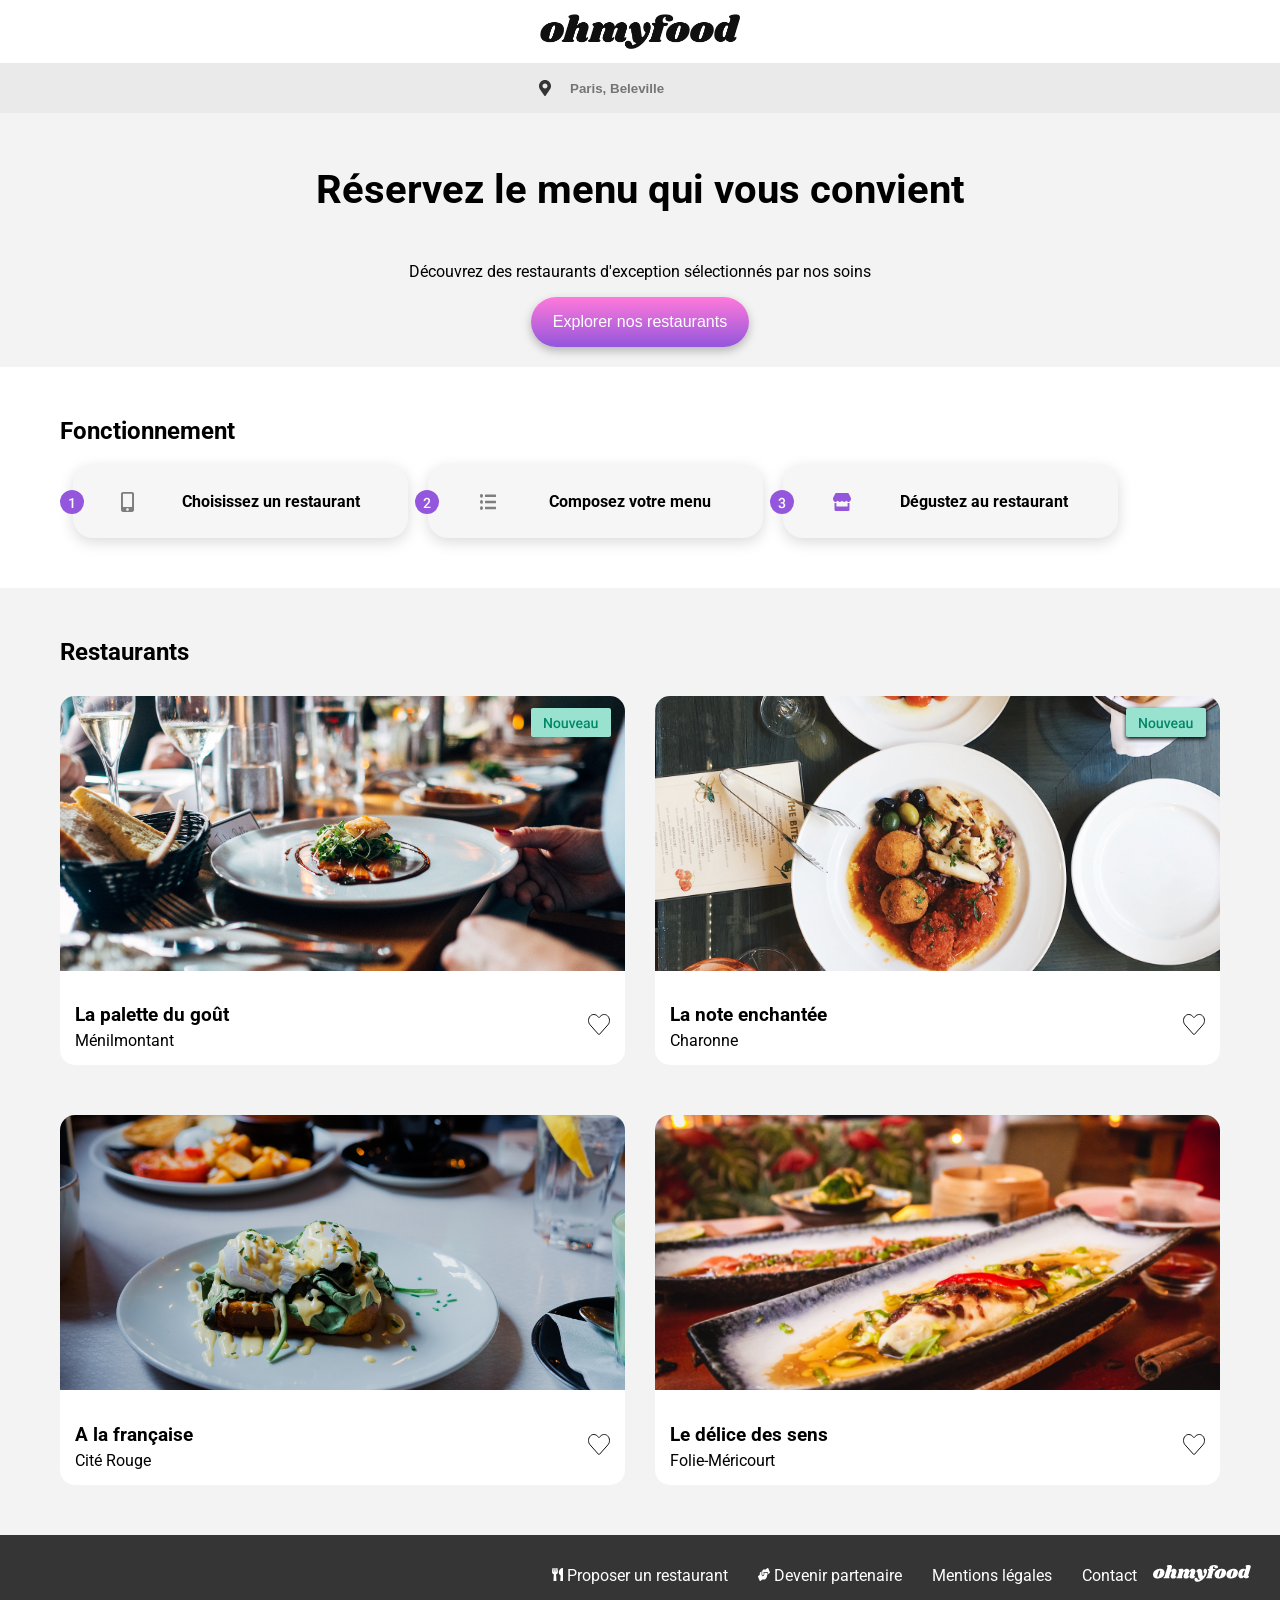
<file: index.html>
<!doctype html>
<html lang="fr">

<head>
  <meta charset="UTF-8">
  <meta name="viewport" content="width=device-width, initial-scale=1.0">

  <link rel="stylesheet" href="SASS/main.css">
  <link rel="preconnect" href="https://fonts.googleapis.com">
  <link rel="preconnect" href="https://fonts.gstatic.com" crossorigin>
  <link href="https://fonts.googleapis.com/css2?family=Roboto:wght@700&display=swap" rel="stylesheet">
  <title>Document</title>
</head>

<body>
  <div class="loader">
    <div class="spinner1"></div>
    <div class="spinner2"></div>
    <div class="spinner3"></div>
  </div>

  <header>
    <img src="assets/logo/ohmyfood.png" alt="ohmyfood">
  </header>
  <main>
    <section class="num-1">
      <form>
        <svg xmlns="http://www.w3.org/2000/svg" width="12" height="16" viewBox="0 0 12 16" fill="none"
          aria-hidden="true">
          <path
            d="M5.38337 15.6772C0.842812 9.09472 0 8.41915 0 6C0 2.68628 2.68628 0 6 0C9.31372 0 12 2.68628 12 6C12 8.41915 11.1572 9.09472 6.61662 15.6772C6.31865 16.1076 5.68131 16.1076 5.38337 15.6772ZM6 8.5C7.38072 8.5 8.5 7.38072 8.5 6C8.5 4.61928 7.38072 3.5 6 3.5C4.61928 3.5 3.5 4.61928 3.5 6C3.5 7.38072 4.61928 8.5 6 8.5Z"
            fill="#353535" />
        </svg>

        <input type="text" placeholder="Paris, Beleville" aria-label="Ville">
      </form>

      <div class="section1">
        <h1 class="titre-accueil">Réservez le menu qui vous convient</h1>
        <p>
          Découvrez des restaurants d'exception sélectionnés par nos soins
        </p>
        <button>Explorer nos restaurants</button>
      </div>
    </section>

    <section class="num-2">
      <div class="fonctionnement">
        <h2>Fonctionnement</h2>

        <div class="options">
          <div class="option">
            <svg class="notif" xmlns="http://www.w3.org/2000/svg" width="24" height="24" viewBox="0 0 24 24" fill="none"
              aria-hidden="true">
              <circle cx="12" cy="12" r="12" fill="#9356DC" />
              <path d="M13.3113 18.0908H11.6355V9.99583L9.16335 10.8406V9.42108L13.0966 7.97381H13.3113V18.0908Z"
                fill="white" />
            </svg>

            <svg class="icone" xmlns="http://www.w3.org/2000/svg" width="14" height="20" viewBox="0 0 14 20" fill="none"
              aria-hidden="true">
              <path
                d="M11.0659 0H1.95281C0.874696 0 0 0.835761 0 1.86589V18.0369C0 19.067 0.874696 19.9028 1.95281 19.9028H11.0659C12.144 19.9028 13.0187 19.067 13.0187 18.0369V1.86589C13.0187 0.835761 12.144 0 11.0659 0ZM6.50937 18.6589C5.78927 18.6589 5.2075 18.103 5.2075 17.4149C5.2075 16.7269 5.78927 16.171 6.50937 16.171C7.22947 16.171 7.81124 16.7269 7.81124 17.4149C7.81124 18.103 7.22947 18.6589 6.50937 18.6589ZM11.0659 14.4606C11.0659 14.7172 10.8462 14.9271 10.5777 14.9271H2.44101C2.1725 14.9271 1.95281 14.7172 1.95281 14.4606V2.33236C1.95281 2.0758 2.1725 1.86589 2.44101 1.86589H10.5777C10.8462 1.86589 11.0659 2.0758 11.0659 2.33236V14.4606Z"
                fill="#7E7E7E" />
            </svg>
            <p><strong>Choisissez un restaurant</strong></p>
          </div>

          <div class="option">
            <svg class="notif" xmlns="http://www.w3.org/2000/svg" width="24" height="24" viewBox="0 0 24 24" fill="none"
              aria-hidden="true">
              <circle cx="12" cy="12" r="12" fill="#9356DC" />
              <path
                d="M15.5341 18.0908H8.75479V16.9344L12.1133 13.2712C12.598 12.7311 12.9419 12.281 13.1451 11.9209C13.3528 11.5562 13.4567 11.1915 13.4567 10.8268C13.4567 10.3467 13.3205 9.9589 13.0481 9.66344C12.7804 9.36799 12.418 9.22026 11.9609 9.22026C11.4162 9.22026 10.9938 9.38645 10.6937 9.71884C10.3936 10.0512 10.2436 10.5059 10.2436 11.083H8.5609C8.5609 10.469 8.6994 9.91735 8.97638 9.428C9.25799 8.93404 9.65732 8.55087 10.1744 8.2785C10.696 8.00613 11.2962 7.86994 11.9748 7.86994C12.9535 7.86994 13.7244 8.11692 14.2876 8.61088C14.8555 9.10023 15.1394 9.77885 15.1394 10.6468C15.1394 11.1499 14.9963 11.6785 14.7101 12.2325C14.4284 12.7819 13.9645 13.4074 13.3182 14.1091L10.853 16.7474H15.5341V18.0908Z"
                fill="#F7F7F7" />
            </svg>

            <svg class="icone" xmlns="http://www.w3.org/2000/svg" width="16" height="16" viewBox="0 0 16 16" fill="none"
              aria-hidden="true">
              <path
                d="M1.5 0C1.20333 0 0.913319 0.107749 0.666645 0.309621C0.419972 0.511493 0.227713 0.798421 0.114181 1.13412C0.000649929 1.46982 -0.0290551 1.83922 0.0288228 2.1956C0.0867006 2.55197 0.229562 2.87933 0.439341 3.13626C0.649119 3.3932 0.916394 3.56817 1.20737 3.63906C1.49834 3.70995 1.79994 3.67356 2.07403 3.53451C2.34811 3.39546 2.58238 3.15999 2.74721 2.85786C2.91203 2.55574 3 2.20054 3 1.83718C3 1.34993 2.84197 0.882636 2.56066 0.538098C2.27936 0.19356 1.89783 0 1.5 0ZM1.5 6.12393C1.20333 6.12393 0.913319 6.23168 0.666645 6.43355C0.419972 6.63543 0.227713 6.92235 0.114181 7.25805C0.000649929 7.59376 -0.0290551 7.96315 0.0288228 8.31953C0.0867006 8.67591 0.229562 9.00326 0.439341 9.2602C0.649119 9.51713 0.916394 9.6921 1.20737 9.76299C1.49834 9.83388 1.79994 9.7975 2.07403 9.65845C2.34811 9.51939 2.58238 9.28392 2.74721 8.9818C2.91203 8.67967 3 8.32447 3 7.96111C3 7.47386 2.84197 7.00657 2.56066 6.66203C2.27936 6.31749 1.89783 6.12393 1.5 6.12393ZM1.5 12.2479C1.20333 12.2479 0.913319 12.3556 0.666645 12.5575C0.419972 12.7594 0.227713 13.0463 0.114181 13.382C0.000649929 13.7177 -0.0290551 14.0871 0.0288228 14.4435C0.0867006 14.7998 0.229562 15.1272 0.439341 15.3841C0.649119 15.6411 0.916394 15.816 1.20737 15.8869C1.49834 15.9578 1.79994 15.9214 2.07403 15.7824C2.34811 15.6433 2.58238 15.4079 2.74721 15.1057C2.91203 14.8036 3 14.4484 3 14.085C3 13.5978 2.84197 13.1305 2.56066 12.786C2.27936 12.4414 1.89783 12.2479 1.5 12.2479ZM15.5 12.8603H5.5C5.36739 12.8603 5.24022 12.9248 5.14645 13.0396C5.05268 13.1545 5 13.3102 5 13.4727V14.6974C5 14.8599 5.05268 15.0156 5.14645 15.1305C5.24022 15.2453 5.36739 15.3098 5.5 15.3098H15.5C15.6326 15.3098 15.7598 15.2453 15.8536 15.1305C15.9473 15.0156 16 14.8599 16 14.6974V13.4727C16 13.3102 15.9473 13.1545 15.8536 13.0396C15.7598 12.9248 15.6326 12.8603 15.5 12.8603ZM15.5 0.612393H5.5C5.36739 0.612393 5.24022 0.676913 5.14645 0.791759C5.05268 0.906605 5 1.06237 5 1.22479V2.44957C5 2.61199 5.05268 2.76775 5.14645 2.8826C5.24022 2.99745 5.36739 3.06197 5.5 3.06197H15.5C15.6326 3.06197 15.7598 2.99745 15.8536 2.8826C15.9473 2.76775 16 2.61199 16 2.44957V1.22479C16 1.06237 15.9473 0.906605 15.8536 0.791759C15.7598 0.676913 15.6326 0.612393 15.5 0.612393ZM15.5 6.73633H5.5C5.36739 6.73633 5.24022 6.80085 5.14645 6.91569C5.05268 7.03054 5 7.1863 5 7.34872V8.57351C5 8.73592 5.05268 8.89169 5.14645 9.00653C5.24022 9.12138 5.36739 9.1859 5.5 9.1859H15.5C15.6326 9.1859 15.7598 9.12138 15.8536 9.00653C15.9473 8.89169 16 8.73592 16 8.57351V7.34872C16 7.1863 15.9473 7.03054 15.8536 6.91569C15.7598 6.80085 15.6326 6.73633 15.5 6.73633Z"
                fill="#7E7E7E" />
            </svg>
            <p><strong>Composez votre menu</strong></p>
          </div>

          <div class="option">
            <svg class="notif" xmlns="http://www.w3.org/2000/svg" width="24" height="24" viewBox="0 0 24 24" fill="none"
              aria-hidden="true">
              <circle cx="12" cy="12" r="12" fill="#9356DC" />
              <path
                d="M10.7006 12.2812H11.7255C12.2425 12.2766 12.6511 12.1427 12.9512 11.8796C13.2559 11.6165 13.4082 11.2356 13.4082 10.737C13.4082 10.2569 13.2813 9.88528 13.0273 9.62214C12.7781 9.35438 12.3949 9.2205 11.8778 9.2205C11.4254 9.2205 11.0538 9.35207 10.763 9.61521C10.4721 9.87373 10.3267 10.213 10.3267 10.6331H8.644C8.644 10.1161 8.78018 9.64522 9.05256 9.2205C9.32955 8.79579 9.71271 8.46571 10.2021 8.23027C10.696 7.99021 11.2477 7.87018 11.8571 7.87018C12.8635 7.87018 13.6529 8.12409 14.2253 8.6319C14.8024 9.1351 15.0909 9.8368 15.0909 10.737C15.0909 11.1894 14.9455 11.6165 14.6547 12.0181C14.3684 12.4151 13.9968 12.7152 13.5398 12.9183C14.0938 13.1076 14.5138 13.4053 14.8001 13.8116C15.0909 14.2178 15.2363 14.7026 15.2363 15.2658C15.2363 16.1706 14.9247 16.8908 14.3015 17.4263C13.6829 17.9618 12.8681 18.2296 11.8571 18.2296C10.8876 18.2296 10.0936 17.971 9.47496 17.454C8.85636 16.9369 8.54705 16.2491 8.54705 15.3904H10.2298C10.2298 15.8336 10.3775 16.1937 10.6729 16.4707C10.973 16.7477 11.3746 16.8862 11.8778 16.8862C12.3995 16.8862 12.8104 16.7477 13.1104 16.4707C13.4105 16.1937 13.5605 15.7921 13.5605 15.2658C13.5605 14.7349 13.4036 14.3263 13.0897 14.0401C12.7757 13.7539 12.3095 13.6108 11.6909 13.6108H10.7006V12.2812Z"
                fill="white" />
            </svg>

            <svg class="icone" xmlns="http://www.w3.org/2000/svg" width="18" height="18" viewBox="0 0 18 18" fill="none"
              aria-hidden="true">
              <path
                d="M17.5914 4.14926L15.6947 0.52478C15.5252 0.199417 15.2242 0 14.9027 0H3.09613C2.77466 0 2.47365 0.199417 2.30415 0.52478L0.407495 4.14926C-0.571518 6.02098 0.296443 8.62389 2.12588 8.92127C2.25739 8.94226 2.39182 8.95275 2.52625 8.95275C3.39129 8.95275 4.15697 8.49794 4.683 7.79474C5.20904 8.49794 5.97764 8.95275 6.83976 8.95275C7.70479 8.95275 8.47047 8.49794 8.99651 7.79474C9.52254 8.49794 10.2911 8.95275 11.1533 8.95275C12.0183 8.95275 12.784 8.49794 13.31 7.79474C13.839 8.49794 14.6046 8.95275 15.4668 8.95275C15.6041 8.95275 15.7356 8.94226 15.8671 8.92127C17.7024 8.62739 18.5733 6.02448 17.5914 4.14926ZM15.4726 10.0758C15.1804 10.0758 14.891 10.0233 14.6105 9.94284V13.4344H3.38837V9.94284C3.10782 10.0198 2.8185 10.0758 2.52625 10.0758C2.35091 10.0758 2.17264 10.0618 2.00022 10.0338C1.83656 10.0058 1.67583 9.96033 1.52094 9.90786V16.793C1.52094 17.4122 1.93885 17.9125 2.45612 17.9125H15.5486C16.0659 17.9125 16.4838 17.4122 16.4838 16.793V9.90786C16.326 9.96383 16.1681 10.0093 16.0045 10.0338C15.8262 10.0618 15.6509 10.0758 15.4726 10.0758Z"
                fill="#9356DC" />
            </svg>
            <p><strong>Dégustez au restaurant</strong></p>
          </div>
        </div>
      </div>
    </section>

    <section class="num-3">
      <h2>Restaurants</h2>

      <div class="carte-restaurants">

        <div class="carte">

          <a href="menu-la-palette-du-goût.html" class="carte-lien">
            <div class="image-container">
              <img src="restaurants/menilmontant.jpg" alt="">
              <span class="sr-only">Nouveau restaurant</span>
              <svg class="nouveau" xmlns="http://www.w3.org/2000/svg" width="88" height="37" viewBox="0 0 88 37"
                fill="none" aria-hidden="true">
                <g filter="url(#filter0_d_335233_92)">
                  <rect x="4" y="2" width="80" height="29" rx="2" fill="#99E2D0" />
                </g>
                <path
                  d="M24.9067 12.0469V22H23.1909L18.727 14.8701V22H17.0112V12.0469H18.727L23.2045 19.1904V12.0469H24.9067ZM26.4721 18.3838V18.2266C26.4721 17.6934 26.5496 17.1989 26.7045 16.7432C26.8595 16.2829 27.0828 15.8841 27.3744 15.5469C27.6707 15.2051 28.0307 14.9408 28.4545 14.7539C28.8829 14.5625 29.366 14.4668 29.9037 14.4668C30.4461 14.4668 30.9291 14.5625 31.353 14.7539C31.7813 14.9408 32.1437 15.2051 32.4399 15.5469C32.7361 15.8841 32.9617 16.2829 33.1166 16.7432C33.2716 17.1989 33.3491 17.6934 33.3491 18.2266V18.3838C33.3491 18.917 33.2716 19.4115 33.1166 19.8672C32.9617 20.3229 32.7361 20.7217 32.4399 21.0635C32.1437 21.4007 31.7836 21.665 31.3598 21.8564C30.936 22.0433 30.4552 22.1367 29.9174 22.1367C29.3751 22.1367 28.8897 22.0433 28.4614 21.8564C28.0375 21.665 27.6775 21.4007 27.3813 21.0635C27.0851 20.7217 26.8595 20.3229 26.7045 19.8672C26.5496 19.4115 26.4721 18.917 26.4721 18.3838ZM28.1196 18.2266V18.3838C28.1196 18.7165 28.1537 19.0309 28.2221 19.3271C28.2905 19.6234 28.3976 19.8831 28.5434 20.1064C28.6892 20.3298 28.8761 20.5052 29.1039 20.6328C29.3318 20.7604 29.603 20.8242 29.9174 20.8242C30.2228 20.8242 30.4871 20.7604 30.7104 20.6328C30.9383 20.5052 31.1251 20.3298 31.2709 20.1064C31.4168 19.8831 31.5239 19.6234 31.5922 19.3271C31.6651 19.0309 31.7016 18.7165 31.7016 18.3838V18.2266C31.7016 17.8984 31.6651 17.5885 31.5922 17.2969C31.5239 17.0007 31.4145 16.7386 31.2641 16.5107C31.1183 16.2829 30.9314 16.1051 30.7036 15.9775C30.4802 15.8454 30.2136 15.7793 29.9037 15.7793C29.5938 15.7793 29.325 15.8454 29.0971 15.9775C28.8738 16.1051 28.6892 16.2829 28.5434 16.5107C28.3976 16.7386 28.2905 17.0007 28.2221 17.2969C28.1537 17.5885 28.1196 17.8984 28.1196 18.2266ZM39.1801 20.2568V14.6035H40.8344V22H39.2758L39.1801 20.2568ZM39.4125 18.7188L39.9662 18.7051C39.9662 19.2018 39.9116 19.6598 39.8022 20.0791C39.6928 20.4938 39.5242 20.8561 39.2963 21.166C39.0685 21.4714 38.7768 21.7106 38.4213 21.8838C38.0659 22.0524 37.6397 22.1367 37.143 22.1367C36.783 22.1367 36.4526 22.0843 36.1518 21.9795C35.851 21.8747 35.5912 21.7129 35.3725 21.4941C35.1583 21.2754 34.992 20.9906 34.8735 20.6396C34.755 20.2887 34.6957 19.8695 34.6957 19.3818V14.6035H36.3432V19.3955C36.3432 19.6644 36.3751 19.89 36.4389 20.0723C36.5027 20.25 36.5893 20.3936 36.6987 20.5029C36.808 20.6123 36.9356 20.6898 37.0815 20.7354C37.2273 20.7809 37.3823 20.8037 37.5463 20.8037C38.0157 20.8037 38.3849 20.7126 38.6537 20.5303C38.9272 20.3434 39.1209 20.0928 39.2348 19.7783C39.3533 19.4639 39.4125 19.1107 39.4125 18.7188ZM44.9291 20.6943L46.7407 14.6035H48.4496L45.8793 22H44.8129L44.9291 20.6943ZM43.5414 14.6035L45.3871 20.7217L45.476 22H44.4096L41.8256 14.6035H43.5414ZM52.6332 22.1367C52.0864 22.1367 51.5919 22.0479 51.1498 21.8701C50.7123 21.6878 50.3386 21.4349 50.0287 21.1113C49.7234 20.7878 49.4887 20.4072 49.3246 19.9697C49.1606 19.5322 49.0786 19.0605 49.0786 18.5547V18.2812C49.0786 17.7025 49.1629 17.1784 49.3315 16.709C49.5001 16.2396 49.7348 15.8385 50.0356 15.5059C50.3364 15.1686 50.6918 14.9111 51.102 14.7334C51.5121 14.5557 51.9565 14.4668 52.435 14.4668C52.9636 14.4668 53.4262 14.5557 53.8227 14.7334C54.2192 14.9111 54.5473 15.1618 54.8071 15.4854C55.0714 15.8044 55.2674 16.1849 55.395 16.627C55.5271 17.069 55.5932 17.5566 55.5932 18.0898V18.7939H49.8784V17.6113H53.9662V17.4814C53.9571 17.1852 53.8979 16.9072 53.7885 16.6475C53.6837 16.3877 53.5219 16.1781 53.3032 16.0186C53.0844 15.859 52.7927 15.7793 52.4282 15.7793C52.1547 15.7793 51.9109 15.8385 51.6967 15.957C51.4871 16.071 51.3116 16.2373 51.1703 16.4561C51.0291 16.6748 50.9197 16.9391 50.8422 17.249C50.7693 17.5544 50.7328 17.8984 50.7328 18.2812V18.5547C50.7328 18.8783 50.7761 19.179 50.8627 19.457C50.9539 19.7305 51.086 19.9697 51.2592 20.1748C51.4324 20.3799 51.642 20.5417 51.8881 20.6602C52.1342 20.7741 52.4145 20.8311 52.7289 20.8311C53.1254 20.8311 53.4786 20.7513 53.7885 20.5918C54.0984 20.4323 54.3673 20.2067 54.5952 19.915L55.4633 20.7559C55.3038 20.9883 55.0965 21.2116 54.8412 21.4258C54.586 21.6354 54.2739 21.8063 53.9047 21.9385C53.5401 22.0706 53.1163 22.1367 52.6332 22.1367ZM61.0483 20.5166V16.9893C61.0483 16.7249 61.0004 16.4971 60.9047 16.3057C60.809 16.1143 60.6632 15.9661 60.4672 15.8613C60.2758 15.7565 60.0343 15.7041 59.7426 15.7041C59.4737 15.7041 59.2413 15.7497 59.0453 15.8408C58.8494 15.932 58.6967 16.055 58.5873 16.21C58.478 16.3649 58.4233 16.5404 58.4233 16.7363H56.7827C56.7827 16.4447 56.8533 16.1621 56.9946 15.8887C57.1358 15.6152 57.3409 15.3714 57.6098 15.1572C57.8787 14.943 58.2 14.7744 58.5737 14.6514C58.9474 14.5283 59.3666 14.4668 59.8315 14.4668C60.3875 14.4668 60.8797 14.5602 61.308 14.7471C61.741 14.9339 62.0805 15.2165 62.3266 15.5947C62.5773 15.9684 62.7026 16.4378 62.7026 17.0029V20.291C62.7026 20.6283 62.7254 20.9313 62.7709 21.2002C62.8211 21.4645 62.8917 21.6947 62.9828 21.8906V22H61.2944C61.2169 21.8223 61.1554 21.5967 61.1098 21.3232C61.0688 21.0452 61.0483 20.7764 61.0483 20.5166ZM61.2875 17.502L61.3012 18.5205H60.1186C59.8133 18.5205 59.5444 18.5501 59.312 18.6094C59.0795 18.6641 58.8858 18.7461 58.7309 18.8555C58.5759 18.9648 58.4597 19.097 58.3823 19.252C58.3048 19.4069 58.2661 19.5824 58.2661 19.7783C58.2661 19.9743 58.3116 20.1543 58.4028 20.3184C58.4939 20.4779 58.6261 20.6032 58.7993 20.6943C58.977 20.7855 59.1912 20.8311 59.4418 20.8311C59.7791 20.8311 60.073 20.7627 60.3237 20.626C60.5789 20.4847 60.7794 20.3138 60.9252 20.1133C61.0711 19.9082 61.1485 19.7145 61.1577 19.5322L61.6909 20.2637C61.6362 20.4505 61.5427 20.651 61.4106 20.8652C61.2784 21.0794 61.1052 21.2845 60.8911 21.4805C60.6814 21.6719 60.4285 21.8291 60.1323 21.9521C59.8406 22.0752 59.5034 22.1367 59.1205 22.1367C58.6375 22.1367 58.2068 22.041 57.8286 21.8496C57.4503 21.6536 57.1541 21.3916 56.9399 21.0635C56.7257 20.7308 56.6186 20.3548 56.6186 19.9355C56.6186 19.5436 56.6915 19.1973 56.8373 18.8965C56.9877 18.5911 57.2065 18.3359 57.4936 18.1309C57.7853 17.9258 58.1407 17.7708 58.56 17.666C58.9793 17.5566 59.4578 17.502 59.9955 17.502H61.2875ZM68.8754 20.2568V14.6035H70.5297V22H68.9711L68.8754 20.2568ZM69.1078 18.7188L69.6616 18.7051C69.6616 19.2018 69.6069 19.6598 69.4975 20.0791C69.3881 20.4938 69.2195 20.8561 68.9916 21.166C68.7638 21.4714 68.4721 21.7106 68.1166 21.8838C67.7612 22.0524 67.3351 22.1367 66.8383 22.1367C66.4783 22.1367 66.1479 22.0843 65.8471 21.9795C65.5463 21.8747 65.2866 21.7129 65.0678 21.4941C64.8536 21.2754 64.6873 20.9906 64.5688 20.6396C64.4503 20.2887 64.3911 19.8695 64.3911 19.3818V14.6035H66.0385V19.3955C66.0385 19.6644 66.0704 19.89 66.1342 20.0723C66.198 20.25 66.2846 20.3936 66.394 20.5029C66.5034 20.6123 66.631 20.6898 66.7768 20.7354C66.9226 20.7809 67.0776 20.8037 67.2416 20.8037C67.711 20.8037 68.0802 20.7126 68.3491 20.5303C68.6225 20.3434 68.8162 20.0928 68.9301 19.7783C69.0486 19.4639 69.1078 19.1107 69.1078 18.7188Z"
                  fill="#008766" />
                <defs>
                  <filter id="filter0_d_335233_92" x="0" y="0" width="88" height="37" filterUnits="userSpaceOnUse"
                    color-interpolation-filters="sRGB">
                    <feFlood flood-opacity="0" result="BackgroundImageFix" />
                    <feColorMatrix in="SourceAlpha" type="matrix" values="0 0 0 0 0 0 0 0 0 0 0 0 0 0 0 0 0 0 127 0"
                      result="hardAlpha" />
                    <feOffset dy="2" />
                    <feGaussianBlur stdDeviation="2" />
                    <feColorMatrix type="matrix" values="0 0 0 0 0 0 0 0 0 0 0 0 0 0 0 0 0 0 0.15 0" />
                    <feBlend mode="normal" in2="BackgroundImageFix" result="effect1_dropShadow_335233_92" />
                    <feBlend mode="normal" in="SourceGraphic" in2="effect1_dropShadow_335233_92" result="shape" />
                  </filter>
                </defs>
              </svg>
            </div>

            <div class="carte-infos">
              <div class="carte-texte">
                <h3>La palette du goût</h3>
                <p>Ménilmontant</p>
              </div>
            </div>
          </a>

          <!-- Cœur indépendant du lien -->
          <div class="heart">
            <input type="checkbox" id="heart0">

            <label for="heart0">
              <span class="sr-only">Ajouter aux favoris</span>
              <svg class="heart-empty" xmlns="http://www.w3.org/2000/svg" width="22" height="21" viewBox="0 0 22 21"
                fill="none" aria-hidden="true">
                <path
                  d="M12.2207 2.40527C14.1599 0.222558 17.2057 -0.147219 19.3223 1.62402L19.5244 1.80176C22.0187 4.12419 22.1558 8.32368 19.9121 10.8496L11.5977 20.2148C11.2807 20.5716 10.8021 20.5941 10.4648 20.2822L10.3994 20.2148L2.08496 10.8496C-0.0847856 8.40259 -0.0235333 4.38556 2.25 2.02539L2.47656 1.80176C4.53112 -0.108075 7.5843 0.134683 9.58887 2.19922L9.78027 2.40527L10.627 3.35742L11.001 3.77734L11.374 3.35742L12.2207 2.40527Z"
                  stroke="#101010" />
              </svg>

              <svg class="heart-full" xmlns="http://www.w3.org/2000/svg" width="22" height="21" viewBox="0 0 22 21"
                fill="none" aria-hidden="true">
                <path
                  d="M19.865 1.43593C17.5103 -0.753131 14.0083 -0.359381 11.847 2.07343L11.0005 3.02499L10.154 2.07343C7.99701 -0.359381 4.49076 -0.753131 2.13607 1.43593C-0.562363 3.94843 -0.704161 8.45781 1.71068 11.1812L10.0251 20.5469C10.5622 21.1516 11.4345 21.1516 11.9716 20.5469L20.2861 11.1812C22.7052 8.45781 22.5634 3.94843 19.865 1.43593Z"
                  fill="url(#paint0_linear_335233_100)" />
                <defs>
                  <linearGradient id="paint0_linear_335233_100" x1="11.0002" y1="-5.4601" x2="3.43443" y2="27.9923"
                    gradientUnits="userSpaceOnUse">
                    <stop stop-color="#9356DC" />
                    <stop offset="1" stop-color="#FF79DA" />
                  </linearGradient>
                </defs>
              </svg>
            </label>
          </div>

        </div>


        <div class="carte">

          <a href="menu-la-note-enchantee.html" class="carte-lien">
            <div class="image-container">
              <img src="restaurants/charonne.jpg" alt="">
              <span class="sr-only">Nouveau restaurant</span>
              <svg class="nouveau" xmlns="http://www.w3.org/2000/svg" width="88" height="37" viewBox="0 0 88 37"
                fill="none" aria-hidden="true">
                <g filter="url(#filter0_d_335233_92_2)">
                  <rect x="4" y="2" width="80" height="29" rx="2" fill="#99E2D0" />
                </g>
                <path
                  d="M24.9067 12.0469V22H23.1909L18.727 14.8701V22H17.0112V12.0469H18.727L23.2045 19.1904V12.0469H24.9067ZM26.4721 18.3838V18.2266C26.4721 17.6934 26.5496 17.1989 26.7045 16.7432C26.8595 16.2829 27.0828 15.8841 27.3744 15.5469C27.6707 15.2051 28.0307 14.9408 28.4545 14.7539C28.8829 14.5625 29.366 14.4668 29.9037 14.4668C30.4461 14.4668 30.9291 14.5625 31.353 14.7539C31.7813 14.9408 32.1437 15.2051 32.4399 15.5469C32.7361 15.8841 32.9617 16.2829 33.1166 16.7432C33.2716 17.1989 33.3491 17.6934 33.3491 18.2266V18.3838C33.3491 18.917 33.2716 19.4115 33.1166 19.8672C32.9617 20.3229 32.7361 20.7217 32.4399 21.0635C32.1437 21.4007 31.7836 21.665 31.3598 21.8564C30.936 22.0433 30.4552 22.1367 29.9174 22.1367C29.3751 22.1367 28.8897 22.0433 28.4614 21.8564C28.0375 21.665 27.6775 21.4007 27.3813 21.0635C27.0851 20.7217 26.8595 20.3229 26.7045 19.8672C26.5496 19.4115 26.4721 18.917 26.4721 18.3838ZM28.1196 18.2266V18.3838C28.1196 18.7165 28.1537 19.0309 28.2221 19.3271C28.2905 19.6234 28.3976 19.8831 28.5434 20.1064C28.6892 20.3298 28.8761 20.5052 29.1039 20.6328C29.3318 20.7604 29.603 20.8242 29.9174 20.8242C30.2228 20.8242 30.4871 20.7604 30.7104 20.6328C30.9383 20.5052 31.1251 20.3298 31.2709 20.1064C31.4168 19.8831 31.5239 19.6234 31.5922 19.3271C31.6651 19.0309 31.7016 18.7165 31.7016 18.3838V18.2266C31.7016 17.8984 31.6651 17.5885 31.5922 17.2969C31.5239 17.0007 31.4145 16.7386 31.2641 16.5107C31.1183 16.2829 30.9314 16.1051 30.7036 15.9775C30.4802 15.8454 30.2136 15.7793 29.9037 15.7793C29.5938 15.7793 29.325 15.8385 29.0971 15.9775C28.8738 16.1051 28.6892 16.2373 28.5434 16.5107C28.3976 16.7386 28.2905 17.0007 28.2221 17.2969C28.1537 17.5544 28.1196 17.8984 28.1196 18.2266ZM39.1801 20.2568V14.6035H40.8344V22H39.2758L39.1801 20.2568ZM39.4125 18.7188L39.9662 18.7051C39.9662 19.2018 39.9116 19.6598 39.8022 20.0791C39.6928 20.4938 39.5242 20.8561 39.2963 21.166C39.0685 21.4714 38.7768 21.7106 38.4213 21.8838C38.0659 22.0524 37.6397 22.1367 37.143 22.1367C36.783 22.1367 36.4526 22.0843 36.1518 21.9795C35.851 21.8747 35.5912 21.7129 35.3725 21.4941C35.1583 21.2754 34.992 20.9906 34.8735 20.6396C34.755 20.2887 34.6957 19.8695 34.6957 19.3818V14.6035H36.3432V19.3955C36.3432 19.6644 36.3751 19.89 36.4389 20.0723C36.5027 20.25 36.5893 20.3936 36.6987 20.5029C36.808 20.6123 36.9356 20.6898 37.0815 20.7354C37.2273 20.7809 37.3823 20.8037 37.5463 20.8037C38.0157 20.8037 38.3849 20.7126 38.6537 20.5303C38.9272 20.3434 39.1209 20.0928 39.2348 19.7783C39.3533 19.4639 39.4125 19.1107 39.4125 18.7188ZM44.9291 20.6943L46.7407 14.6035H48.4496L45.8793 22H44.8129L44.9291 20.6943ZM43.5414 14.6035L45.3871 20.7217L45.476 22H44.4096L41.8256 14.6035H43.5414ZM52.6332 22.1367C52.0864 22.1367 51.5919 22.0479 51.1498 21.8701C50.7123 21.6878 50.3386 21.4349 50.0287 21.1113C49.7234 20.7878 49.4887 20.4072 49.3246 19.9697C49.1606 19.5322 49.0786 19.0605 49.0786 18.5547V18.2812C49.0786 17.7025 49.1629 17.1784 49.3315 16.709C49.5001 16.2396 49.7348 15.8385 50.0356 15.5059C50.3364 15.1686 50.6918 14.9111 51.102 14.7334C51.5121 14.5557 51.9565 14.4668 52.435 14.4668C52.9636 14.4668 53.4262 14.5557 53.8227 14.7334C54.2192 14.9111 54.5473 15.1618 54.8071 15.4854C55.0714 15.8044 55.2674 16.1849 55.395 16.627C55.5271 17.069 55.5932 17.5566 55.5932 18.0898V18.7939H49.8784V17.6113H53.9662V17.4814C53.9571 17.1852 53.8979 16.9072 53.7885 16.6475C53.6837 16.3877 53.5219 16.1781 53.3032 16.0186C53.0844 15.859 52.7927 15.7793 52.4282 15.7793C52.1547 15.7793 51.9109 15.8385 51.6967 15.957C51.4871 16.071 51.3116 16.2373 51.1703 16.4561C51.0291 16.6748 50.9197 16.9391 50.8422 17.249C50.7693 17.5544 50.7328 17.8984 50.7328 18.2812V18.5547C50.7328 18.8783 50.7761 19.179 50.8627 19.457C50.9539 19.7305 51.086 19.9697 51.2592 20.1748C51.4324 20.3799 51.642 20.5417 51.8881 20.6602C52.1342 20.7741 52.4145 20.8311 52.7289 20.8311C53.1254 20.8311 53.4786 20.7513 53.7885 20.5918C54.0984 20.4323 54.3673 20.2067 54.5952 19.915L55.4633 20.7559C55.3038 20.9883 55.0965 21.2116 54.8412 21.4258C54.586 21.6354 54.2739 21.8063 53.9047 21.9385C53.5401 22.0706 53.1163 22.1367 52.6332 22.1367ZM61.0483 20.5166V16.9893C61.0483 16.7249 61.0004 16.4971 60.9047 16.3057C60.809 16.1143 60.6632 15.9661 60.4672 15.8613C60.2758 15.7565 60.0343 15.7041 59.7426 15.7041C59.4737 15.7041 59.2413 15.7497 59.0453 15.8408C58.8494 15.932 58.6967 16.055 58.5873 16.21C58.478 16.3649 58.4233 16.5404 58.4233 16.7363H56.7827C56.7827 16.4447 56.8533 16.1621 56.9946 15.8887C57.1358 15.6152 57.3409 15.3714 57.6098 15.1572C57.8787 14.943 58.2 14.7744 58.5737 14.6514C58.9474 14.5283 59.3666 14.4668 59.8315 14.4668C60.3875 14.4668 60.8797 14.5602 61.308 14.7471C61.741 14.9339 62.0805 15.2165 62.3266 15.5947C62.5773 15.9684 62.7026 16.4378 62.7026 17.0029V20.291C62.7026 20.6283 62.7254 20.9313 62.7709 21.2002C62.8211 21.4645 62.8917 21.6947 62.9828 21.8906V22H61.2944C61.2169 21.8223 61.1554 21.5967 61.1098 21.3232C61.0688 21.0452 61.0483 20.7764 61.0483 20.5166ZM61.2875 17.502L61.3012 18.5205H60.1186C59.8133 18.5205 59.5444 18.5501 59.312 18.6094C59.0795 18.6641 58.8858 18.7461 58.7309 18.8555C58.5759 18.9648 58.4597 19.097 58.3823 19.252C58.3048 19.4069 58.2661 19.5824 58.2661 19.7783C58.2661 19.9743 58.3116 20.1543 58.4028 20.3184C58.4939 20.4779 58.6261 20.6032 58.7993 20.6943C58.977 20.7855 59.1912 20.8311 59.4418 20.8311C59.7791 20.8311 60.073 20.7627 60.3237 20.626C60.5789 20.4847 60.7794 20.3138 60.9252 20.1133C61.0711 19.9082 61.1485 19.7145 61.1577 19.5322L61.6909 20.2637C61.6362 20.4505 61.5427 20.651 61.4106 20.8652C61.2784 21.0794 61.1052 21.2845 60.8911 21.4805C60.6814 21.6719 60.4285 21.8291 60.1323 21.9521C59.8406 22.0752 59.5034 22.1367 59.1205 22.1367C58.6375 22.1367 58.2068 22.041 57.8286 21.8496C57.4503 21.6536 57.1541 21.3916 56.9399 21.0635C56.7257 20.7308 56.6186 20.3548 56.6186 19.9355C56.6186 19.5436 56.6915 19.1973 56.8373 18.8965C56.9877 18.5911 57.2065 18.3359 57.4936 18.1309C57.7853 17.9258 58.1407 17.7708 58.56 17.666C58.9793 17.5566 59.4578 17.502 59.9955 17.502H61.2875ZM68.8754 20.2568V14.6035H70.5297V22H68.9711L68.8754 20.2568ZM69.1078 18.7188L69.6616 18.7051C69.6616 19.2018 69.6069 19.6598 69.4975 20.0791C69.3881 20.4938 69.2195 20.8561 68.9916 21.166C68.7638 21.4714 68.4721 21.7106 68.1166 21.8838C67.7612 22.0524 67.3351 22.1367 66.8383 22.1367C66.4783 22.1367 66.1479 22.0843 65.8471 21.9795C65.5463 21.8747 65.2866 21.7129 65.0678 21.4941C64.8536 21.2754 64.6873 20.9906 64.5688 20.6396C64.4503 20.2887 64.3911 19.8695 64.3911 19.3818V14.6035H66.0385V19.3955C66.0385 19.6644 66.0704 19.89 66.1342 20.0723C66.198 20.25 66.2846 20.3936 66.394 20.5029C66.5034 20.6123 66.631 20.6898 66.7768 20.7354C66.9226 20.7809 67.0776 20.8037 67.2416 20.8037C67.711 20.8037 68.0802 20.7126 68.3491 20.5303C68.6225 20.3434 68.8162 20.0928 68.9301 19.7783C69.0486 19.4639 69.1078 19.1107 69.1078 18.7188Z"
                  fill="#008766" />
                <defs>
                  <filter id="filter0_d_335233_92_2" x="0" y="0" width="88" height="37" filterUnits="userSpaceOnUse"
                    color-interpolation-filters="sRGB">
                    <feFlood flood-opacity="0" result="BackgroundImageFix" />
                    <feColorMatrix in="SourceAlpha" type="matrix" values="0 0 0 0 0 0 0 0 0 0 0 0 0 0 0 0 0 0 127 0"
                      result="hardAlpha" />
                    <feOffset dy="2" />
                    <feGaussianBlur stdDeviation="2" />
                    <feColorMatrix type="matrix" values="0 0 0 0 0 0 0 0 0 0 0 0 0 0 0 0 0 0.15 0" />
                    <feBlend mode="normal" in2="BackgroundImageFix" result="effect1_dropShadow_335233_92" />
                    <feBlend mode="normal" in="SourceGraphic" in2="effect1_dropShadow_335233_92" result="shape" />
                  </filter>
                </defs>
              </svg>
            </div>

            <div class="carte-infos">
              <div class="carte-texte">
                <h3>La note enchantée</h3>
                <p>Charonne</p>
              </div>
            </div>
          </a>

          <!-- Cœur indépendant du lien -->
          <div class="heart">
            <input type="checkbox" id="heart1">

            <label for="heart1">
              <span class="sr-only">Ajouter aux favoris</span>
              <svg class="heart-empty" xmlns="http://www.w3.org/2000/svg" width="22" height="21" viewBox="0 0 22 21"
                fill="none" aria-hidden="true">
                <path
                  d="M12.2207 2.40527C14.1599 0.222558 17.2057 -0.147219 19.3223 1.62402L19.5244 1.80176C22.0187 4.12419 22.1558 8.32368 19.9121 10.8496L11.5977 20.2148C11.2807 20.5716 10.8021 20.5941 10.4648 20.2822L10.3994 20.2148L2.08496 10.8496C-0.0847856 8.40259 -0.0235333 4.38556 2.25 2.02539L2.47656 1.80176C4.53112 -0.108075 7.5843 0.134683 9.58887 2.19922L9.78027 2.40527L10.627 3.35742L11.001 3.77734L11.374 3.35742L12.2207 2.40527Z"
                  stroke="#101010" />
              </svg>

              <svg class="heart-full" xmlns="http://www.w3.org/2000/svg" width="22" height="21" viewBox="0 0 22 21"
                fill="none" aria-hidden="true">
                <path
                  d="M19.865 1.43593C17.5103 -0.753131 14.0083 -0.359381 11.847 2.07343L11.0005 3.02499L10.154 2.07343C7.99701 -0.359381 4.49076 -0.753131 2.13607 1.43593C-0.562363 3.94843 -0.704161 8.45781 1.71068 11.1812L10.0251 20.5469C10.5622 21.1516 11.4345 21.1516 11.9716 20.5469L20.2861 11.1812C22.7052 8.45781 22.5634 3.94843 19.865 1.43593Z"
                  fill="url(#paint0_linear_335233_100_2)" />
                <defs>
                  <linearGradient id="paint0_linear_335233_100_2" x1="11.0002" y1="-5.4601" x2="3.43443" y2="27.9923"
                    gradientUnits="userSpaceOnUse">
                    <stop stop-color="#9356DC" />
                    <stop offset="1" stop-color="#FF79DA" />
                  </linearGradient>
                </defs>
              </svg>
            </label>
          </div>

        </div>

        <div class="carte">

          <a href="menu-a-la-francaise.html" class="carte-lien">
            <div class="image-container">
              <img src="restaurants/cite_rouge.jpg" alt="">
            </div>

            <div class="carte-infos">
              <div class="carte-texte">
                <h3>A la française</h3>
                <p>Cité Rouge</p>
              </div>
            </div>
          </a>

          <!-- Cœur indépendant du lien -->
          <div class="heart">
            <input type="checkbox" id="heart2">

            <label for="heart2">
              <span class="sr-only">Ajouter aux favoris</span>
              <svg class="heart-empty" xmlns="http://www.w3.org/2000/svg" width="22" height="21" viewBox="0 0 22 21"
                fill="none" aria-hidden="true">
                <path
                  d="M12.2207 2.40527C14.1599 0.222558 17.2057 -0.147219 19.3223 1.62402L19.5244 1.80176C22.0187 4.12419 22.1558 8.32368 19.9121 10.8496L11.5977 20.2148C11.2807 20.5716 10.8021 20.5941 10.4648 20.2822L10.3994 20.2148L2.08496 10.8496C-0.0847856 8.40259 -0.0235333 4.38556 2.25 2.02539L2.47656 1.80176C4.53112 -0.108075 7.5843 0.134683 9.58887 2.19922L9.78027 2.40527L10.627 3.35742L11.001 3.77734L11.374 3.35742L12.2207 2.40527Z"
                  stroke="#101010" />
              </svg>

              <svg class="heart-full" xmlns="http://www.w3.org/2000/svg" width="22" height="21" viewBox="0 0 22 21"
                fill="none" aria-hidden="true">
                <path
                  d="M19.865 1.43593C17.5103 -0.753131 14.0083 -0.359381 11.847 2.07343L11.0005 3.02499L10.154 2.07343C7.99701 -0.359381 4.49076 -0.753131 2.13607 1.43593C-0.562363 3.94843 -0.704161 8.45781 1.71068 11.1812L10.0251 20.5469C10.5622 21.1516 11.4345 21.1516 11.9716 20.5469L20.2861 11.1812C22.7052 8.45781 22.5634 3.94843 19.865 1.43593Z"
                  fill="url(#paint0_linear_335233_100)" />
                <defs>
                  <linearGradient id="paint0_linear_335233_100_3" x1="11.0002" y1="-5.4601" x2="3.43443" y2="27.9923"
                    gradientUnits="userSpaceOnUse">
                    <stop stop-color="#9356DC" />
                    <stop offset="1" stop-color="#FF79DA" />
                  </linearGradient>
                </defs>
              </svg>
            </label>
          </div>

        </div>

        <div class="carte">

          <a href="menu-le-delice-des-sens.html" class="carte-lien">
            <div class="image-container">
              <img src="restaurants/folie_mericourt.jpg" alt="">
            </div>

            <div class="carte-infos">
              <div class="carte-texte">
                <h3>Le délice des sens</h3>
                <p>Folie-Méricourt</p>
              </div>
            </div>
          </a>

          <!-- Cœur indépendant du lien -->
          <div class="heart">
            <input type="checkbox" id="heart3">

            <label for="heart3">
              <span class="sr-only">Ajouter aux favoris</span>
              <svg class="heart-empty" xmlns="http://www.w3.org/2000/svg" width="22" height="21" viewBox="0 0 22 21"
                fill="none" aria-hidden="true">
                <path
                  d="M12.2207 2.40527C14.1599 0.222558 17.2057 -0.147219 19.3223 1.62402L19.5244 1.80176C22.0187 4.12419 22.1558 8.32368 19.9121 10.8496L11.5977 20.2148C11.2807 20.5716 10.8021 20.5941 10.4648 20.2822L10.3994 20.2148L2.08496 10.8496C-0.0847856 8.40259 -0.0235333 4.38556 2.25 2.02539L2.47656 1.80176C4.53112 -0.108075 7.5843 0.134683 9.58887 2.19922L9.78027 2.40527L10.627 3.35742L11.001 3.77734L11.374 3.35742L12.2207 2.40527Z"
                  stroke="#101010" />
              </svg>

              <svg class="heart-full" xmlns="http://www.w3.org/2000/svg" width="22" height="21" viewBox="0 0 22 21"
                fill="none" aria-hidden="true">
                <path
                  d="M19.865 1.43593C17.5103 -0.753131 14.0083 -0.359381 11.847 2.07343L11.0005 3.02499L10.154 2.07343C7.99701 -0.359381 4.49076 -0.753131 2.13607 1.43593C-0.562363 3.94843 -0.704161 8.45781 1.71068 11.1812L10.0251 20.5469C10.5622 21.1516 11.4345 21.1516 11.9716 20.5469L20.2861 11.1812C22.7052 8.45781 22.5634 3.94843 19.865 1.43593Z"
                  fill="url(#paint0_linear_335233_100)" />
                <defs>
                  <linearGradient id="paint0_linear_335233_100_4" x1="11.0002" y1="-5.4601" x2="3.43443" y2="27.9923"
                    gradientUnits="userSpaceOnUse">
                    <stop stop-color="#9356DC" />
                    <stop offset="1" stop-color="#FF79DA" />
                  </linearGradient>
                </defs>
              </svg>
            </label>
          </div>

        </div>
      </div>
    </section>
  </main>
  <footer>
    <div class="footer-container">
      <div>
        <svg xmlns="http://www.w3.org/2000/svg" width="98" height="17" viewBox="0 0 98 17" fill="none" role="img"
          aria-label="Ohmyfood">
          <path
            d="M6.78595 3.78C8.41795 3.78 9.61795 4.11 10.3859 4.77C11.1659 5.43 11.5559 6.294 11.5559 7.362C11.5559 7.722 11.5079 8.124 11.4119 8.568C11.1839 9.552 10.7579 10.416 10.1339 11.16C9.50995 11.892 8.74195 12.462 7.82995 12.87C6.92995 13.266 5.95195 13.464 4.89595 13.464C3.22795 13.464 1.99195 13.134 1.18795 12.474C0.395946 11.802 -5.36982e-05 10.914 -5.36982e-05 9.81C-5.36982e-05 9.438 0.0479463 9.024 0.143946 8.568C0.371946 7.632 0.803946 6.804 1.43995 6.084C2.08795 5.352 2.87395 4.788 3.79795 4.392C4.73395 3.984 5.72995 3.78 6.78595 3.78ZM6.73195 5.382C6.47995 5.382 6.20995 5.61 5.92195 6.066C5.64595 6.51 5.31595 7.356 4.93195 8.604C4.54795 9.852 4.35595 10.728 4.35595 11.232C4.35595 11.496 4.39795 11.676 4.48195 11.772C4.56595 11.856 4.67995 11.898 4.82395 11.898C5.07595 11.922 5.33395 11.706 5.59795 11.25C5.87395 10.794 6.21595 9.906 6.62395 8.586C6.99595 7.422 7.18195 6.576 7.18195 6.048C7.18195 5.796 7.13995 5.622 7.05595 5.526C6.98395 5.43 6.87595 5.382 6.73195 5.382ZM22.3149 10.818C22.2909 10.866 22.2789 10.938 22.2789 11.034C22.2789 11.118 22.2969 11.184 22.3329 11.232C22.3809 11.28 22.4409 11.304 22.5129 11.304C22.6569 11.304 22.7769 11.244 22.8729 11.124C22.9809 10.992 23.0529 10.926 23.0889 10.926C23.1489 10.926 23.1969 10.968 23.2329 11.052C23.2689 11.124 23.2869 11.214 23.2869 11.322C23.2989 11.67 23.1849 12.012 22.9449 12.348C22.7049 12.672 22.3509 12.942 21.8829 13.158C21.4269 13.362 20.8749 13.464 20.2269 13.464C19.4349 13.464 18.8049 13.284 18.3369 12.924C17.8689 12.552 17.6289 12.06 17.6169 11.448C17.6169 11.004 17.7249 10.506 17.9409 9.954L18.9309 7.362C18.9909 7.206 19.0209 7.08 19.0209 6.984C19.0209 6.828 18.9669 6.708 18.8589 6.624C18.7629 6.528 18.6429 6.48 18.4989 6.48C18.2709 6.48 18.0369 6.588 17.7969 6.804C17.5689 7.008 17.3829 7.344 17.2389 7.812V7.776L16.1049 11.43C16.0689 11.574 16.0509 11.7 16.0509 11.808C16.0509 11.964 16.0809 12.09 16.1409 12.186C16.2009 12.27 16.2849 12.354 16.3929 12.438C16.4769 12.522 16.5369 12.594 16.5729 12.654C16.6089 12.702 16.6149 12.768 16.5909 12.852C16.5309 13.008 16.4109 13.122 16.2309 13.194C16.0509 13.266 15.7749 13.302 15.4029 13.302H11.2989C10.9869 13.302 10.7589 13.254 10.6149 13.158C10.4709 13.05 10.4229 12.912 10.4709 12.744C10.5189 12.6 10.6449 12.474 10.8489 12.366C11.0289 12.27 11.1789 12.156 11.2989 12.024C11.4189 11.892 11.5209 11.682 11.6049 11.394L14.3409 2.412C14.3769 2.304 14.3949 2.214 14.3949 2.142C14.3949 2.01 14.3589 1.902 14.2869 1.818C14.2269 1.734 14.1429 1.65 14.0349 1.566C13.9149 1.47 13.8249 1.386 13.7649 1.314C13.7169 1.242 13.7109 1.146 13.7469 1.026C13.8189 0.750001 14.1969 0.510001 14.8809 0.306001C15.5649 0.102001 16.2789 1.54972e-06 17.0229 1.54972e-06C17.7189 1.54972e-06 18.2289 0.132002 18.5529 0.396002C18.8889 0.660001 19.0569 1.02 19.0569 1.476C19.0569 1.74 19.0149 1.998 18.9309 2.25L17.9589 5.418C18.4269 4.806 18.9189 4.38 19.4349 4.14C19.9629 3.9 20.5329 3.78 21.1449 3.78C21.8769 3.78 22.4649 4.002 22.9089 4.446C23.3649 4.89 23.5929 5.466 23.5929 6.174C23.5929 6.546 23.5329 6.912 23.4129 7.272L22.3149 10.818ZM41.1782 10.818C41.1542 10.866 41.1422 10.938 41.1422 11.034C41.1422 11.118 41.1602 11.184 41.1962 11.232C41.2442 11.28 41.3042 11.304 41.3762 11.304C41.5202 11.304 41.6402 11.244 41.7362 11.124C41.8442 10.992 41.9162 10.926 41.9522 10.926C42.0122 10.926 42.0602 10.968 42.0962 11.052C42.1322 11.124 42.1502 11.214 42.1502 11.322C42.1622 11.67 42.0482 12.012 41.8082 12.348C41.5682 12.672 41.2142 12.942 40.7462 13.158C40.2902 13.362 39.7382 13.464 39.0902 13.464C38.2982 13.464 37.6682 13.284 37.2002 12.924C36.7322 12.552 36.4922 12.06 36.4802 11.448C36.4802 11.004 36.5882 10.506 36.8042 9.954L37.7942 7.362C37.8542 7.206 37.8842 7.08 37.8842 6.984C37.8842 6.828 37.8302 6.708 37.7222 6.624C37.6262 6.528 37.5062 6.48 37.3622 6.48C37.1582 6.48 36.9482 6.57 36.7322 6.75C36.5162 6.93 36.3242 7.212 36.1562 7.596L35.1662 10.818C35.1422 10.866 35.1302 10.938 35.1302 11.034C35.1302 11.118 35.1482 11.184 35.1842 11.232C35.2322 11.28 35.2922 11.304 35.3642 11.304C35.5082 11.304 35.6282 11.244 35.7242 11.124C35.8322 10.992 35.9042 10.926 35.9402 10.926C36.0002 10.926 36.0482 10.968 36.0842 11.052C36.1202 11.124 36.1382 11.214 36.1382 11.322C36.1502 11.67 36.0362 12.012 35.7962 12.348C35.5562 12.672 35.2022 12.942 34.7342 13.158C34.2782 13.362 33.7262 13.464 33.0782 13.464C32.2862 13.464 31.6562 13.284 31.1882 12.924C30.7202 12.552 30.4802 12.06 30.4682 11.448C30.4682 11.004 30.5762 10.506 30.7922 9.954L31.7822 7.362C31.8422 7.206 31.8722 7.08 31.8722 6.984C31.8722 6.828 31.8182 6.708 31.7102 6.624C31.6142 6.528 31.4942 6.48 31.3502 6.48C31.1462 6.48 30.9362 6.57 30.7202 6.75C30.5042 6.918 30.3242 7.194 30.1802 7.578L28.9922 11.43C28.9442 11.562 28.9202 11.688 28.9202 11.808C28.9202 11.952 28.9502 12.072 29.0102 12.168C29.0702 12.252 29.1542 12.342 29.2622 12.438C29.3462 12.51 29.4062 12.576 29.4422 12.636C29.4782 12.696 29.4842 12.768 29.4602 12.852C29.4122 13.008 29.2982 13.122 29.1182 13.194C28.9382 13.266 28.6562 13.302 28.2722 13.302H24.1682C23.8562 13.302 23.6342 13.254 23.5022 13.158C23.3582 13.05 23.3042 12.912 23.3402 12.744C23.3882 12.6 23.5142 12.474 23.7182 12.366C23.8982 12.27 24.0482 12.156 24.1682 12.024C24.2882 11.892 24.3902 11.682 24.4742 11.394L26.0762 6.192C26.1002 6.132 26.1122 6.048 26.1122 5.94C26.1122 5.808 26.0822 5.706 26.0222 5.634C25.9742 5.562 25.8902 5.472 25.7702 5.364C25.6502 5.268 25.5662 5.184 25.5182 5.112C25.4702 5.04 25.4642 4.944 25.5002 4.824C25.5722 4.548 25.9502 4.308 26.6342 4.104C27.3182 3.888 28.0322 3.78 28.7762 3.78C29.3642 3.78 29.8262 3.942 30.1622 4.266C30.5102 4.59 30.6782 5.034 30.6662 5.598C31.1582 4.914 31.6742 4.44 32.2142 4.176C32.7662 3.912 33.3602 3.78 33.9962 3.78C34.6922 3.78 35.2562 3.984 35.6882 4.392C36.1322 4.788 36.3782 5.31 36.4262 5.958C36.9422 5.142 37.4942 4.578 38.0822 4.266C38.6702 3.942 39.3122 3.78 40.0082 3.78C40.7402 3.78 41.3282 4.002 41.7722 4.446C42.2282 4.89 42.4562 5.466 42.4562 6.174C42.4562 6.546 42.3962 6.912 42.2762 7.272L41.1782 10.818ZM52.2857 3.78C52.8137 3.78 53.2337 3.996 53.5457 4.428C53.8697 4.848 54.0317 5.424 54.0317 6.156C54.0317 6.792 53.9177 7.476 53.6897 8.208C53.2457 9.684 52.5317 11.076 51.5477 12.384C50.5757 13.692 49.4537 14.742 48.1817 15.534C46.9217 16.326 45.6617 16.722 44.4017 16.722C43.7777 16.722 43.2377 16.614 42.7817 16.398C42.3377 16.182 42.0017 15.894 41.7737 15.534C41.5337 15.174 41.4137 14.79 41.4137 14.382C41.4137 14.202 41.4437 14.004 41.5037 13.788C41.6117 13.452 41.7917 13.194 42.0437 13.014C42.2957 12.834 42.5957 12.744 42.9437 12.744C43.4957 12.744 43.9457 12.93 44.2937 13.302C44.6537 13.686 44.8817 14.208 44.9777 14.868C45.7457 14.832 46.4537 14.502 47.1017 13.878C46.4897 13.77 46.0337 13.566 45.7337 13.266C45.4457 12.954 45.2477 12.474 45.1397 11.826L44.4197 7.416C44.3837 7.188 44.3297 7.032 44.2577 6.948C44.1977 6.852 44.1137 6.804 44.0057 6.804C43.9217 6.804 43.8197 6.846 43.6997 6.93C43.5917 7.014 43.5137 7.056 43.4657 7.056C43.3697 7.056 43.3217 6.954 43.3217 6.75C43.3217 6.582 43.3517 6.402 43.4117 6.21C43.6277 5.526 44.0297 4.95 44.6177 4.482C45.2057 4.002 45.8897 3.762 46.6697 3.762C47.4377 3.762 48.0017 3.99 48.3617 4.446C48.7337 4.902 48.9737 5.604 49.0817 6.552L49.6217 10.512C49.6577 10.812 49.7657 10.962 49.9457 10.962C50.1617 10.962 50.4137 10.77 50.7017 10.386C50.9897 9.99 51.2717 9.432 51.5477 8.712C51.1877 8.388 50.9117 8.016 50.7197 7.596C50.5277 7.176 50.4317 6.726 50.4317 6.246C50.4317 5.874 50.4797 5.538 50.5757 5.238C50.7197 4.758 50.9417 4.398 51.2417 4.158C51.5537 3.906 51.9017 3.78 52.2857 3.78ZM61.2518 1.54972e-06C62.5358 1.54972e-06 63.4958 0.198002 64.1318 0.594001C64.7798 0.978001 65.1038 1.452 65.1038 2.016C65.1038 2.472 64.9118 2.826 64.5278 3.078C64.1558 3.318 63.6638 3.438 63.0518 3.438C62.4878 3.438 62.0498 3.3 61.7378 3.024C61.4258 2.748 61.2698 2.406 61.2698 1.998C61.2698 1.746 61.3478 1.482 61.5038 1.206C61.1438 1.206 60.8438 1.296 60.6038 1.476C60.3638 1.644 60.1778 1.938 60.0458 2.358C59.9738 2.622 59.9378 2.868 59.9378 3.096C59.9378 3.384 59.9858 3.612 60.0818 3.78C60.1898 3.936 60.3398 4.014 60.5318 4.014H61.5938C62.2178 4.014 62.5298 4.206 62.5298 4.59C62.5298 4.638 62.5178 4.71 62.4938 4.806C62.4218 5.07 62.2718 5.268 62.0438 5.4C61.8278 5.532 61.4978 5.598 61.0538 5.598H60.5138L58.7318 11.43C58.6958 11.574 58.6778 11.7 58.6778 11.808C58.6778 11.964 58.7078 12.09 58.7678 12.186C58.8278 12.27 58.9118 12.354 59.0198 12.438C59.1038 12.522 59.1638 12.594 59.1998 12.654C59.2358 12.702 59.2418 12.768 59.2178 12.852C59.1578 13.008 59.0378 13.122 58.8578 13.194C58.6778 13.266 58.4018 13.302 58.0298 13.302H53.9258C53.6138 13.302 53.3858 13.254 53.2418 13.158C53.0978 13.05 53.0498 12.912 53.0978 12.744C53.1458 12.6 53.2718 12.474 53.4758 12.366C53.6558 12.27 53.8058 12.156 53.9258 12.024C54.0458 11.892 54.1478 11.682 54.2318 11.394L55.6358 6.786C55.6958 6.606 55.7258 6.42 55.7258 6.228C55.7258 5.988 55.6718 5.802 55.5638 5.67C55.4678 5.526 55.3178 5.37 55.1138 5.202C54.9818 5.094 54.8798 5.004 54.8078 4.932C54.7478 4.848 54.7178 4.752 54.7178 4.644C54.7058 4.416 54.7838 4.254 54.9518 4.158C55.1318 4.062 55.4678 4.014 55.9598 4.014H56.4098C56.3258 3.714 56.2838 3.414 56.2838 3.114C56.2838 2.814 56.3378 2.502 56.4458 2.178C56.6738 1.566 57.1598 1.05 57.9038 0.630001C58.6598 0.210001 59.7758 1.54972e-06 61.2518 1.54972e-06ZM68.3621 3.78C69.9941 3.78 71.1941 4.11 71.9621 4.77C72.7421 5.43 73.1321 6.294 73.1321 7.362C73.1321 7.722 73.0841 8.124 72.9881 8.568C72.7601 9.552 72.3341 10.416 71.7101 11.16C71.0861 11.892 70.3181 12.462 69.4061 12.87C68.5061 13.266 67.5281 13.464 66.4721 13.464C64.8041 13.464 63.5681 13.134 62.7641 12.474C61.9721 11.802 61.5761 10.914 61.5761 9.81C61.5761 9.438 61.6241 9.024 61.7201 8.568C61.9481 7.632 62.3801 6.804 63.0161 6.084C63.6641 5.352 64.4501 4.788 65.3741 4.392C66.3101 3.984 67.3061 3.78 68.3621 3.78ZM68.3081 5.382C68.0561 5.382 67.7861 5.61 67.4981 6.066C67.2221 6.51 66.8921 7.356 66.5081 8.604C66.1241 9.852 65.9321 10.728 65.9321 11.232C65.9321 11.496 65.9741 11.676 66.0581 11.772C66.1421 11.856 66.2561 11.898 66.4001 11.898C66.6521 11.922 66.9101 11.706 67.1741 11.25C67.4501 10.794 67.7921 9.906 68.2001 8.586C68.5721 7.422 68.7581 6.576 68.7581 6.048C68.7581 5.796 68.7161 5.622 68.6321 5.526C68.5601 5.43 68.4521 5.382 68.3081 5.382ZM80.1746 3.78C81.8066 3.78 83.0066 4.11 83.7746 4.77C84.5546 5.43 84.9446 6.294 84.9446 7.362C84.9446 7.722 84.8966 8.124 84.8006 8.568C84.5726 9.552 84.1466 10.416 83.5226 11.16C82.8986 11.892 82.1306 12.462 81.2186 12.87C80.3186 13.266 79.3406 13.464 78.2846 13.464C76.6166 13.464 75.3806 13.134 74.5766 12.474C73.7846 11.802 73.3886 10.914 73.3886 9.81C73.3886 9.438 73.4366 9.024 73.5326 8.568C73.7606 7.632 74.1926 6.804 74.8286 6.084C75.4766 5.352 76.2626 4.788 77.1866 4.392C78.1226 3.984 79.1186 3.78 80.1746 3.78ZM80.1206 5.382C79.8686 5.382 79.5986 5.61 79.3106 6.066C79.0346 6.51 78.7046 7.356 78.3206 8.604C77.9366 9.852 77.7446 10.728 77.7446 11.232C77.7446 11.496 77.7866 11.676 77.8706 11.772C77.9546 11.856 78.0686 11.898 78.2126 11.898C78.4646 11.922 78.7226 11.706 78.9866 11.25C79.2626 10.794 79.6046 9.906 80.0126 8.586C80.3846 7.422 80.5706 6.576 80.5706 6.048C80.5706 5.796 80.5286 5.622 80.4446 5.526C80.3726 5.43 80.2646 5.382 80.1206 5.382ZM95.0831 10.71C95.0591 10.806 95.0471 10.872 95.0471 10.908C95.0471 10.992 95.0711 11.058 95.1191 11.106C95.1671 11.154 95.2271 11.178 95.2991 11.178C95.4431 11.178 95.5631 11.118 95.6591 10.998C95.7671 10.866 95.8391 10.8 95.8751 10.8C95.9351 10.8 95.9831 10.842 96.0191 10.926C96.0551 11.01 96.0731 11.106 96.0731 11.214C96.0851 11.538 95.9591 11.868 95.6951 12.204C95.4431 12.54 95.1011 12.816 94.6691 13.032C94.2371 13.248 93.7691 13.356 93.2651 13.356C92.6651 13.356 92.1431 13.242 91.6991 13.014C91.2551 12.786 90.9491 12.486 90.7811 12.114C90.4571 12.534 90.0851 12.846 89.6651 13.05C89.2451 13.254 88.8011 13.356 88.3331 13.356C87.7811 13.356 87.2651 13.218 86.7851 12.942C86.3171 12.666 85.9391 12.276 85.6511 11.772C85.3751 11.256 85.2371 10.674 85.2371 10.026C85.2371 8.934 85.4411 7.908 85.8491 6.948C86.2691 5.976 86.8511 5.196 87.5951 4.608C88.3391 4.008 89.1851 3.708 90.1331 3.708C90.6491 3.708 91.0871 3.768 91.4471 3.888C91.8191 4.008 92.1551 4.188 92.4551 4.428L93.0671 2.412C93.1031 2.304 93.1211 2.214 93.1211 2.142C93.1211 2.01 93.0851 1.902 93.0131 1.818C92.9531 1.734 92.8691 1.65 92.7611 1.566C92.6411 1.47 92.5511 1.386 92.4911 1.314C92.4431 1.242 92.4371 1.146 92.4731 1.026C92.5451 0.750001 92.9231 0.510001 93.6071 0.306001C94.2911 0.102001 95.0051 1.54972e-06 95.7491 1.54972e-06C96.4451 1.54972e-06 96.9551 0.132002 97.2791 0.396002C97.6151 0.660001 97.7831 1.02 97.7831 1.476C97.7831 1.74 97.7411 1.998 97.6571 2.25L95.0831 10.71ZM92.0771 5.652C91.8851 5.484 91.6751 5.4 91.4471 5.4C91.0991 5.4 90.7571 5.658 90.4211 6.174C90.0851 6.69 89.8151 7.314 89.6111 8.046C89.4071 8.778 89.3111 9.438 89.3231 10.026C89.3231 10.686 89.5391 11.016 89.9711 11.016C90.1271 11.016 90.2591 10.956 90.3671 10.836C90.4751 10.704 90.5771 10.494 90.6731 10.206L92.0771 5.652Z"
            fill="white" />
        </svg>
      </div>
      <nav>
        <ul>
          <li>
            <span>
              <svg xmlns="http://www.w3.org/2000/svg" width="11" height="13" viewBox="0 0 11 13" fill="none"
                aria-hidden="true">
                <path
                  d="M5.49736 0.385973C5.51851 0.505308 5.92308 2.78538 5.92308 3.65628C5.92308 4.9842 5.18798 5.93127 4.1012 6.31213L4.44231 12.3576C4.46082 12.7055 4.1726 13 3.80769 13H2.11538C1.75313 13 1.46226 12.708 1.48077 12.3576L1.82188 6.31213C0.732452 5.93127 0 4.98166 0 3.65628C0 2.78284 0.404567 0.505308 0.425721 0.385973C0.510337 -0.129456 1.62356 -0.137073 1.69231 0.413902V3.99905C1.72668 4.08538 2.09159 4.0803 2.11538 3.99905C2.1524 3.35667 2.32428 0.464683 2.32692 0.398668C2.41418 -0.129456 3.50889 -0.129456 3.59351 0.398668C3.5988 0.467223 3.76803 3.35667 3.80505 3.99905C3.82885 4.0803 4.19639 4.08538 4.22813 3.99905V0.413902C4.29688 -0.134534 5.41274 -0.129456 5.49736 0.385973ZM8.64928 7.64005L8.25264 12.3398C8.22091 12.6953 8.51442 13 8.88462 13H10.3654C10.7171 13 11 12.7283 11 12.3906V0.60941C11 0.274254 10.7171 3.62896e-05 10.3654 3.62896e-05C8.18389 3.62896e-05 4.51106 4.53225 8.64928 7.64005Z"
                  fill="white" />
              </svg>
              <a href="#">Proposer un restaurant</a>
            </span>
          </li>

          <li>
            <span>
              <svg xmlns="http://www.w3.org/2000/svg" width="12" height="13" viewBox="0 0 12 13" fill="none"
                aria-hidden="true">
                <path
                  d="M9.08765 4.87486H6.2572V6.29686C6.2572 7.30495 5.65573 8.12514 4.91646 8.12514C4.1772 8.12514 3.57573 7.30495 3.57573 6.29686V3.2091L2.3672 4.19941C2.00781 4.49143 1.78808 5.02214 1.78808 5.59094V6.79202L0.298367 7.96516C0.0134597 8.18862 -0.0852336 8.68632 0.0804966 9.07483L1.57021 12.5943C1.73407 12.9828 2.09905 13.1148 2.38396 12.8914L4.30941 11.3754H6.85309C7.51042 11.3754 8.04485 10.6466 8.04485 9.75027H8.3428C8.67239 9.75027 8.93868 9.38716 8.93868 8.93771V7.31257H9.08765C9.33531 7.31257 9.53456 7.04087 9.53456 6.70314V5.48429C9.53456 5.14656 9.33531 4.87486 9.08765 4.87486ZM11.838 3.92517L10.3483 0.405735C10.1844 0.0172256 9.81947 -0.114817 9.53456 0.10864L7.60911 1.62459H5.70601C5.48255 1.62459 5.26468 1.71092 5.07475 1.8709L4.45093 2.40161C4.27589 2.54888 4.17161 2.81043 4.17161 3.08975V6.29686C4.17161 6.85804 4.50493 7.31257 4.91646 7.31257C5.328 7.31257 5.66132 6.85804 5.66132 6.29686V4.06229H9.08765C9.66305 4.06229 10.1304 4.69965 10.1304 5.48429V6.20798L11.6202 5.03484C11.9051 4.80884 12.0019 4.31368 11.838 3.92517Z"
                  fill="white" />
              </svg>
              <a href="#">Devenir partenaire</a>
            </span>
          </li>

          <li><a href="#">Mentions légales</a></li>
          <li><a href="mailto:exemple@email.com">Contact</a></li>
        </ul>
      </nav>
    </div>
  </footer>
</body>

</html>
</file>
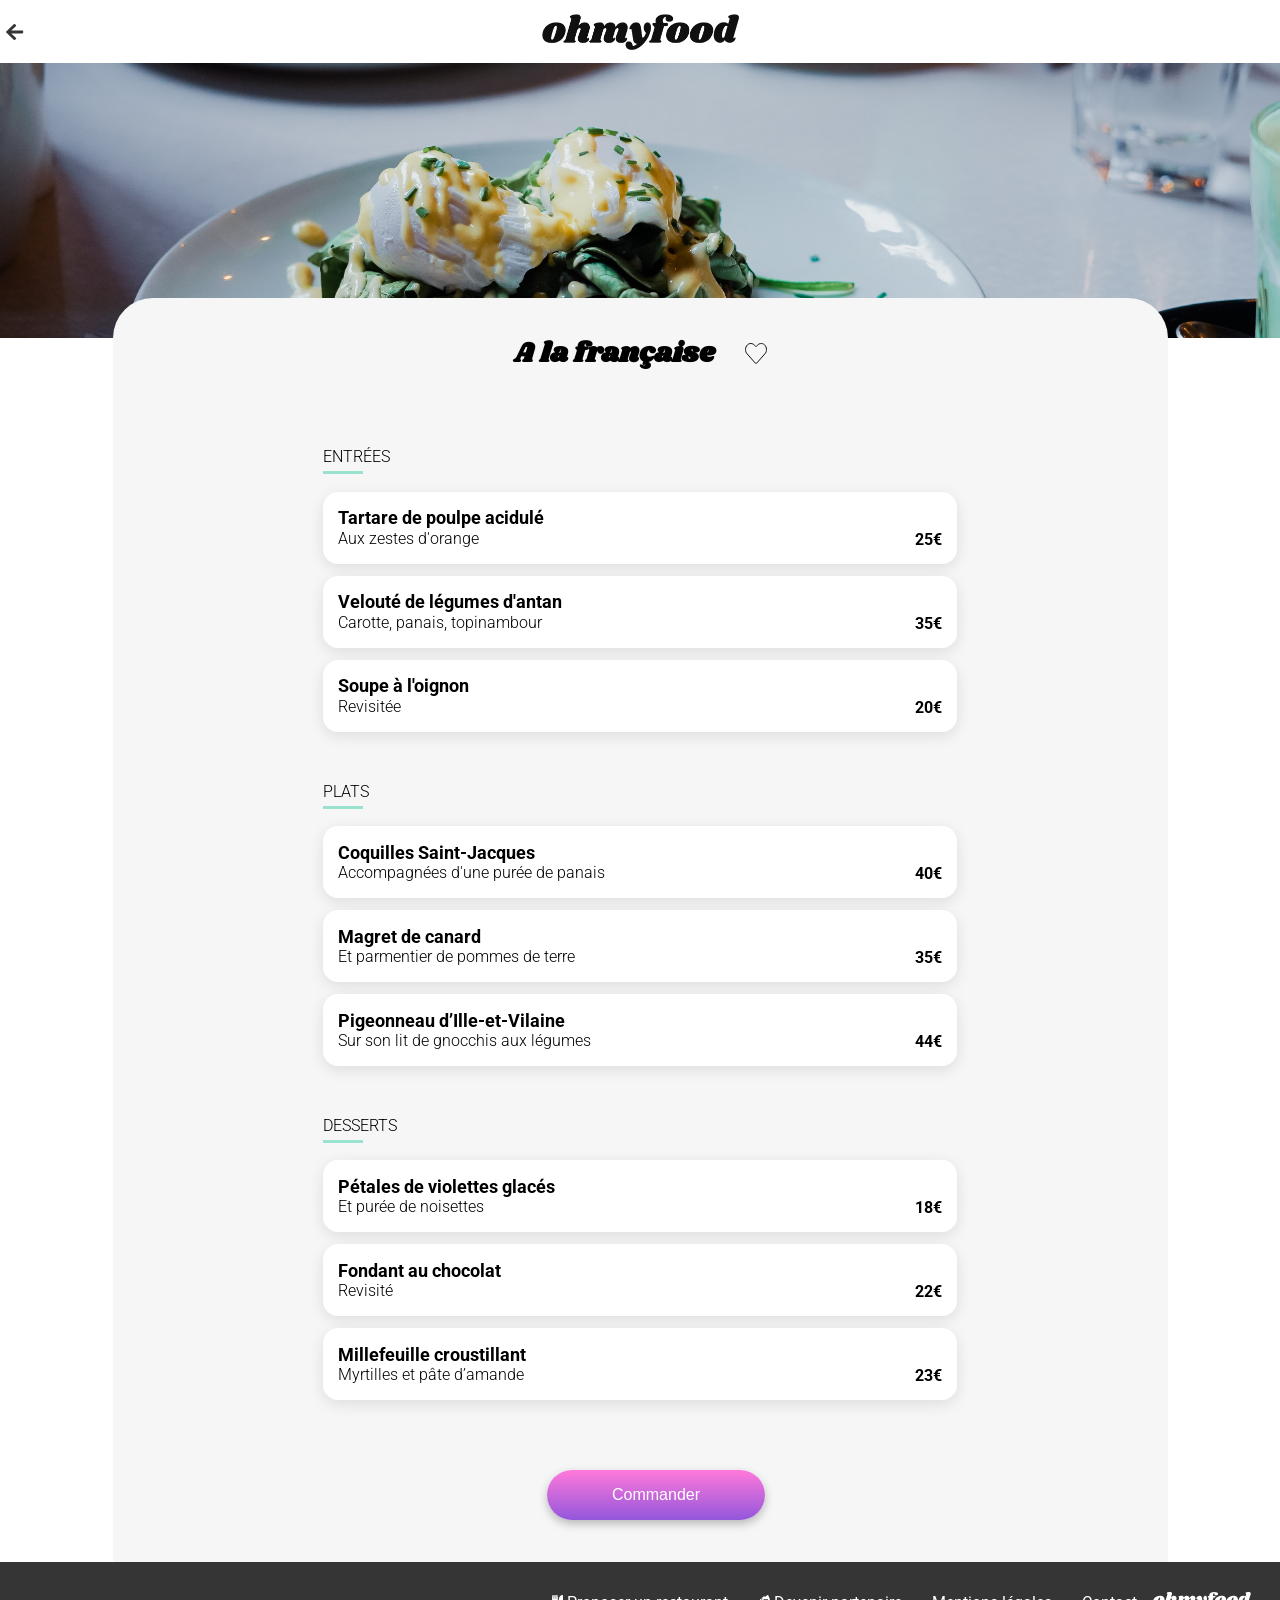
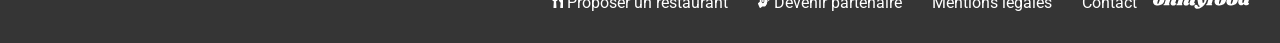
<file: menu-a-la-francaise.html>
<!doctype html>
<html lang="fr">

<head>
  <meta charset="UTF-8">
  <meta name="viewport" content="width=device-width, initial-scale=1.0">
  <title>Document</title>

  <link rel="stylesheet" href="SASS/main.css">
</head>

<body>
  <div class="loader">
    <div class="spinner1"></div>
    <div class="spinner2"></div>
    <div class="spinner3"></div>
  </div>
  <header>
    <div class="header-menu">
      <a href="index.html" aria-label="Retour à la page d’accueil">
        <svg xmlns="http://www.w3.org/2000/svg" width="30" height="30" viewBox="0 0 30 30" fill="none"
          aria-hidden="true">
          <path
            d="M15.8856 21.9283L15.0335 22.7417C14.6727 23.0861 14.0892 23.0861 13.7323 22.7417L6.2706 15.6229C5.9098 15.2785 5.9098 14.7215 6.2706 14.3808L13.7323 7.2583C14.0931 6.9139 14.6765 6.9139 15.0335 7.2583L15.8856 8.07167C16.2502 8.41974 16.2425 8.98763 15.8702 9.32837L11.2451 13.5345H22.2764C22.7869 13.5345 23.1976 13.9265 23.1976 14.4138V15.5862C23.1976 16.0735 22.7869 16.4655 22.2764 16.4655H11.2451L15.8702 20.6716C16.2464 21.0124 16.254 21.5803 15.8856 21.9283Z"
            fill="#353535" />
        </svg>
      </a>
      <img src="assets/logo/ohmyfood.png" alt="ohmyfood">
    </div>
  </header>

  <main>
    <div class="image-container">
      <img src="restaurants/cite_rouge.jpg" alt="">
    </div>

    <section class="menu">
      <div class="titre">
        <h1 class="titre-menu">A la française</h1>

        <div class="heart">
          <input type="checkbox" id="heart1">
          <label for="heart1">
            <span class="sr-only">Ajouter aux favoris</span>
            <svg class="heart-empty" xmlns="http://www.w3.org/2000/svg" width="22" height="21" viewBox="0 0 22 21"
              fill="none" aria-hidden="true">
              <path
                d="M12.2207 2.40527C14.1599 0.222558 17.2057 -0.147219 19.3223 1.62402L19.5244 1.80176C22.0187 4.12419 22.1558 8.32368 19.9121 10.8496L11.5977 20.2148C11.2807 20.5716 10.8021 20.5941 10.4648 20.2822L10.3994 20.2148L2.08496 10.8496C-0.0847856 8.40259 -0.0235333 4.38556 2.25 2.02539L2.47656 1.80176C4.53112 -0.108075 7.5843 0.134683 9.58887 2.19922L9.78027 2.40527L10.627 3.35742L11.001 3.77734L11.374 3.35742L12.2207 2.40527Z"
                stroke="#101010" />
            </svg>
            <svg class="heart-full" xmlns="http://www.w3.org/2000/svg" width="22" height="21" viewBox="0 0 22 21"
              fill="none" aria-hidden="true">
              <path
                d="M19.865 1.43593C17.5103 -0.753131 14.0083 -0.359381 11.847 2.07343L11.0005 3.02499L10.154 2.07343C7.99701 -0.359381 4.49076 -0.753131 2.13607 1.43593C-0.562363 3.94843 -0.704161 8.45781 1.71068 11.1812L10.0251 20.5469C10.5622 21.1516 11.4345 21.1516 11.9716 20.5469L20.2861 11.1812C22.7052 8.45781 22.5634 3.94843 19.865 1.43593Z"
                fill="url(#paint0_linear_335233_100)" />
              <defs>
                <linearGradient id="paint0_linear_335233_100" x1="11.0002" y1="-5.4601" x2="3.43443" y2="27.9923"
                  gradientUnits="userSpaceOnUse">
                  <stop stop-color="#9356DC" />
                  <stop offset="1" stop-color="#FF79DA" />
                </linearGradient>
              </defs>
            </svg>
          </label>
        </div>
      </div>
      <div class="entrees">
        <h2>Entrées</h2>

        <input type="checkbox" id="check1">
        <div class="entree1">
          <div class="text">
            <h3>Tartare de poulpe acidulé</h3>
            <p>Aux zestes d'orange</p>
          </div>

          <div class="prix">25€</div>

          <span class="check">
            <svg xmlns="http://www.w3.org/2000/svg" width="59" height="69" viewBox="0 0 59 69" fill="none"
              aria-hidden="true">
              <path d="M0 0H44C52.2843 0 59 6.71573 59 15V54C59 62.2843 52.2843 69 44 69H0V0Z" fill="#99E2D0" />
              <path
                d="M39.5847 34.9656C39.5847 40.4884 35.1076 44.9656 29.5847 44.9656C24.0619 44.9656 19.5847 40.4884 19.5847 34.9656C19.5847 29.4427 24.0619 24.9656 29.5847 24.9656C35.1076 24.9656 39.5847 29.4427 39.5847 34.9656ZM28.428 40.2605L35.8474 32.8411C36.0993 32.5892 36.0993 32.1807 35.8474 31.9288L34.935 31.0164C34.6831 30.7644 34.2746 30.7644 34.0226 31.0164L27.9718 37.0671L25.1469 34.2421C24.8949 33.9902 24.4864 33.9902 24.2344 34.2421L23.3221 35.1545C23.0701 35.4065 23.0701 35.815 23.3221 36.0669L27.5156 40.2605C27.7676 40.5124 28.176 40.5124 28.428 40.2605Z"
                fill="white" />
            </svg>
          </span>
          <label for="check1" class="entree1-label">
            <span class="sr-only">Sélectionner Tartare de poulpe acidulé</span>

          </label>
        </div>

        <input type="checkbox" id="check2">
        <div class="entree2">
          <div class="text">
            <h3>Velouté de légumes d'antan</h3>
            <p>Carotte, panais, topinambour</p>
          </div>

          <div class="prix">35€</div>

          <span class="check">
            <svg xmlns="http://www.w3.org/2000/svg" width="59" height="69" viewBox="0 0 59 69" fill="none"
              aria-hidden="true">
              <path d="M0 0H44C52.2843 0 59 6.71573 59 15V54C59 62.2843 52.2843 69 44 69H0V0Z" fill="#99E2D0" />
              <path
                d="M39.5847 34.9656C39.5847 40.4884 35.1076 44.9656 29.5847 44.9656C24.0619 44.9656 19.5847 40.4884 19.5847 34.9656C19.5847 29.4427 24.0619 24.9656 29.5847 24.9656C35.1076 24.9656 39.5847 29.4427 39.5847 34.9656ZM28.428 40.2605L35.8474 32.8411C36.0993 32.5892 36.0993 32.1807 35.8474 31.9288L34.935 31.0164C34.6831 30.7644 34.2746 30.7644 34.0226 31.0164L27.9718 37.0671L25.1469 34.2421C24.8949 33.9902 24.4864 33.9902 24.2344 34.2421L23.3221 35.1545C23.0701 35.4065 23.0701 35.815 23.3221 36.0669L27.5156 40.2605C27.7676 40.5124 28.176 40.5124 28.428 40.2605Z"
                fill="white" />
            </svg>
          </span>
          <label for="check2" class="entree2-label">
            <span class="sr-only">Sélectionner Velouté de légumes d'antan</span>

          </label>
        </div>

        <input type="checkbox" id="check3">
        <div class="entree3">
          <div class="text">
            <h3>Soupe à l'oignon</h3>
            <p>Revisitée</p>
          </div>

          <div class="prix">20€</div>

          <span class="check">
            <svg xmlns="http://www.w3.org/2000/svg" width="59" height="69" viewBox="0 0 59 69" fill="none"
              aria-hidden="true">
              <path d="M0 0H44C52.2843 0 59 6.71573 59 15V54C59 62.2843 52.2843 69 44 69H0V0Z" fill="#99E2D0" />
              <path
                d="M39.5847 34.9656C39.5847 40.4884 35.1076 44.9656 29.5847 44.9656C24.0619 44.9656 19.5847 40.4884 19.5847 34.9656C19.5847 29.4427 24.0619 24.9656 29.5847 24.9656C35.1076 24.9656 39.5847 29.4427 39.5847 34.9656ZM28.428 40.2605L35.8474 32.8411C36.0993 32.5892 36.0993 32.1807 35.8474 31.9288L34.935 31.0164C34.6831 30.7644 34.2746 30.7644 34.0226 31.0164L27.9718 37.0671L25.1469 34.2421C24.8949 33.9902 24.4864 33.9902 24.2344 34.2421L23.3221 35.1545C23.0701 35.4065 23.0701 35.815 23.3221 36.0669L27.5156 40.2605C27.7676 40.5124 28.176 40.5124 28.428 40.2605Z"
                fill="white" />
            </svg>
          </span>
          <label for="check3" class="entree3-label">
            <span class="sr-only">Sélectionner Soupe à l'oignon</span>

          </label>
        </div>
      </div>

      <div class="plats">
        <h2>Plats</h2>

        <input type="checkbox" id="check5">
        <div class="plat1">

          <div class="text">
            <h3>Coquilles Saint-Jacques</h3>
            <p>Accompagnées d'une purée de panais</p>
          </div>
          <div class="prix">40€</div>

          <span class="check">
            <svg xmlns="http://www.w3.org/2000/svg" width="59" height="69" viewBox="0 0 59 69" fill="none"
              aria-hidden="true">
              <path d="M0 0H44C52.2843 0 59 6.71573 59 15V54C59 62.2843 52.2843 69 44 69H0V0Z" fill="#99E2D0" />
              <path
                d="M39.5847 34.9656C39.5847 40.4884 35.1076 44.9656 29.5847 44.9656C24.0619 44.9656 19.5847 40.4884 19.5847 34.9656C19.5847 29.4427 24.0619 24.9656 29.5847 24.9656C35.1076 24.9656 39.5847 29.4427 39.5847 34.9656ZM28.428 40.2605L35.8474 32.8411C36.0993 32.5892 36.0993 32.1807 35.8474 31.9288L34.935 31.0164C34.6831 30.7644 34.2746 30.7644 34.0226 31.0164L27.9718 37.0671L25.1469 34.2421C24.8949 33.9902 24.4864 33.9902 24.2344 34.2421L23.3221 35.1545C23.0701 35.4065 23.0701 35.815 23.3221 36.0669L27.5156 40.2605C27.7676 40.5124 28.176 40.5124 28.428 40.2605Z"
                fill="white" />
            </svg>
          </span>
          <label for="check5" class="plat1-label">
            <span class="sr-only">Sélectionner Coquilles Saint-Jacques</span>

          </label>
        </div>

        <input type="checkbox" id="check6">
        <div class="plat2">

          <div class="text">
            <h3>Magret de canard</h3>
            <p>Et parmentier de pommes de terre</p>
          </div>
          <div class="prix">35€</div>

          <span class="check">
            <svg xmlns="http://www.w3.org/2000/svg" width="59" height="69" viewBox="0 0 59 69" fill="none"
              aria-hidden="true">
              <path d="M0 0H44C52.2843 0 59 6.71573 59 15V54C59 62.2843 52.2843 69 44 69H0V0Z" fill="#99E2D0" />
              <path
                d="M39.5847 34.9656C39.5847 40.4884 35.1076 44.9656 29.5847 44.9656C24.0619 44.9656 19.5847 40.4884 19.5847 34.9656C19.5847 29.4427 24.0619 24.9656 29.5847 24.9656C35.1076 24.9656 39.5847 29.4427 39.5847 34.9656ZM28.428 40.2605L35.8474 32.8411C36.0993 32.5892 36.0993 32.1807 35.8474 31.9288L34.935 31.0164C34.6831 30.7644 34.2746 30.7644 34.0226 31.0164L27.9718 37.0671L25.1469 34.2421C24.8949 33.9902 24.4864 33.9902 24.2344 34.2421L23.3221 35.1545C23.0701 35.4065 23.0701 35.815 23.3221 36.0669L27.5156 40.2605C27.7676 40.5124 28.176 40.5124 28.428 40.2605Z"
                fill="white" />
            </svg>
          </span>
          <label for="check6" class="plat2-label">
            <span class="sr-only">Sélectionner Magret de canard</span>

          </label>
        </div>

        <input type="checkbox" id="check7">
        <div class="plat3">
          <div class="text">
            <h3>Pigeonneau d’Ille-et-Vilaine</h3>
            <p>Sur son lit de gnocchis aux légumes</p>
          </div>
          <div class="prix">44€</div>

          <span class="check">
            <svg xmlns="http://www.w3.org/2000/svg" width="59" height="69" viewBox="0 0 59 69" fill="none"
              aria-hidden="true">
              <path d="M0 0H44C52.2843 0 59 6.71573 59 15V54C59 62.2843 52.2843 69 44 69H0V0Z" fill="#99E2D0" />
              <path
                d="M39.5847 34.9656C39.5847 40.4884 35.1076 44.9656 29.5847 44.9656C24.0619 44.9656 19.5847 40.4884 19.5847 34.9656C19.5847 29.4427 24.0619 24.9656 29.5847 24.9656C35.1076 24.9656 39.5847 29.4427 39.5847 34.9656ZM28.428 40.2605L35.8474 32.8411C36.0993 32.5892 36.0993 32.1807 35.8474 31.9288L34.935 31.0164C34.6831 30.7644 34.2746 30.7644 34.0226 31.0164L27.9718 37.0671L25.1469 34.2421C24.8949 33.9902 24.4864 33.9902 24.2344 34.2421L23.3221 35.1545C23.0701 35.4065 23.0701 35.815 23.3221 36.0669L27.5156 40.2605C27.7676 40.5124 28.176 40.5124 28.428 40.2605Z"
                fill="white" />
            </svg>
          </span>
          <label for="check7" class="plat3-label">
            <span class="sr-only">Sélectionner Pigeonneau d’Ille-et-Vilaine</span>

          </label>
        </div>
      </div>

      <div class="desserts">
        <h2>Desserts</h2>

        <input type="checkbox" id="check8">
        <div class="dessert1">

          <div class="text">
            <h3>Pétales de violettes glacés</h3>
            <p>Et purée de noisettes</p>
          </div>
          <div class="prix">18€</div>

          <span class="check">
            <svg xmlns="http://www.w3.org/2000/svg" width="59" height="69" viewBox="0 0 59 69" fill="none"
              aria-hidden="true">
              <path d="M0 0H44C52.2843 0 59 6.71573 59 15V54C59 62.2843 52.2843 69 44 69H0V0Z" fill="#99E2D0" />
              <path
                d="M39.5847 34.9656C39.5847 40.4884 35.1076 44.9656 29.5847 44.9656C24.0619 44.9656 19.5847 40.4884 19.5847 34.9656C19.5847 29.4427 24.0619 24.9656 29.5847 24.9656C35.1076 24.9656 39.5847 29.4427 39.5847 34.9656ZM28.428 40.2605L35.8474 32.8411C36.0993 32.5892 36.0993 32.1807 35.8474 31.9288L34.935 31.0164C34.6831 30.7644 34.2746 30.7644 34.0226 31.0164L27.9718 37.0671L25.1469 34.2421C24.8949 33.9902 24.4864 33.9902 24.2344 34.2421L23.3221 35.1545C23.0701 35.4065 23.0701 35.815 23.3221 36.0669L27.5156 40.2605C27.7676 40.5124 28.176 40.5124 28.428 40.2605Z"
                fill="white" />
            </svg>
          </span>
          <label for="check8" class="dessert1-label">
            <span class="sr-only">Sélectionner Pétales de violettes glacés</span>

          </label>
        </div>

        <input type="checkbox" id="check9">
        <div class="dessert2">

          <div class="text">
            <h3>Fondant au chocolat</h3>
            <p>Revisité</p>
          </div>
          <div class="prix">22€</div>

          <span class="check">
            <svg xmlns="http://www.w3.org/2000/svg" width="59" height="69" viewBox="0 0 59 69" fill="none"
              aria-hidden="true">
              <path d="M0 0H44C52.2843 0 59 6.71573 59 15V54C59 62.2843 52.2843 69 44 69H0V0Z" fill="#99E2D0" />
              <path
                d="M39.5847 34.9656C39.5847 40.4884 35.1076 44.9656 29.5847 44.9656C24.0619 44.9656 19.5847 40.4884 19.5847 34.9656C19.5847 29.4427 24.0619 24.9656 29.5847 24.9656C35.1076 24.9656 39.5847 29.4427 39.5847 34.9656ZM28.428 40.2605L35.8474 32.8411C36.0993 32.5892 36.0993 32.1807 35.8474 31.9288L34.935 31.0164C34.6831 30.7644 34.2746 30.7644 34.0226 31.0164L27.9718 37.0671L25.1469 34.2421C24.8949 33.9902 24.4864 33.9902 24.2344 34.2421L23.3221 35.1545C23.0701 35.4065 23.0701 35.815 23.3221 36.0669L27.5156 40.2605C27.7676 40.5124 28.176 40.5124 28.428 40.2605Z"
                fill="white" />
            </svg>
          </span>
          <label for="check9" class="dessert2-label">
            <span class="sr-only">Sélectionner Fondant au chocolat</span>

          </label>
        </div>

        <input type="checkbox" id="check10">
        <div class="dessert3">

          <div class="text">
            <h3>Millefeuille croustillant</h3>
            <p>Myrtilles et pâte d’amande</p>
          </div>
          <div class="prix">23€</div>

          <span class="check">
            <svg xmlns="http://www.w3.org/2000/svg" width="59" height="69" viewBox="0 0 59 69" fill="none"
              aria-hidden="true">
              <path d="M0 0H44C52.2843 0 59 6.71573 59 15V54C59 62.2843 52.2843 69 44 69H0V0Z" fill="#99E2D0" />
              <path
                d="M39.5847 34.9656C39.5847 40.4884 35.1076 44.9656 29.5847 44.9656C24.0619 44.9656 19.5847 40.4884 19.5847 34.9656C19.5847 29.4427 24.0619 24.9656 29.5847 24.9656C35.1076 24.9656 39.5847 29.4427 39.5847 34.9656ZM28.428 40.2605L35.8474 32.8411C36.0993 32.5892 36.0993 32.1807 35.8474 31.9288L34.935 31.0164C34.6831 30.7644 34.2746 30.7644 34.0226 31.0164L27.9718 37.0671L25.1469 34.2421C24.8949 33.9902 24.4864 33.9902 24.2344 34.2421L23.3221 35.1545C23.0701 35.4065 23.0701 35.815 23.3221 36.0669L27.5156 40.2605C27.7676 40.5124 28.176 40.5124 28.428 40.2605Z"
                fill="white" />
            </svg>
          </span>
          <label for="check10" class="dessert3-label">
            <span class="sr-only">Sélectionner Millefeuille croustillant</span>

          </label>
        </div>
      </div>

      <div class="section-bouton">
        <button>Commander</button>
      </div>
    </section>
  </main>
  <footer>
    <div class="footer-container">
      <div>
        <svg xmlns="http://www.w3.org/2000/svg" width="98" height="17" viewBox="0 0 98 17" fill="none" role="img"
          aria-label="Ohmyfood">
          <path
            d="M6.78595 3.78C8.41795 3.78 9.61795 4.11 10.3859 4.77C11.1659 5.43 11.5559 6.294 11.5559 7.362C11.5559 7.722 11.5079 8.124 11.4119 8.568C11.1839 9.552 10.7579 10.416 10.1339 11.16C9.50995 11.892 8.74195 12.462 7.82995 12.87C6.92995 13.266 5.95195 13.464 4.89595 13.464C3.22795 13.464 1.99195 13.134 1.18795 12.474C0.395946 11.802 -5.36982e-05 10.914 -5.36982e-05 9.81C-5.36982e-05 9.438 0.0479463 9.024 0.143946 8.568C0.371946 7.632 0.803946 6.804 1.43995 6.084C2.08795 5.352 2.87395 4.788 3.79795 4.392C4.73395 3.984 5.72995 3.78 6.78595 3.78ZM6.73195 5.382C6.47995 5.382 6.20995 5.61 5.92195 6.066C5.64595 6.51 5.31595 7.356 4.93195 8.604C4.54795 9.852 4.35595 10.728 4.35595 11.232C4.35595 11.496 4.39795 11.676 4.48195 11.772C4.56595 11.856 4.67995 11.898 4.82395 11.898C5.07595 11.922 5.33395 11.706 5.59795 11.25C5.87395 10.794 6.21595 9.906 6.62395 8.586C6.99595 7.422 7.18195 6.576 7.18195 6.048C7.18195 5.796 7.13995 5.622 7.05595 5.526C6.98395 5.43 6.87595 5.382 6.73195 5.382ZM22.3149 10.818C22.2909 10.866 22.2789 10.938 22.2789 11.034C22.2789 11.118 22.2969 11.184 22.3329 11.232C22.3809 11.28 22.4409 11.304 22.5129 11.304C22.6569 11.304 22.7769 11.244 22.8729 11.124C22.9809 10.992 23.0529 10.926 23.0889 10.926C23.1489 10.926 23.1969 10.968 23.2329 11.052C23.2689 11.124 23.2869 11.214 23.2869 11.322C23.2989 11.67 23.1849 12.012 22.9449 12.348C22.7049 12.672 22.3509 12.942 21.8829 13.158C21.4269 13.362 20.8749 13.464 20.2269 13.464C19.4349 13.464 18.8049 13.284 18.3369 12.924C17.8689 12.552 17.6289 12.06 17.6169 11.448C17.6169 11.004 17.7249 10.506 17.9409 9.954L18.9309 7.362C18.9909 7.206 19.0209 7.08 19.0209 6.984C19.0209 6.828 18.9669 6.708 18.8589 6.624C18.7629 6.528 18.6429 6.48 18.4989 6.48C18.2709 6.48 18.0369 6.588 17.7969 6.804C17.5689 7.008 17.3829 7.344 17.2389 7.812V7.776L16.1049 11.43C16.0689 11.574 16.0509 11.7 16.0509 11.808C16.0509 11.964 16.0809 12.09 16.1409 12.186C16.2009 12.27 16.2849 12.354 16.3929 12.438C16.4769 12.522 16.5369 12.594 16.5729 12.654C16.6089 12.702 16.6149 12.768 16.5909 12.852C16.5309 13.008 16.4109 13.122 16.2309 13.194C16.0509 13.266 15.7749 13.302 15.4029 13.302H11.2989C10.9869 13.302 10.7589 13.254 10.6149 13.158C10.4709 13.05 10.4229 12.912 10.4709 12.744C10.5189 12.6 10.6449 12.474 10.8489 12.366C11.0289 12.27 11.1789 12.156 11.2989 12.024C11.4189 11.892 11.5209 11.682 11.6049 11.394L14.3409 2.412C14.3769 2.304 14.3949 2.214 14.3949 2.142C14.3949 2.01 14.3589 1.902 14.2869 1.818C14.2269 1.734 14.1429 1.65 14.0349 1.566C13.9149 1.47 13.8249 1.386 13.7649 1.314C13.7169 1.242 13.7109 1.146 13.7469 1.026C13.8189 0.750001 14.1969 0.510001 14.8809 0.306001C15.5649 0.102001 16.2789 1.54972e-06 17.0229 1.54972e-06C17.7189 1.54972e-06 18.2289 0.132002 18.5529 0.396002C18.8889 0.660001 19.0569 1.02 19.0569 1.476C19.0569 1.74 19.0149 1.998 18.9309 2.25L17.9589 5.418C18.4269 4.806 18.9189 4.38 19.4349 4.14C19.9629 3.9 20.5329 3.78 21.1449 3.78C21.8769 3.78 22.4649 4.002 22.9089 4.446C23.3649 4.89 23.5929 5.466 23.5929 6.174C23.5929 6.546 23.5329 6.912 23.4129 7.272L22.3149 10.818ZM41.1782 10.818C41.1542 10.866 41.1422 10.938 41.1422 11.034C41.1422 11.118 41.1602 11.184 41.1962 11.232C41.2442 11.28 41.3042 11.304 41.3762 11.304C41.5202 11.304 41.6402 11.244 41.7362 11.124C41.8442 10.992 41.9162 10.926 41.9522 10.926C42.0122 10.926 42.0602 10.968 42.0962 11.052C42.1322 11.124 42.1502 11.214 42.1502 11.322C42.1622 11.67 42.0482 12.012 41.8082 12.348C41.5682 12.672 41.2142 12.942 40.7462 13.158C40.2902 13.362 39.7382 13.464 39.0902 13.464C38.2982 13.464 37.6682 13.284 37.2002 12.924C36.7322 12.552 36.4922 12.06 36.4802 11.448C36.4802 11.004 36.5882 10.506 36.8042 9.954L37.7942 7.362C37.8542 7.206 37.8842 7.08 37.8842 6.984C37.8842 6.828 37.8302 6.708 37.7222 6.624C37.6262 6.528 37.5062 6.48 37.3622 6.48C37.1582 6.48 36.9482 6.57 36.7322 6.75C36.5162 6.93 36.3242 7.212 36.1562 7.596L35.1662 10.818C35.1422 10.866 35.1302 10.938 35.1302 11.034C35.1302 11.118 35.1482 11.184 35.1842 11.232C35.2322 11.28 35.2922 11.304 35.3642 11.304C35.5082 11.304 35.6282 11.244 35.7242 11.124C35.8322 10.992 35.9042 10.926 35.9402 10.926C36.0002 10.926 36.0482 10.968 36.0842 11.052C36.1202 11.124 36.1382 11.214 36.1382 11.322C36.1502 11.67 36.0362 12.012 35.7962 12.348C35.5562 12.672 35.2022 12.942 34.7342 13.158C34.2782 13.362 33.7262 13.464 33.0782 13.464C32.2862 13.464 31.6562 13.284 31.1882 12.924C30.7202 12.552 30.4802 12.06 30.4682 11.448C30.4682 11.004 30.5762 10.506 30.7922 9.954L31.7822 7.362C31.8422 7.206 31.8722 7.08 31.8722 6.984C31.8722 6.828 31.8182 6.708 31.7102 6.624C31.6142 6.528 31.4942 6.48 31.3502 6.48C31.1462 6.48 30.9362 6.57 30.7202 6.75C30.5042 6.918 30.3242 7.194 30.1802 7.578L28.9922 11.43C28.9442 11.562 28.9202 11.688 28.9202 11.808C28.9202 11.952 28.9502 12.072 29.0102 12.168C29.0702 12.252 29.1542 12.342 29.2622 12.438C29.3462 12.51 29.4062 12.576 29.4422 12.636C29.4782 12.696 29.4842 12.768 29.4602 12.852C29.4122 13.008 29.2982 13.122 29.1182 13.194C28.9382 13.266 28.6562 13.302 28.2722 13.302H24.1682C23.8562 13.302 23.6342 13.254 23.5022 13.158C23.3582 13.05 23.3042 12.912 23.3402 12.744C23.3882 12.6 23.5142 12.474 23.7182 12.366C23.8982 12.27 24.0482 12.156 24.1682 12.024C24.2882 11.892 24.3902 11.682 24.4742 11.394L26.0762 6.192C26.1002 6.132 26.1122 6.048 26.1122 5.94C26.1122 5.808 26.0822 5.706 26.0222 5.634C25.9742 5.562 25.8902 5.472 25.7702 5.364C25.6502 5.268 25.5662 5.184 25.5182 5.112C25.4702 5.04 25.4642 4.944 25.5002 4.824C25.5722 4.548 25.9502 4.308 26.6342 4.104C27.3182 3.888 28.0322 3.78 28.7762 3.78C29.3642 3.78 29.8262 3.942 30.1622 4.266C30.5102 4.59 30.6782 5.034 30.6662 5.598C31.1582 4.914 31.6742 4.44 32.2142 4.176C32.7662 3.912 33.3602 3.78 33.9962 3.78C34.6922 3.78 35.2562 3.984 35.6882 4.392C36.1322 4.788 36.3782 5.31 36.4262 5.958C36.9422 5.142 37.4942 4.578 38.0822 4.266C38.6702 3.942 39.3122 3.78 40.0082 3.78C40.7402 3.78 41.3282 4.002 41.7722 4.446C42.2282 4.89 42.4562 5.466 42.4562 6.174C42.4562 6.546 42.3962 6.912 42.2762 7.272L41.1782 10.818ZM52.2857 3.78C52.8137 3.78 53.2337 3.996 53.5457 4.428C53.8697 4.848 54.0317 5.424 54.0317 6.156C54.0317 6.792 53.9177 7.476 53.6897 8.208C53.2457 9.684 52.5317 11.076 51.5477 12.384C50.5757 13.692 49.4537 14.742 48.1817 15.534C46.9217 16.326 45.6617 16.722 44.4017 16.722C43.7777 16.722 43.2377 16.614 42.7817 16.398C42.3377 16.182 42.0017 15.894 41.7737 15.534C41.5337 15.174 41.4137 14.79 41.4137 14.382C41.4137 14.202 41.4437 14.004 41.5037 13.788C41.6117 13.452 41.7917 13.194 42.0437 13.014C42.2957 12.834 42.5957 12.744 42.9437 12.744C43.4957 12.744 43.9457 12.93 44.2937 13.302C44.6537 13.686 44.8817 14.208 44.9777 14.868C45.7457 14.832 46.4537 14.502 47.1017 13.878C46.4897 13.77 46.0337 13.566 45.7337 13.266C45.4457 12.954 45.2477 12.474 45.1397 11.826L44.4197 7.416C44.3837 7.188 44.3297 7.032 44.2577 6.948C44.1977 6.852 44.1137 6.804 44.0057 6.804C43.9217 6.804 43.8197 6.846 43.6997 6.93C43.5917 7.014 43.5137 7.056 43.4657 7.056C43.3697 7.056 43.3217 6.954 43.3217 6.75C43.3217 6.582 43.3517 6.402 43.4117 6.21C43.6277 5.526 44.0297 4.95 44.6177 4.482C45.2057 4.002 45.8897 3.762 46.6697 3.762C47.4377 3.762 48.0017 3.99 48.3617 4.446C48.7337 4.902 48.9737 5.604 49.0817 6.552L49.6217 10.512C49.6577 10.812 49.7657 10.962 49.9457 10.962C50.1617 10.962 50.4137 10.77 50.7017 10.386C50.9897 9.99 51.2717 9.432 51.5477 8.712C51.1877 8.388 50.9117 8.016 50.7197 7.596C50.5277 7.176 50.4317 6.726 50.4317 6.246C50.4317 5.874 50.4797 5.538 50.5757 5.238C50.7197 4.758 50.9417 4.398 51.2417 4.158C51.5537 3.906 51.9017 3.78 52.2857 3.78ZM61.2518 1.54972e-06C62.5358 1.54972e-06 63.4958 0.198002 64.1318 0.594001C64.7798 0.978001 65.1038 1.452 65.1038 2.016C65.1038 2.472 64.9118 2.826 64.5278 3.078C64.1558 3.318 63.6638 3.438 63.0518 3.438C62.4878 3.438 62.0498 3.3 61.7378 3.024C61.4258 2.748 61.2698 2.406 61.2698 1.998C61.2698 1.746 61.3478 1.482 61.5038 1.206C61.1438 1.206 60.8438 1.296 60.6038 1.476C60.3638 1.644 60.1778 1.938 60.0458 2.358C59.9738 2.622 59.9378 2.868 59.9378 3.096C59.9378 3.384 59.9858 3.612 60.0818 3.78C60.1898 3.936 60.3398 4.014 60.5318 4.014H61.5938C62.2178 4.014 62.5298 4.206 62.5298 4.59C62.5298 4.638 62.5178 4.71 62.4938 4.806C62.4218 5.07 62.2718 5.268 62.0438 5.4C61.8278 5.532 61.4978 5.598 61.0538 5.598H60.5138L58.7318 11.43C58.6958 11.574 58.6778 11.7 58.6778 11.808C58.6778 11.964 58.7078 12.09 58.7678 12.186C58.8278 12.27 58.9118 12.354 59.0198 12.438C59.1038 12.522 59.1638 12.594 59.1998 12.654C59.2358 12.702 59.2418 12.768 59.2178 12.852C59.1578 13.008 59.0378 13.122 58.8578 13.194C58.6778 13.266 58.4018 13.302 58.0298 13.302H53.9258C53.6138 13.302 53.3858 13.254 53.2418 13.158C53.0978 13.05 53.0498 12.912 53.0978 12.744C53.1458 12.6 53.2718 12.474 53.4758 12.366C53.6558 12.27 53.8058 12.156 53.9258 12.024C54.0458 11.892 54.1478 11.682 54.2318 11.394L55.6358 6.786C55.6958 6.606 55.7258 6.42 55.7258 6.228C55.7258 5.988 55.6718 5.802 55.5638 5.67C55.4678 5.526 55.3178 5.37 55.1138 5.202C54.9818 5.094 54.8798 5.004 54.8078 4.932C54.7478 4.848 54.7178 4.752 54.7178 4.644C54.7058 4.416 54.7838 4.254 54.9518 4.158C55.1318 4.062 55.4678 4.014 55.9598 4.014H56.4098C56.3258 3.714 56.2838 3.414 56.2838 3.114C56.2838 2.814 56.3378 2.502 56.4458 2.178C56.6738 1.566 57.1598 1.05 57.9038 0.630001C58.6598 0.210001 59.7758 1.54972e-06 61.2518 1.54972e-06ZM68.3621 3.78C69.9941 3.78 71.1941 4.11 71.9621 4.77C72.7421 5.43 73.1321 6.294 73.1321 7.362C73.1321 7.722 73.0841 8.124 72.9881 8.568C72.7601 9.552 72.3341 10.416 71.7101 11.16C71.0861 11.892 70.3181 12.462 69.4061 12.87C68.5061 13.266 67.5281 13.464 66.4721 13.464C64.8041 13.464 63.5681 13.134 62.7641 12.474C61.9721 11.802 61.5761 10.914 61.5761 9.81C61.5761 9.438 61.6241 9.024 61.7201 8.568C61.9481 7.632 62.3801 6.804 63.0161 6.084C63.6641 5.352 64.4501 4.788 65.3741 4.392C66.3101 3.984 67.3061 3.78 68.3621 3.78ZM68.3081 5.382C68.0561 5.382 67.7861 5.61 67.4981 6.066C67.2221 6.51 66.8921 7.356 66.5081 8.604C66.1241 9.852 65.9321 10.728 65.9321 11.232C65.9321 11.496 65.9741 11.676 66.0581 11.772C66.1421 11.856 66.2561 11.898 66.4001 11.898C66.6521 11.922 66.9101 11.706 67.1741 11.25C67.4501 10.794 67.7921 9.906 68.2001 8.586C68.5721 7.422 68.7581 6.576 68.7581 6.048C68.7581 5.796 68.7161 5.622 68.6321 5.526C68.5601 5.43 68.4521 5.382 68.3081 5.382ZM80.1746 3.78C81.8066 3.78 83.0066 4.11 83.7746 4.77C84.5546 5.43 84.9446 6.294 84.9446 7.362C84.9446 7.722 84.8966 8.124 84.8006 8.568C84.5726 9.552 84.1466 10.416 83.5226 11.16C82.8986 11.892 82.1306 12.462 81.2186 12.87C80.3186 13.266 79.3406 13.464 78.2846 13.464C76.6166 13.464 75.3806 13.134 74.5766 12.474C73.7846 11.802 73.3886 10.914 73.3886 9.81C73.3886 9.438 73.4366 9.024 73.5326 8.568C73.7606 7.632 74.1926 6.804 74.8286 6.084C75.4766 5.352 76.2626 4.788 77.1866 4.392C78.1226 3.984 79.1186 3.78 80.1746 3.78ZM80.1206 5.382C79.8686 5.382 79.5986 5.61 79.3106 6.066C79.0346 6.51 78.7046 7.356 78.3206 8.604C77.9366 9.852 77.7446 10.728 77.7446 11.232C77.7446 11.496 77.7866 11.676 77.8706 11.772C77.9546 11.856 78.0686 11.898 78.2126 11.898C78.4646 11.922 78.7226 11.706 78.9866 11.25C79.2626 10.794 79.6046 9.906 80.0126 8.586C80.3846 7.422 80.5706 6.576 80.5706 6.048C80.5706 5.796 80.5286 5.622 80.4446 5.526C80.3726 5.43 80.2646 5.382 80.1206 5.382ZM95.0831 10.71C95.0591 10.806 95.0471 10.872 95.0471 10.908C95.0471 10.992 95.0711 11.058 95.1191 11.106C95.1671 11.154 95.2271 11.178 95.2991 11.178C95.4431 11.178 95.5631 11.118 95.6591 10.998C95.7671 10.866 95.8391 10.8 95.8751 10.8C95.9351 10.8 95.9831 10.842 96.0191 10.926C96.0551 11.01 96.0731 11.106 96.0731 11.214C96.0851 11.538 95.9591 11.868 95.6951 12.204C95.4431 12.54 95.1011 12.816 94.6691 13.032C94.2371 13.248 93.7691 13.356 93.2651 13.356C92.6651 13.356 92.1431 13.242 91.6991 13.014C91.2551 12.786 90.9491 12.486 90.7811 12.114C90.4571 12.534 90.0851 12.846 89.6651 13.05C89.2451 13.254 88.8011 13.356 88.3331 13.356C87.7811 13.356 87.2651 13.218 86.7851 12.942C86.3171 12.666 85.9391 12.276 85.6511 11.772C85.3751 11.256 85.2371 10.674 85.2371 10.026C85.2371 8.934 85.4411 7.908 85.8491 6.948C86.2691 5.976 86.8511 5.196 87.5951 4.608C88.3391 4.008 89.1851 3.708 90.1331 3.708C90.6491 3.708 91.0871 3.768 91.4471 3.888C91.8191 4.008 92.1551 4.188 92.4551 4.428L93.0671 2.412C93.1031 2.304 93.1211 2.214 93.1211 2.142C93.1211 2.01 93.0851 1.902 93.0131 1.818C92.9531 1.734 92.8691 1.65 92.7611 1.566C92.6411 1.47 92.5511 1.386 92.4911 1.314C92.4431 1.242 92.4371 1.146 92.4731 1.026C92.5451 0.750001 92.9231 0.510001 93.6071 0.306001C94.2911 0.102001 95.0051 1.54972e-06 95.7491 1.54972e-06C96.4451 1.54972e-06 96.9551 0.132002 97.2791 0.396002C97.6151 0.660001 97.7831 1.02 97.7831 1.476C97.7831 1.74 97.7411 1.998 97.6571 2.25L95.0831 10.71ZM92.0771 5.652C91.8851 5.484 91.6751 5.4 91.4471 5.4C91.0991 5.4 90.7571 5.658 90.4211 6.174C90.0851 6.69 89.8151 7.314 89.6111 8.046C89.4071 8.778 89.3111 9.438 89.3231 10.026C89.3231 10.686 89.5391 11.016 89.9711 11.016C90.1271 11.016 90.2591 10.956 90.3671 10.836C90.4751 10.704 90.5771 10.494 90.6731 10.206L92.0771 5.652Z"
            fill="white" />
        </svg>
      </div>
      <nav>
        <ul>
          <li>
            <span><svg xmlns="http://www.w3.org/2000/svg" width="11" height="13" viewBox="0 0 11 13" fill="none"
                aria-hidden="true">
                <path
                  d="M5.49736 0.385973C5.51851 0.505308 5.92308 2.78538 5.92308 3.65628C5.92308 4.9842 5.18798 5.93127 4.1012 6.31213L4.44231 12.3576C4.46082 12.7055 4.1726 13 3.80769 13H2.11538C1.75313 13 1.46226 12.708 1.48077 12.3576L1.82188 6.31213C0.732452 5.93127 0 4.98166 0 3.65628C0 2.78284 0.404567 0.505308 0.425721 0.385973C0.510337 -0.129456 1.62356 -0.137073 1.69231 0.413902V3.99905C1.72668 4.08538 2.09159 4.0803 2.11538 3.99905C2.1524 3.35667 2.32428 0.464683 2.32692 0.398668C2.41418 -0.129456 3.50889 -0.129456 3.59351 0.398668C3.5988 0.467223 3.76803 3.35667 3.80505 3.99905C3.82885 4.0803 4.19639 4.08538 4.22813 3.99905V0.413902C4.29688 -0.134534 5.41274 -0.129456 5.49736 0.385973ZM8.64928 7.64005L8.25264 12.3398C8.22091 12.6953 8.51442 13 8.88462 13H10.3654C10.7171 13 11 12.7283 11 12.3906V0.60941C11 0.274254 10.7171 3.62896e-05 10.3654 3.62896e-05C8.18389 3.62896e-05 4.51106 4.53225 8.64928 7.64005Z"
                  fill="white" />
              </svg>
              <a href="#">Proposer un restaurant</a></span>
          </li>

          <li>
            <span><svg xmlns="http://www.w3.org/2000/svg" width="12" height="13" viewBox="0 0 12 13" fill="none"
                aria-hidden="true">
                <path
                  d="M9.08765 4.87486H6.2572V6.29686C6.2572 7.30495 5.65573 8.12514 4.91646 8.12514C4.1772 8.12514 3.57573 7.30495 3.57573 6.29686V3.2091L2.3672 4.19941C2.00781 4.49143 1.78808 5.02214 1.78808 5.59094V6.79202L0.298367 7.96516C0.0134597 8.18862 -0.0852336 8.68632 0.0804966 9.07483L1.57021 12.5943C1.73407 12.9828 2.09905 13.1148 2.38396 12.8914L4.30941 11.3754H6.85309C7.51042 11.3754 8.04485 10.6466 8.04485 9.75027H8.3428C8.67239 9.75027 8.93868 9.38716 8.93868 8.93771V7.31257H9.08765C9.33531 7.31257 9.53456 7.04087 9.53456 6.70314V5.48429C9.53456 5.14656 9.33531 4.87486 9.08765 4.87486ZM11.838 3.92517L10.3483 0.405735C10.1844 0.0172256 9.81947 -0.114817 9.53456 0.10864L7.60911 1.62459H5.70601C5.48255 1.62459 5.26468 1.71092 5.07475 1.8709L4.45093 2.40161C4.27589 2.54888 4.17161 2.81043 4.17161 3.08975V6.29686C4.17161 6.85804 4.50493 7.31257 4.91646 7.31257C5.328 7.31257 5.66132 6.85804 5.66132 6.29686V4.06229H9.08765C9.66305 4.06229 10.1304 4.69965 10.1304 5.48429V6.20798L11.6202 5.03484C11.9051 4.80884 12.0019 4.31368 11.838 3.92517Z"
                  fill="white" />
              </svg>
              <a href="#">Devenir partenaire</a></span>
          </li>

          <li><a href="#">Mentions légales</a></li>
          <li><a href="mailto:exemple@email.com">Contact</a></li>
        </ul>
      </nav>
    </div>
  </footer>
</body>

</html>
</file>
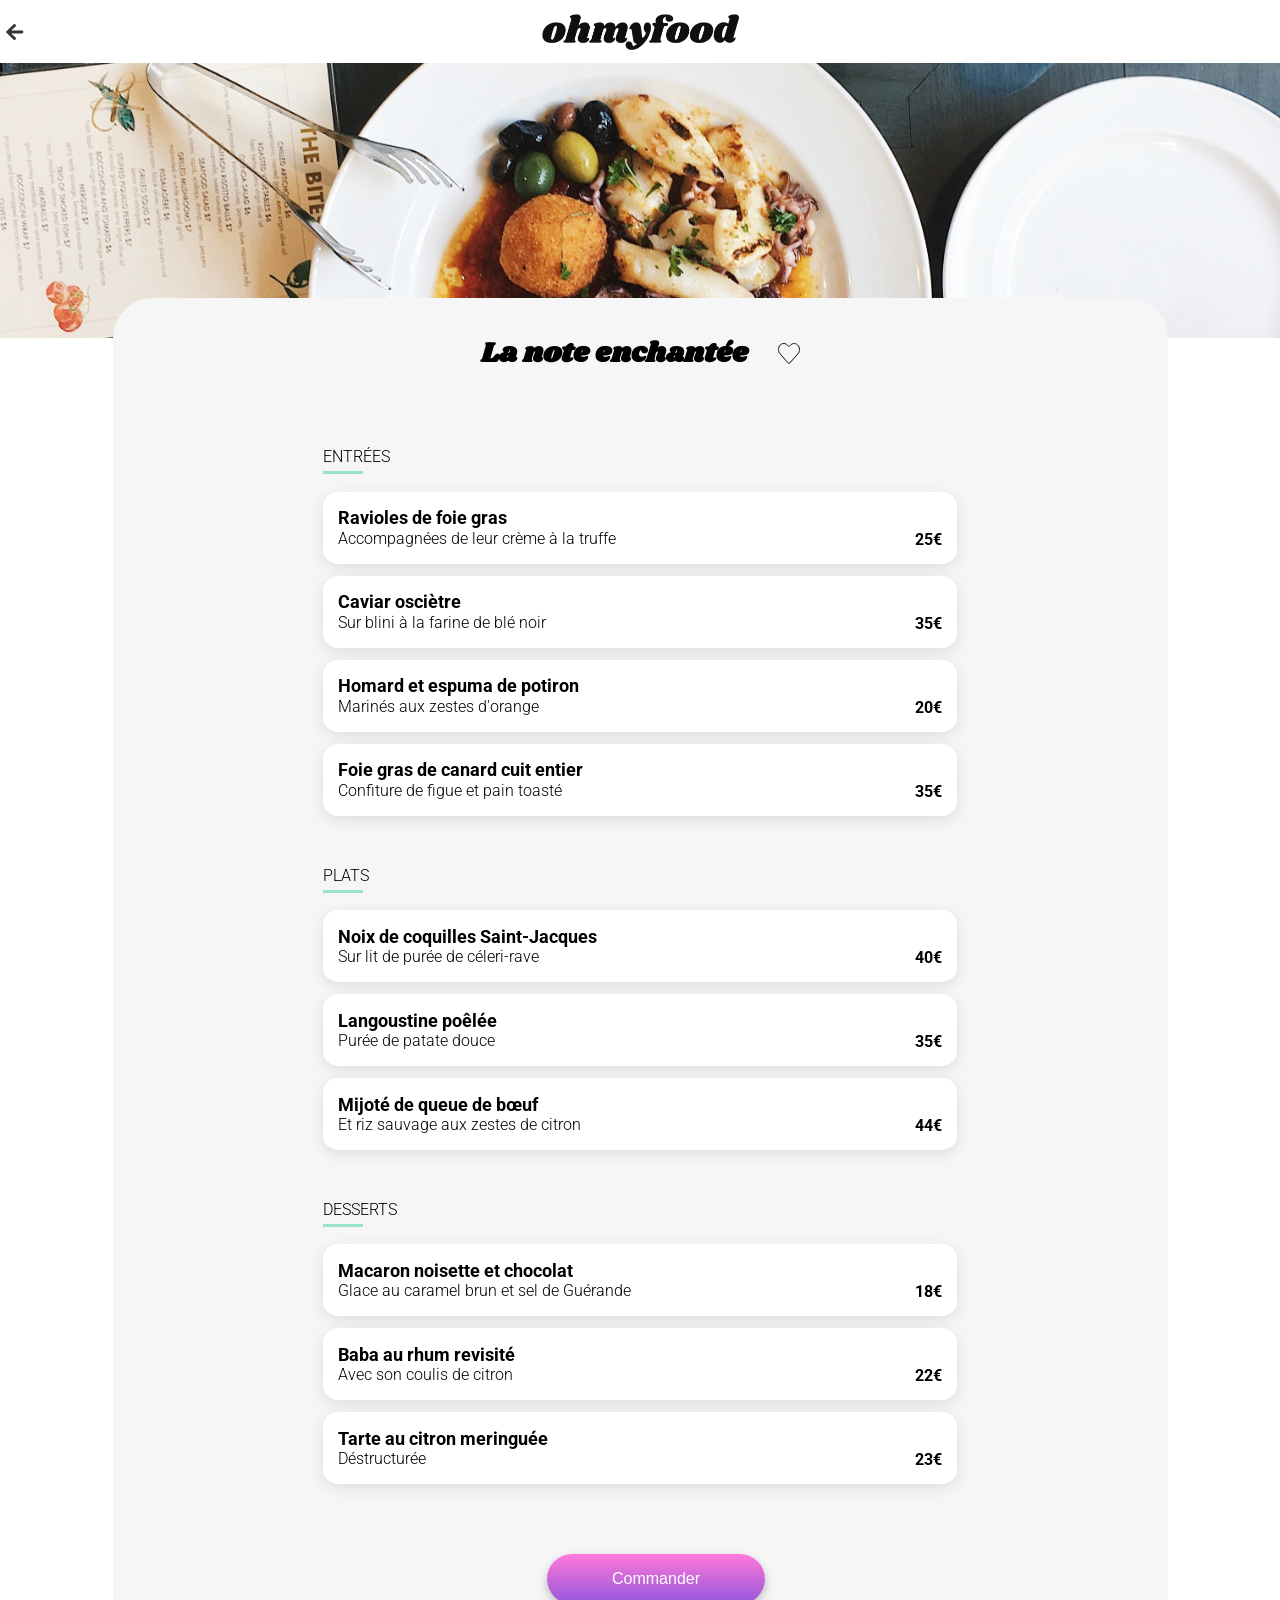
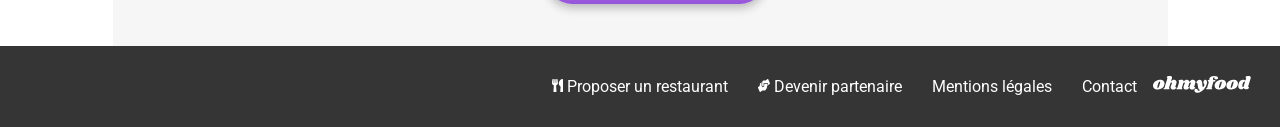
<file: menu-la-note-enchantee.html>
<!doctype html>
<html lang="fr">

<head>
  <meta charset="UTF-8">
  <meta name="viewport" content="width=device-width, initial-scale=1.0">
  <title>Document</title>
  <link rel="stylesheet" href="SASS/main.css">
</head>

<body>
  <div class="loader">
    <div class="spinner1"></div>
    <div class="spinner2"></div>
    <div class="spinner3"></div>
  </div>

  <header>
    <div class="header-menu">
      <a href="index.html" aria-label="Retour à la page d’accueil">
        <svg xmlns="http://www.w3.org/2000/svg" width="30" height="30" viewBox="0 0 30 30" fill="none"
          aria-hidden="true">
          <path
            d="M15.8856 21.9283L15.0335 22.7417C14.6727 23.0861 14.0892 23.0861 13.7323 22.7417L6.2706 15.6229C5.9098 15.2785 5.9098 14.7215 6.2706 14.3808L13.7323 7.2583C14.0931 6.9139 14.6765 6.9139 15.0335 7.2583L15.8856 8.07167C16.2502 8.41974 16.2425 8.98763 15.8702 9.32837L11.2451 13.5345H22.2764C22.7869 13.5345 23.1976 13.9265 23.1976 14.4138V15.5862C23.1976 16.0735 22.7869 16.4655 22.2764 16.4655H11.2451L15.8702 20.6716C16.2464 21.0124 16.254 21.5803 15.8856 21.9283Z"
            fill="#353535" />
        </svg>
      </a>
      <img src="assets/logo/ohmyfood.png" alt="ohmyfood">
    </div>
  </header>

  <main>
    <div class="image-container">
      <img src="restaurants/charonne.jpg" alt="">
    </div>

    <section class="menu">
      <div class="titre">
        <h1 class="titre-menu">La note enchantée</h1>

        <div class="heart">
          <input type="checkbox" id="heart1">
          <label for="heart1">
            <span class="sr-only">Ajouter aux favoris</span>
            <svg class="heart-empty" xmlns="http://www.w3.org/2000/svg" width="22" height="21" viewBox="0 0 22 21"
              fill="none" aria-hidden="true">
              <path
                d="M12.2207 2.40527C14.1599 0.222558 17.2057 -0.147219 19.3223 1.62402L19.5244 1.80176C22.0187 4.12419 22.1558 8.32368 19.9121 10.8496L11.5977 20.2148C11.2807 20.5716 10.8021 20.5941 10.4648 20.2822L10.3994 20.2148L2.08496 10.8496C-0.0847856 8.40259 -0.0235333 4.38556 2.25 2.02539L2.47656 1.80176C4.53112 -0.108075 7.5843 0.134683 9.58887 2.19922L9.78027 2.40527L10.627 3.35742L11.001 3.77734L11.374 3.35742L12.2207 2.40527Z"
                stroke="#101010" />
            </svg>
            <svg class="heart-full" xmlns="http://www.w3.org/2000/svg" width="22" height="21" viewBox="0 0 22 21"
              fill="none" aria-hidden="true">
              <path
                d="M19.865 1.43593C17.5103 -0.753131 14.0083 -0.359381 11.847 2.07343L11.0005 3.02499L10.154 2.07343C7.99701 -0.359381 4.49076 -0.753131 2.13607 1.43593C-0.562363 3.94843 -0.704161 8.45781 1.71068 11.1812L10.0251 20.5469C10.5622 21.1516 11.4345 21.1516 11.9716 20.5469L20.2861 11.1812C22.7052 8.45781 22.5634 3.94843 19.865 1.43593Z"
                fill="url(#paint0_linear_335233_100)" />
              <defs>
                <linearGradient id="paint0_linear_335233_100" x1="11.0002" y1="-5.4601" x2="3.43443" y2="27.9923"
                  gradientUnits="userSpaceOnUse">
                  <stop stop-color="#9356DC" />
                  <stop offset="1" stop-color="#FF79DA" />
                </linearGradient>
              </defs>
            </svg>
          </label>
        </div>
      </div>
      <div class="entrees">
        <h2>Entrées</h2>

        <input type="checkbox" id="check1">
        <div class="entree1">
          <div class="text">
            <h3>Ravioles de foie gras</h3>
            <p>Accompagnées de leur crème à la truffe</p>
          </div>
          <div class="prix">25€</div>
          <span class="check">
            <svg xmlns="http://www.w3.org/2000/svg" width="59" height="69" viewBox="0 0 59 69" fill="none"
              aria-hidden="true">
              <path d="M0 0H44C52.2843 0 59 6.71573 59 15V54C59 62.2843 52.2843 69 44 69H0V0Z" fill="#99E2D0" />
              <path
                d="M39.5847 34.9656C39.5847 40.4884 35.1076 44.9656 29.5847 44.9656C24.0619 44.9656 19.5847 40.4884 19.5847 34.9656C19.5847 29.4427 24.0619 24.9656 29.5847 24.9656C35.1076 24.9656 39.5847 29.4427 39.5847 34.9656ZM28.428 40.2605L35.8474 32.8411C36.0993 32.5892 36.0993 32.1807 35.8474 31.9288L34.935 31.0164C34.6831 30.7644 34.2746 30.7644 34.0226 31.0164L27.9718 37.0671L25.1469 34.2421C24.8949 33.9902 24.4864 33.9902 24.2344 34.2421L23.3221 35.1545C23.0701 35.4065 23.0701 35.815 23.3221 36.0669L27.5156 40.2605C27.7676 40.5124 28.176 40.5124 28.428 40.2605Z"
                fill="white" />
            </svg>
          </span>
          <label for="check1" class="entree1-label">

            <span class="sr-only">Sélectionner Ravioles de foie gras</span>

          </label>
        </div>

        <input type="checkbox" id="check2">
        <div class="entree2">
          <div class="text">
            <h3>Caviar osciètre</h3>
            <p>Sur blini à la farine de blé noir</p>
          </div>
          <div class="prix">35€</div>
          <span class="check">
            <svg xmlns="http://www.w3.org/2000/svg" width="59" height="69" viewBox="0 0 59 69" fill="none"
              aria-hidden="true">
              <path d="M0 0H44C52.2843 0 59 6.71573 59 15V54C59 62.2843 52.2843 69 44 69H0V0Z" fill="#99E2D0" />
              <path
                d="M39.5847 34.9656C39.5847 40.4884 35.1076 44.9656 29.5847 44.9656C24.0619 44.9656 19.5847 40.4884 19.5847 34.9656C19.5847 29.4427 24.0619 24.9656 29.5847 24.9656C35.1076 24.9656 39.5847 29.4427 39.5847 34.9656ZM28.428 40.2605L35.8474 32.8411C36.0993 32.5892 36.0993 32.1807 35.8474 31.9288L34.935 31.0164C34.6831 30.7644 34.2746 30.7644 34.0226 31.0164L27.9718 37.0671L25.1469 34.2421C24.8949 33.9902 24.4864 33.9902 24.2344 34.2421L23.3221 35.1545C23.0701 35.4065 23.0701 35.815 23.3221 36.0669L27.5156 40.2605C27.7676 40.5124 28.176 40.5124 28.428 40.2605Z"
                fill="white" />
            </svg>
          </span>
          <label for="check2" class="entree2-label">
            <span class="sr-only">Sélectionner Caviar osciètre</span>

          </label>
        </div>

        <input type="checkbox" id="check3">
        <div class="entree3">
          <div class="text">
            <h3>Homard et espuma de potiron</h3>
            <p>Marinés aux zestes d'orange</p>
          </div>
          <div class="prix">20€</div>
          <span class="check">
            <svg xmlns="http://www.w3.org/2000/svg" width="59" height="69" viewBox="0 0 59 69" fill="none"
              aria-hidden="true">
              <path d="M0 0H44C52.2843 0 59 6.71573 59 15V54C59 62.2843 52.2843 69 44 69H0V0Z" fill="#99E2D0" />
              <path
                d="M39.5847 34.9656C39.5847 40.4884 35.1076 44.9656 29.5847 44.9656C24.0619 44.9656 19.5847 40.4884 19.5847 34.9656C19.5847 29.4427 24.0619 24.9656 29.5847 24.9656C35.1076 24.9656 39.5847 29.4427 39.5847 34.9656ZM28.428 40.2605L35.8474 32.8411C36.0993 32.5892 36.0993 32.1807 35.8474 31.9288L34.935 31.0164C34.6831 30.7644 34.2746 30.7644 34.0226 31.0164L27.9718 37.0671L25.1469 34.2421C24.8949 33.9902 24.4864 33.9902 24.2344 34.2421L23.3221 35.1545C23.0701 35.4065 23.0701 35.815 23.3221 36.0669L27.5156 40.2605C27.7676 40.5124 28.176 40.5124 28.428 40.2605Z"
                fill="white" />
            </svg>
          </span>
          <label for="check3" class="entree3-label">
            <span class="sr-only">Sélectionner Homard et espuma de potiron</span>

          </label>
        </div>

        <input type="checkbox" id="check4">
        <div class="entree4">
          <div class="text">
            <h3>Foie gras de canard cuit entier</h3>
            <p>Confiture de figue et pain toasté</p>
          </div>
          <div class="prix">35€</div>
          <span class="check">
            <svg xmlns="http://www.w3.org/2000/svg" width="59" height="69" viewBox="0 0 59 69" fill="none"
              aria-hidden="true">
              <path d="M0 0H44C52.2843 0 59 6.71573 59 15V54C59 62.2843 52.2843 69 44 69H0V0Z" fill="#99E2D0" />
              <path
                d="M39.5847 34.9656C39.5847 40.4884 35.1076 44.9656 29.5847 44.9656C24.0619 44.9656 19.5847 40.4884 19.5847 34.9656C19.5847 29.4427 24.0619 24.9656 29.5847 24.9656C35.1076 24.9656 39.5847 29.4427 39.5847 34.9656ZM28.428 40.2605L35.8474 32.8411C36.0993 32.5892 36.0993 32.1807 35.8474 31.9288L34.935 31.0164C34.6831 30.7644 34.2746 30.7644 34.0226 31.0164L27.9718 37.0671L25.1469 34.2421C24.8949 33.9902 24.4864 33.9902 24.2344 34.2421L23.3221 35.1545C23.0701 35.4065 23.0701 35.815 23.3221 36.0669L27.5156 40.2605C27.7676 40.5124 28.176 40.5124 28.428 40.2605Z"
                fill="white" />
            </svg>
          </span>
          <label for="check4" class="entree4-label">
            <span class="sr-only">Sélectionner Foie gras de canard cuit entier</span>

          </label>
        </div>
      </div>

      <div class="plats">
        <h2>Plats</h2>

        <input type="checkbox" id="check5">
        <div class="plat1">
          <div class="text">
            <h3>Noix de coquilles Saint-Jacques</h3>
            <p>Sur lit de purée de céleri-rave</p>
          </div>
          <div class="prix">40€</div>
          <span class="check">
            <svg xmlns="http://www.w3.org/2000/svg" width="59" height="69" viewBox="0 0 59 69" fill="none"
              aria-hidden="true">
              <path d="M0 0H44C52.2843 0 59 6.71573 59 15V54C59 62.2843 52.2843 69 44 69H0V0Z" fill="#99E2D0" />
              <path
                d="M39.5847 34.9656C39.5847 40.4884 35.1076 44.9656 29.5847 44.9656C24.0619 44.9656 19.5847 40.4884 19.5847 34.9656C19.5847 29.4427 24.0619 24.9656 29.5847 24.9656C35.1076 24.9656 39.5847 29.4427 39.5847 34.9656ZM28.428 40.2605L35.8474 32.8411C36.0993 32.5892 36.0993 32.1807 35.8474 31.9288L34.935 31.0164C34.6831 30.7644 34.2746 30.7644 34.0226 31.0164L27.9718 37.0671L25.1469 34.2421C24.8949 33.9902 24.4864 33.9902 24.2344 34.2421L23.3221 35.1545C23.0701 35.4065 23.0701 35.815 23.3221 36.0669L27.5156 40.2605C27.7676 40.5124 28.176 40.5124 28.428 40.2605Z"
                fill="white" />
            </svg>
          </span>
          <label for="check5" class="plat1-label">
            <span class="sr-only">Sélectionner Noix de coquilles Saint-Jacques</span>

          </label>
        </div>

        <input type="checkbox" id="check6">
        <div class="plat2">
          <div class="text">
            <h3>Langoustine poêlée</h3>
            <p>Purée de patate douce</p>
          </div>
          <div class="prix">35€</div>
          <span class="check">
            <svg xmlns="http://www.w3.org/2000/svg" width="59" height="69" viewBox="0 0 59 69" fill="none"
              aria-hidden="true">
              <path d="M0 0H44C52.2843 0 59 6.71573 59 15V54C59 62.2843 52.2843 69 44 69H0V0Z" fill="#99E2D0" />
              <path
                d="M39.5847 34.9656C39.5847 40.4884 35.1076 44.9656 29.5847 44.9656C24.0619 44.9656 19.5847 40.4884 19.5847 34.9656C19.5847 29.4427 24.0619 24.9656 29.5847 24.9656C35.1076 24.9656 39.5847 29.4427 39.5847 34.9656ZM28.428 40.2605L35.8474 32.8411C36.0993 32.5892 36.0993 32.1807 35.8474 31.9288L34.935 31.0164C34.6831 30.7644 34.2746 30.7644 34.0226 31.0164L27.9718 37.0671L25.1469 34.2421C24.8949 33.9902 24.4864 33.9902 24.2344 34.2421L23.3221 35.1545C23.0701 35.4065 23.0701 35.815 23.3221 36.0669L27.5156 40.2605C27.7676 40.5124 28.176 40.5124 28.428 40.2605Z"
                fill="white" />
            </svg>
          </span>
          <label for="check6" class="plat2-label">
            <span class="sr-only">Sélectionner Langoustine poêlée</span>

          </label>
        </div>

        <input type="checkbox" id="check7">
        <div class="plat3">
          <div class="text">
            <h3>Mijoté de queue de bœuf</h3>
            <p>Et riz sauvage aux zestes de citron</p>
          </div>
          <div class="prix">44€</div>
          <span class="check">
            <svg xmlns="http://www.w3.org/2000/svg" width="59" height="69" viewBox="0 0 59 69" fill="none"
              aria-hidden="true">
              <path d="M0 0H44C52.2843 0 59 6.71573 59 15V54C59 62.2843 52.2843 69 44 69H0V0Z" fill="#99E2D0" />
              <path
                d="M39.5847 34.9656C39.5847 40.4884 35.1076 44.9656 29.5847 44.9656C24.0619 44.9656 19.5847 40.4884 19.5847 34.9656C19.5847 29.4427 24.0619 24.9656 29.5847 24.9656C35.1076 24.9656 39.5847 29.4427 39.5847 34.9656ZM28.428 40.2605L35.8474 32.8411C36.0993 32.5892 36.0993 32.1807 35.8474 31.9288L34.935 31.0164C34.6831 30.7644 34.2746 30.7644 34.0226 31.0164L27.9718 37.0671L25.1469 34.2421C24.8949 33.9902 24.4864 33.9902 24.2344 34.2421L23.3221 35.1545C23.0701 35.4065 23.0701 35.815 23.3221 36.0669L27.5156 40.2605C27.7676 40.5124 28.176 40.5124 28.428 40.2605Z"
                fill="white" />
            </svg>
          </span>
          <label for="check7" class="plat3-label">
            <span class="sr-only">Sélectionner Mijoté de queue de bœuf</span>

          </label>
        </div>
      </div>

      <div class="desserts">
        <h2>Desserts</h2>

        <input type="checkbox" id="check8">
        <div class="dessert1">
          <div class="text">
            <h3>Macaron noisette et chocolat</h3>
            <p>Glace au caramel brun et sel de Guérande</p>
          </div>
          <div class="prix">18€</div>
          <span class="check">
            <svg xmlns="http://www.w3.org/2000/svg" width="59" height="69" viewBox="0 0 59 69" fill="none"
              aria-hidden="true">
              <path d="M0 0H44C52.2843 0 59 6.71573 59 15V54C59 62.2843 52.2843 69 44 69H0V0Z" fill="#99E2D0" />
              <path
                d="M39.5847 34.9656C39.5847 40.4884 35.1076 44.9656 29.5847 44.9656C24.0619 44.9656 19.5847 40.4884 19.5847 34.9656C19.5847 29.4427 24.0619 24.9656 29.5847 24.9656C35.1076 24.9656 39.5847 29.4427 39.5847 34.9656ZM28.428 40.2605L35.8474 32.8411C36.0993 32.5892 36.0993 32.1807 35.8474 31.9288L34.935 31.0164C34.6831 30.7644 34.2746 30.7644 34.0226 31.0164L27.9718 37.0671L25.1469 34.2421C24.8949 33.9902 24.4864 33.9902 24.2344 34.2421L23.3221 35.1545C23.0701 35.4065 23.0701 35.815 23.3221 36.0669L27.5156 40.2605C27.7676 40.5124 28.176 40.5124 28.428 40.2605Z"
                fill="white" />
            </svg>
          </span>
          <label for="check8" class="dessert1-label">
            <span class="sr-only">Sélectionner Macaron noisette et chocolat</span>

          </label>
        </div>

        <input type="checkbox" id="check9">
        <div class="dessert2">
          <div class="text">
            <h3>Baba au rhum revisité</h3>
            <p>Avec son coulis de citron</p>
          </div>
          <div class="prix">22€</div>
          <span class="check">
            <svg xmlns="http://www.w3.org/2000/svg" width="59" height="69" viewBox="0 0 59 69" fill="none"
              aria-hidden="true">
              <path d="M0 0H44C52.2843 0 59 6.71573 59 15V54C59 62.2843 52.2843 69 44 69H0V0Z" fill="#99E2D0" />
              <path
                d="M39.5847 34.9656C39.5847 40.4884 35.1076 44.9656 29.5847 44.9656C24.0619 44.9656 19.5847 40.4884 19.5847 34.9656C19.5847 29.4427 24.0619 24.9656 29.5847 24.9656C35.1076 24.9656 39.5847 29.4427 39.5847 34.9656ZM28.428 40.2605L35.8474 32.8411C36.0993 32.5892 36.0993 32.1807 35.8474 31.9288L34.935 31.0164C34.6831 30.7644 34.2746 30.7644 34.0226 31.0164L27.9718 37.0671L25.1469 34.2421C24.8949 33.9902 24.4864 33.9902 24.2344 34.2421L23.3221 35.1545C23.0701 35.4065 23.0701 35.815 23.3221 36.0669L27.5156 40.2605C27.7676 40.5124 28.176 40.5124 28.428 40.2605Z"
                fill="white" />
            </svg>
          </span>
          <label for="check9" class="dessert2-label">
            <span class="sr-only">Sélectionner Baba au rhum revisité</span>

          </label>
        </div>

        <input type="checkbox" id="check10">
        <div class="dessert3">
          <div class="text">
            <h3>Tarte au citron meringuée</h3>
            <p>Déstructurée</p>
          </div>
          <div class="prix">23€</div>
          <span class="check">
            <svg xmlns="http://www.w3.org/2000/svg" width="59" height="69" viewBox="0 0 59 69" fill="none"
              aria-hidden="true">
              <path d="M0 0H44C52.2843 0 59 6.71573 59 15V54C59 62.2843 52.2843 69 44 69H0V0Z" fill="#99E2D0" />
              <path
                d="M39.5847 34.9656C39.5847 40.4884 35.1076 44.9656 29.5847 44.9656C24.0619 44.9656 19.5847 40.4884 19.5847 34.9656C19.5847 29.4427 24.0619 24.9656 29.5847 24.9656C35.1076 24.9656 39.5847 29.4427 39.5847 34.9656ZM28.428 40.2605L35.8474 32.8411C36.0993 32.5892 36.0993 32.1807 35.8474 31.9288L34.935 31.0164C34.6831 30.7644 34.2746 30.7644 34.0226 31.0164L27.9718 37.0671L25.1469 34.2421C24.8949 33.9902 24.4864 33.9902 24.2344 34.2421L23.3221 35.1545C23.0701 35.4065 23.0701 35.815 23.3221 36.0669L27.5156 40.2605C27.7676 40.5124 28.176 40.5124 28.428 40.2605Z"
                fill="white" />
            </svg>
          </span>
          <label for="check10" class="dessert3-label">
            <span class="sr-only">Sélectionner Tarte au citron meringuée</span>

          </label>
        </div>
      </div>

      <div class="section-bouton">
        <button>Commander</button>
      </div>
    </section>
  </main>
  <footer>
    <div class="footer-container">
      <div>
        <svg xmlns="http://www.w3.org/2000/svg" width="98" height="17" viewBox="0 0 98 17" fill="none" role="img"
          aria-label="Ohmyfood">
          <path
            d="M6.78595 3.78C8.41795 3.78 9.61795 4.11 10.3859 4.77C11.1659 5.43 11.5559 6.294 11.5559 7.362C11.5559 7.722 11.5079 8.124 11.4119 8.568C11.1839 9.552 10.7579 10.416 10.1339 11.16C9.50995 11.892 8.74195 12.462 7.82995 12.87C6.92995 13.266 5.95195 13.464 4.89595 13.464C3.22795 13.464 1.99195 13.134 1.18795 12.474C0.395946 11.802 -5.36982e-05 10.914 -5.36982e-05 9.81C-5.36982e-05 9.438 0.0479463 9.024 0.143946 8.568C0.371946 7.632 0.803946 6.804 1.43995 6.084C2.08795 5.352 2.87395 4.788 3.79795 4.392C4.73395 3.984 5.72995 3.78 6.78595 3.78ZM6.73195 5.382C6.47995 5.382 6.20995 5.61 5.92195 6.066C5.64595 6.51 5.31595 7.356 4.93195 8.604C4.54795 9.852 4.35595 10.728 4.35595 11.232C4.35595 11.496 4.39795 11.676 4.48195 11.772C4.56595 11.856 4.67995 11.898 4.82395 11.898C5.07595 11.922 5.33395 11.706 5.59795 11.25C5.87395 10.794 6.21595 9.906 6.62395 8.586C6.99595 7.422 7.18195 6.576 7.18195 6.048C7.18195 5.796 7.13995 5.622 7.05595 5.526C6.98395 5.43 6.87595 5.382 6.73195 5.382ZM22.3149 10.818C22.2909 10.866 22.2789 10.938 22.2789 11.034C22.2789 11.118 22.2969 11.184 22.3329 11.232C22.3809 11.28 22.4409 11.304 22.5129 11.304C22.6569 11.304 22.7769 11.244 22.8729 11.124C22.9809 10.992 23.0529 10.926 23.0889 10.926C23.1489 10.926 23.1969 10.968 23.2329 11.052C23.2689 11.124 23.2869 11.214 23.2869 11.322C23.2989 11.67 23.1849 12.012 22.9449 12.348C22.7049 12.672 22.3509 12.942 21.8829 13.158C21.4269 13.362 20.8749 13.464 20.2269 13.464C19.4349 13.464 18.8049 13.284 18.3369 12.924C17.8689 12.552 17.6289 12.06 17.6169 11.448C17.6169 11.004 17.7249 10.506 17.9409 9.954L18.9309 7.362C18.9909 7.206 19.0209 7.08 19.0209 6.984C19.0209 6.828 18.9669 6.708 18.8589 6.624C18.7629 6.528 18.6429 6.48 18.4989 6.48C18.2709 6.48 18.0369 6.588 17.7969 6.804C17.5689 7.008 17.3829 7.344 17.2389 7.812V7.776L16.1049 11.43C16.0689 11.574 16.0509 11.7 16.0509 11.808C16.0509 11.964 16.0809 12.09 16.1409 12.186C16.2009 12.27 16.2849 12.354 16.3929 12.438C16.4769 12.522 16.5369 12.594 16.5729 12.654C16.6089 12.702 16.6149 12.768 16.5909 12.852C16.5309 13.008 16.4109 13.122 16.2309 13.194C16.0509 13.266 15.7749 13.302 15.4029 13.302H11.2989C10.9869 13.302 10.7589 13.254 10.6149 13.158C10.4709 13.05 10.4229 12.912 10.4709 12.744C10.5189 12.6 10.6449 12.474 10.8489 12.366C11.0289 12.27 11.1789 12.156 11.2989 12.024C11.4189 11.892 11.5209 11.682 11.6049 11.394L14.3409 2.412C14.3769 2.304 14.3949 2.214 14.3949 2.142C14.3949 2.01 14.3589 1.902 14.2869 1.818C14.2269 1.734 14.1429 1.65 14.0349 1.566C13.9149 1.47 13.8249 1.386 13.7649 1.314C13.7169 1.242 13.7109 1.146 13.7469 1.026C13.8189 0.750001 14.1969 0.510001 14.8809 0.306001C15.5649 0.102001 16.2789 1.54972e-06 17.0229 1.54972e-06C17.7189 1.54972e-06 18.2289 0.132002 18.5529 0.396002C18.8889 0.660001 19.0569 1.02 19.0569 1.476C19.0569 1.74 19.0149 1.998 18.9309 2.25L17.9589 5.418C18.4269 4.806 18.9189 4.38 19.4349 4.14C19.9629 3.9 20.5329 3.78 21.1449 3.78C21.8769 3.78 22.4649 4.002 22.9089 4.446C23.3649 4.89 23.5929 5.466 23.5929 6.174C23.5929 6.546 23.5329 6.912 23.4129 7.272L22.3149 10.818ZM41.1782 10.818C41.1542 10.866 41.1422 10.938 41.1422 11.034C41.1422 11.118 41.1602 11.184 41.1962 11.232C41.2442 11.28 41.3042 11.304 41.3762 11.304C41.5202 11.304 41.6402 11.244 41.7362 11.124C41.8442 10.992 41.9162 10.926 41.9522 10.926C42.0122 10.926 42.0602 10.968 42.0962 11.052C42.1322 11.124 42.1502 11.214 42.1502 11.322C42.1622 11.67 42.0482 12.012 41.8082 12.348C41.5682 12.672 41.2142 12.942 40.7462 13.158C40.2902 13.362 39.7382 13.464 39.0902 13.464C38.2982 13.464 37.6682 13.284 37.2002 12.924C36.7322 12.552 36.4922 12.06 36.4802 11.448C36.4802 11.004 36.5882 10.506 36.8042 9.954L37.7942 7.362C37.8542 7.206 37.8842 7.08 37.8842 6.984C37.8842 6.828 37.8302 6.708 37.7222 6.624C37.6262 6.528 37.5062 6.48 37.3622 6.48C37.1582 6.48 36.9482 6.57 36.7322 6.75C36.5162 6.93 36.3242 7.212 36.1562 7.596L35.1662 10.818C35.1422 10.866 35.1302 10.938 35.1302 11.034C35.1302 11.118 35.1482 11.184 35.1842 11.232C35.2322 11.28 35.2922 11.304 35.3642 11.304C35.5082 11.304 35.6282 11.244 35.7242 11.124C35.8322 10.992 35.9042 10.926 35.9402 10.926C36.0002 10.926 36.0482 10.968 36.0842 11.052C36.1202 11.124 36.1382 11.214 36.1382 11.322C36.1502 11.67 36.0362 12.012 35.7962 12.348C35.5562 12.672 35.2022 12.942 34.7342 13.158C34.2782 13.362 33.7262 13.464 33.0782 13.464C32.2862 13.464 31.6562 13.284 31.1882 12.924C30.7202 12.552 30.4802 12.06 30.4682 11.448C30.4682 11.004 30.5762 10.506 30.7922 9.954L31.7822 7.362C31.8422 7.206 31.8722 7.08 31.8722 6.984C31.8722 6.828 31.8182 6.708 31.7102 6.624C31.6142 6.528 31.4942 6.48 31.3502 6.48C31.1462 6.48 30.9362 6.57 30.7202 6.75C30.5042 6.918 30.3242 7.194 30.1802 7.578L28.9922 11.43C28.9442 11.562 28.9202 11.688 28.9202 11.808C28.9202 11.952 28.9502 12.072 29.0102 12.168C29.0702 12.252 29.1542 12.342 29.2622 12.438C29.3462 12.51 29.4062 12.576 29.4422 12.636C29.4782 12.696 29.4842 12.768 29.4602 12.852C29.4122 13.008 29.2982 13.122 29.1182 13.194C28.9382 13.266 28.6562 13.302 28.2722 13.302H24.1682C23.8562 13.302 23.6342 13.254 23.5022 13.158C23.3582 13.05 23.3042 12.912 23.3402 12.744C23.3882 12.6 23.5142 12.474 23.7182 12.366C23.8982 12.27 24.0482 12.156 24.1682 12.024C24.2882 11.892 24.3902 11.682 24.4742 11.394L26.0762 6.192C26.1002 6.132 26.1122 6.048 26.1122 5.94C26.1122 5.808 26.0822 5.706 26.0222 5.634C25.9742 5.562 25.8902 5.472 25.7702 5.364C25.6502 5.268 25.5662 5.184 25.5182 5.112C25.4702 5.04 25.4642 4.944 25.5002 4.824C25.5722 4.548 25.9502 4.308 26.6342 4.104C27.3182 3.888 28.0322 3.78 28.7762 3.78C29.3642 3.78 29.8262 3.942 30.1622 4.266C30.5102 4.59 30.6782 5.034 30.6662 5.598C31.1582 4.914 31.6742 4.44 32.2142 4.176C32.7662 3.912 33.3602 3.78 33.9962 3.78C34.6922 3.78 35.2562 3.984 35.6882 4.392C36.1322 4.788 36.3782 5.31 36.4262 5.958C36.9422 5.142 37.4942 4.578 38.0822 4.266C38.6702 3.942 39.3122 3.78 40.0082 3.78C40.7402 3.78 41.3282 4.002 41.7722 4.446C42.2282 4.89 42.4562 5.466 42.4562 6.174C42.4562 6.546 42.3962 6.912 42.2762 7.272L41.1782 10.818ZM52.2857 3.78C52.8137 3.78 53.2337 3.996 53.5457 4.428C53.8697 4.848 54.0317 5.424 54.0317 6.156C54.0317 6.792 53.9177 7.476 53.6897 8.208C53.2457 9.684 52.5317 11.076 51.5477 12.384C50.5757 13.692 49.4537 14.742 48.1817 15.534C46.9217 16.326 45.6617 16.722 44.4017 16.722C43.7777 16.722 43.2377 16.614 42.7817 16.398C42.3377 16.182 42.0017 15.894 41.7737 15.534C41.5337 15.174 41.4137 14.79 41.4137 14.382C41.4137 14.202 41.4437 14.004 41.5037 13.788C41.6117 13.452 41.7917 13.194 42.0437 13.014C42.2957 12.834 42.5957 12.744 42.9437 12.744C43.4957 12.744 43.9457 12.93 44.2937 13.302C44.6537 13.686 44.8817 14.208 44.9777 14.868C45.7457 14.832 46.4537 14.502 47.1017 13.878C46.4897 13.77 46.0337 13.566 45.7337 13.266C45.4457 12.954 45.2477 12.474 45.1397 11.826L44.4197 7.416C44.3837 7.188 44.3297 7.032 44.2577 6.948C44.1977 6.852 44.1137 6.804 44.0057 6.804C43.9217 6.804 43.8197 6.846 43.6997 6.93C43.5917 7.014 43.5137 7.056 43.4657 7.056C43.3697 7.056 43.3217 6.954 43.3217 6.75C43.3217 6.582 43.3517 6.402 43.4117 6.21C43.6277 5.526 44.0297 4.95 44.6177 4.482C45.2057 4.002 45.8897 3.762 46.6697 3.762C47.4377 3.762 48.0017 3.99 48.3617 4.446C48.7337 4.902 48.9737 5.604 49.0817 6.552L49.6217 10.512C49.6577 10.812 49.7657 10.962 49.9457 10.962C50.1617 10.962 50.4137 10.77 50.7017 10.386C50.9897 9.99 51.2717 9.432 51.5477 8.712C51.1877 8.388 50.9117 8.016 50.7197 7.596C50.5277 7.176 50.4317 6.726 50.4317 6.246C50.4317 5.874 50.4797 5.538 50.5757 5.238C50.7197 4.758 50.9417 4.398 51.2417 4.158C51.5537 3.906 51.9017 3.78 52.2857 3.78ZM61.2518 1.54972e-06C62.5358 1.54972e-06 63.4958 0.198002 64.1318 0.594001C64.7798 0.978001 65.1038 1.452 65.1038 2.016C65.1038 2.472 64.9118 2.826 64.5278 3.078C64.1558 3.318 63.6638 3.438 63.0518 3.438C62.4878 3.438 62.0498 3.3 61.7378 3.024C61.4258 2.748 61.2698 2.406 61.2698 1.998C61.2698 1.746 61.3478 1.482 61.5038 1.206C61.1438 1.206 60.8438 1.296 60.6038 1.476C60.3638 1.644 60.1778 1.938 60.0458 2.358C59.9738 2.622 59.9378 2.868 59.9378 3.096C59.9378 3.384 59.9858 3.612 60.0818 3.78C60.1898 3.936 60.3398 4.014 60.5318 4.014H61.5938C62.2178 4.014 62.5298 4.206 62.5298 4.59C62.5298 4.638 62.5178 4.71 62.4938 4.806C62.4218 5.07 62.2718 5.268 62.0438 5.4C61.8278 5.532 61.4978 5.598 61.0538 5.598H60.5138L58.7318 11.43C58.6958 11.574 58.6778 11.7 58.6778 11.808C58.6778 11.964 58.7078 12.09 58.7678 12.186C58.8278 12.27 58.9118 12.354 59.0198 12.438C59.1038 12.522 59.1638 12.594 59.1998 12.654C59.2358 12.702 59.2418 12.768 59.2178 12.852C59.1578 13.008 59.0378 13.122 58.8578 13.194C58.6778 13.266 58.4018 13.302 58.0298 13.302H53.9258C53.6138 13.302 53.3858 13.254 53.2418 13.158C53.0978 13.05 53.0498 12.912 53.0978 12.744C53.1458 12.6 53.2718 12.474 53.4758 12.366C53.6558 12.27 53.8058 12.156 53.9258 12.024C54.0458 11.892 54.1478 11.682 54.2318 11.394L55.6358 6.786C55.6958 6.606 55.7258 6.42 55.7258 6.228C55.7258 5.988 55.6718 5.802 55.5638 5.67C55.4678 5.526 55.3178 5.37 55.1138 5.202C54.9818 5.094 54.8798 5.004 54.8078 4.932C54.7478 4.848 54.7178 4.752 54.7178 4.644C54.7058 4.416 54.7838 4.254 54.9518 4.158C55.1318 4.062 55.4678 4.014 55.9598 4.014H56.4098C56.3258 3.714 56.2838 3.414 56.2838 3.114C56.2838 2.814 56.3378 2.502 56.4458 2.178C56.6738 1.566 57.1598 1.05 57.9038 0.630001C58.6598 0.210001 59.7758 1.54972e-06 61.2518 1.54972e-06ZM68.3621 3.78C69.9941 3.78 71.1941 4.11 71.9621 4.77C72.7421 5.43 73.1321 6.294 73.1321 7.362C73.1321 7.722 73.0841 8.124 72.9881 8.568C72.7601 9.552 72.3341 10.416 71.7101 11.16C71.0861 11.892 70.3181 12.462 69.4061 12.87C68.5061 13.266 67.5281 13.464 66.4721 13.464C64.8041 13.464 63.5681 13.134 62.7641 12.474C61.9721 11.802 61.5761 10.914 61.5761 9.81C61.5761 9.438 61.6241 9.024 61.7201 8.568C61.9481 7.632 62.3801 6.804 63.0161 6.084C63.6641 5.352 64.4501 4.788 65.3741 4.392C66.3101 3.984 67.3061 3.78 68.3621 3.78ZM68.3081 5.382C68.0561 5.382 67.7861 5.61 67.4981 6.066C67.2221 6.51 66.8921 7.356 66.5081 8.604C66.1241 9.852 65.9321 10.728 65.9321 11.232C65.9321 11.496 65.9741 11.676 66.0581 11.772C66.1421 11.856 66.2561 11.898 66.4001 11.898C66.6521 11.922 66.9101 11.706 67.1741 11.25C67.4501 10.794 67.7921 9.906 68.2001 8.586C68.5721 7.422 68.7581 6.576 68.7581 6.048C68.7581 5.796 68.7161 5.622 68.6321 5.526C68.5601 5.43 68.4521 5.382 68.3081 5.382ZM80.1746 3.78C81.8066 3.78 83.0066 4.11 83.7746 4.77C84.5546 5.43 84.9446 6.294 84.9446 7.362C84.9446 7.722 84.8966 8.124 84.8006 8.568C84.5726 9.552 84.1466 10.416 83.5226 11.16C82.8986 11.892 82.1306 12.462 81.2186 12.87C80.3186 13.266 79.3406 13.464 78.2846 13.464C76.6166 13.464 75.3806 13.134 74.5766 12.474C73.7846 11.802 73.3886 10.914 73.3886 9.81C73.3886 9.438 73.4366 9.024 73.5326 8.568C73.7606 7.632 74.1926 6.804 74.8286 6.084C75.4766 5.352 76.2626 4.788 77.1866 4.392C78.1226 3.984 79.1186 3.78 80.1746 3.78ZM80.1206 5.382C79.8686 5.382 79.5986 5.61 79.3106 6.066C79.0346 6.51 78.7046 7.356 78.3206 8.604C77.9366 9.852 77.7446 10.728 77.7446 11.232C77.7446 11.496 77.7866 11.676 77.8706 11.772C77.9546 11.856 78.0686 11.898 78.2126 11.898C78.4646 11.922 78.7226 11.706 78.9866 11.25C79.2626 10.794 79.6046 9.906 80.0126 8.586C80.3846 7.422 80.5706 6.576 80.5706 6.048C80.5706 5.796 80.5286 5.622 80.4446 5.526C80.3726 5.43 80.2646 5.382 80.1206 5.382ZM95.0831 10.71C95.0591 10.806 95.0471 10.872 95.0471 10.908C95.0471 10.992 95.0711 11.058 95.1191 11.106C95.1671 11.154 95.2271 11.178 95.2991 11.178C95.4431 11.178 95.5631 11.118 95.6591 10.998C95.7671 10.866 95.8391 10.8 95.8751 10.8C95.9351 10.8 95.9831 10.842 96.0191 10.926C96.0551 11.01 96.0731 11.106 96.0731 11.214C96.0851 11.538 95.9591 11.868 95.6951 12.204C95.4431 12.54 95.1011 12.816 94.6691 13.032C94.2371 13.248 93.7691 13.356 93.2651 13.356C92.6651 13.356 92.1431 13.242 91.6991 13.014C91.2551 12.786 90.9491 12.486 90.7811 12.114C90.4571 12.534 90.0851 12.846 89.6651 13.05C89.2451 13.254 88.8011 13.356 88.3331 13.356C87.7811 13.356 87.2651 13.218 86.7851 12.942C86.3171 12.666 85.9391 12.276 85.6511 11.772C85.3751 11.256 85.2371 10.674 85.2371 10.026C85.2371 8.934 85.4411 7.908 85.8491 6.948C86.2691 5.976 86.8511 5.196 87.5951 4.608C88.3391 4.008 89.1851 3.708 90.1331 3.708C90.6491 3.708 91.0871 3.768 91.4471 3.888C91.8191 4.008 92.1551 4.188 92.4551 4.428L93.0671 2.412C93.1031 2.304 93.1211 2.214 93.1211 2.142C93.1211 2.01 93.0851 1.902 93.0131 1.818C92.9531 1.734 92.8691 1.65 92.7611 1.566C92.6411 1.47 92.5511 1.386 92.4911 1.314C92.4431 1.242 92.4371 1.146 92.4731 1.026C92.5451 0.750001 92.9231 0.510001 93.6071 0.306001C94.2911 0.102001 95.0051 1.54972e-06 95.7491 1.54972e-06C96.4451 1.54972e-06 96.9551 0.132002 97.2791 0.396002C97.6151 0.660001 97.7831 1.02 97.7831 1.476C97.7831 1.74 97.7411 1.998 97.6571 2.25L95.0831 10.71ZM92.0771 5.652C91.8851 5.484 91.6751 5.4 91.4471 5.4C91.0991 5.4 90.7571 5.658 90.4211 6.174C90.0851 6.69 89.8151 7.314 89.6111 8.046C89.4071 8.778 89.3111 9.438 89.3231 10.026C89.3231 10.686 89.5391 11.016 89.9711 11.016C90.1271 11.016 90.2591 10.956 90.3671 10.836C90.4751 10.704 90.5771 10.494 90.6731 10.206L92.0771 5.652Z"
            fill="white" />
        </svg>
      </div>
      <nav>
        <ul>
          <li>
            <span><svg xmlns="http://www.w3.org/2000/svg" width="11" height="13" viewBox="0 0 11 13" fill="none"
                aria-hidden="true">
                <path
                  d="M5.49736 0.385973C5.51851 0.505308 5.92308 2.78538 5.92308 3.65628C5.92308 4.9842 5.18798 5.93127 4.1012 6.31213L4.44231 12.3576C4.46082 12.7055 4.1726 13 3.80769 13H2.11538C1.75313 13 1.46226 12.708 1.48077 12.3576L1.82188 6.31213C0.732452 5.93127 0 4.98166 0 3.65628C0 2.78284 0.404567 0.505308 0.425721 0.385973C0.510337 -0.129456 1.62356 -0.137073 1.69231 0.413902V3.99905C1.72668 4.08538 2.09159 4.0803 2.11538 3.99905C2.1524 3.35667 2.32428 0.464683 2.32692 0.398668C2.41418 -0.129456 3.50889 -0.129456 3.59351 0.398668C3.5988 0.467223 3.76803 3.35667 3.80505 3.99905C3.82885 4.0803 4.19639 4.08538 4.22813 3.99905V0.413902C4.29688 -0.134534 5.41274 -0.129456 5.49736 0.385973ZM8.64928 7.64005L8.25264 12.3398C8.22091 12.6953 8.51442 13 8.88462 13H10.3654C10.7171 13 11 12.7283 11 12.3906V0.60941C11 0.274254 10.7171 3.62896e-05 10.3654 3.62896e-05C8.18389 3.62896e-05 4.51106 4.53225 8.64928 7.64005Z"
                  fill="white" />
              </svg>
              <a href="#">Proposer un restaurant</a></span>
          </li>

          <li>
            <span><svg xmlns="http://www.w3.org/2000/svg" width="12" height="13" viewBox="0 0 12 13" fill="none"
                aria-hidden="true">
                <path
                  d="M9.08765 4.87486H6.2572V6.29686C6.2572 7.30495 5.65573 8.12514 4.91646 8.12514C4.1772 8.12514 3.57573 7.30495 3.57573 6.29686V3.2091L2.3672 4.19941C2.00781 4.49143 1.78808 5.02214 1.78808 5.59094V6.79202L0.298367 7.96516C0.0134597 8.18862 -0.0852336 8.68632 0.0804966 9.07483L1.57021 12.5943C1.73407 12.9828 2.09905 13.1148 2.38396 12.8914L4.30941 11.3754H6.85309C7.51042 11.3754 8.04485 10.6466 8.04485 9.75027H8.3428C8.67239 9.75027 8.93868 9.38716 8.93868 8.93771V7.31257H9.08765C9.33531 7.31257 9.53456 7.04087 9.53456 6.70314V5.48429C9.53456 5.14656 9.33531 4.87486 9.08765 4.87486ZM11.838 3.92517L10.3483 0.405735C10.1844 0.0172256 9.81947 -0.114817 9.53456 0.10864L7.60911 1.62459H5.70601C5.48255 1.62459 5.26468 1.71092 5.07475 1.8709L4.45093 2.40161C4.27589 2.54888 4.17161 2.81043 4.17161 3.08975V6.29686C4.17161 6.85804 4.50493 7.31257 4.91646 7.31257C5.328 7.31257 5.66132 6.85804 5.66132 6.29686V4.06229H9.08765C9.66305 4.06229 10.1304 4.69965 10.1304 5.48429V6.20798L11.6202 5.03484C11.9051 4.80884 12.0019 4.31368 11.838 3.92517Z"
                  fill="white" />
              </svg>
              <a href="#">Devenir partenaire</a></span>
          </li>

          <li><a href="#">Mentions légales</a></li>
          <li><a href="mailto:exemple@email.com">Contact</a></li>
        </ul>
      </nav>
    </div>
  </footer>
</body>

</html>
</file>
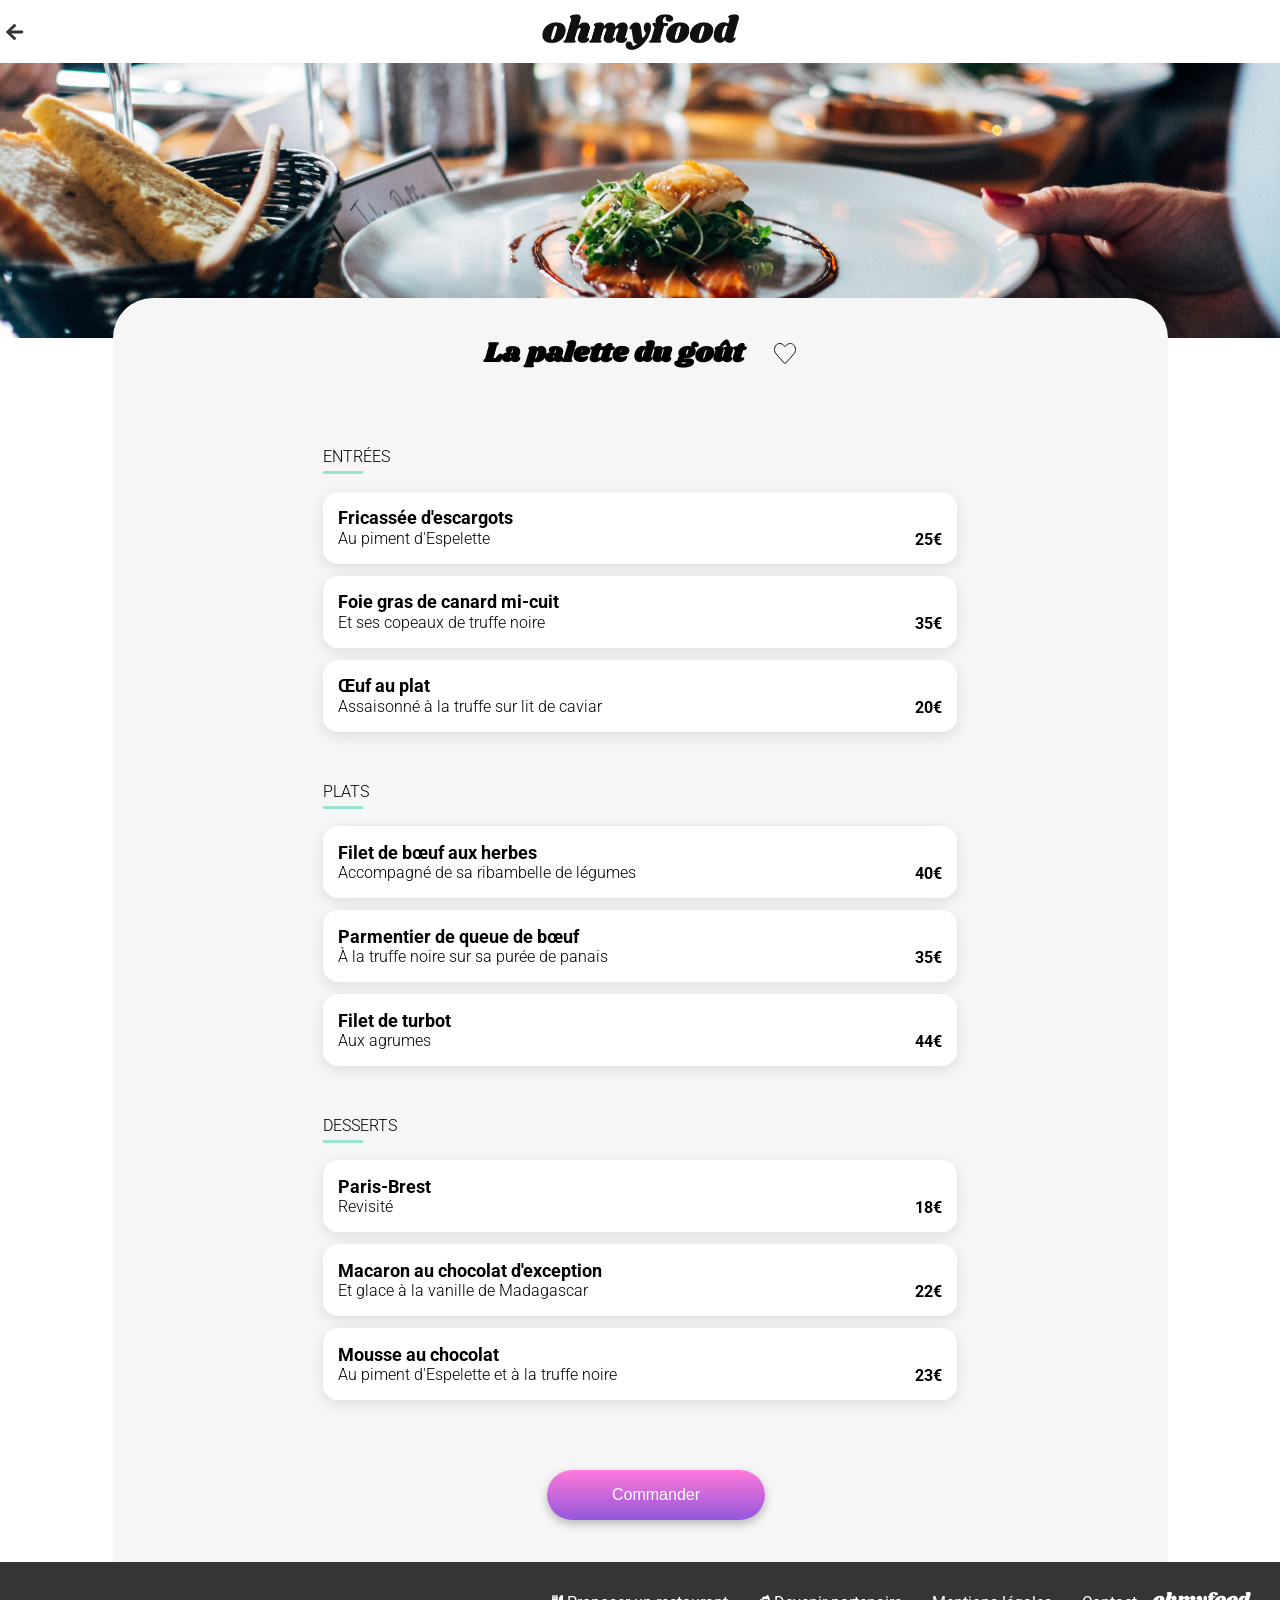
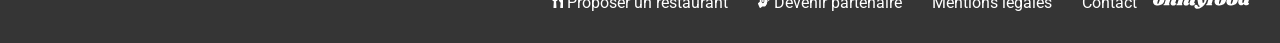
<file: menu-la-palette-du-goût.html>
<!DOCTYPE html>
<html lang="fr">

<head>
  <meta charset="UTF-8">
  <meta name="viewport" content="width=device-width, initial-scale=1.0">
  <title>Document</title>
  <link rel="stylesheet" href="SASS/main.css">

</head>

<body>
  <div class="loader">

    <div class="spinner1"></div>
    <div class="spinner2"></div>
    <div class="spinner3"></div>
  </div>

  <header>
    <div class="header-menu">
      <a href="index.html" aria-label="Retour à la page d’accueil"><svg xmlns="http://www.w3.org/2000/svg" width="30"
          height="30" viewBox="0 0 30 30" fill="none" aria-hidden="true">
          <path
            d="M15.8856 21.9283L15.0335 22.7417C14.6727 23.0861 14.0892 23.0861 13.7323 22.7417L6.2706 15.6229C5.9098 15.2785 5.9098 14.7215 6.2706 14.3808L13.7323 7.2583C14.0931 6.9139 14.6765 6.9139 15.0335 7.2583L15.8856 8.07167C16.2502 8.41974 16.2425 8.98763 15.8702 9.32837L11.2451 13.5345H22.2764C22.7869 13.5345 23.1976 13.9265 23.1976 14.4138V15.5862C23.1976 16.0735 22.7869 16.4655 22.2764 16.4655H11.2451L15.8702 20.6716C16.2464 21.0124 16.254 21.5803 15.8856 21.9283Z"
            fill="#353535" />
        </svg>
      </a>
      <img src="assets/logo/ohmyfood.png" alt="ohmyfood">
    </div>
  </header>


  <main>
    <div class="image-container">
      <img src="restaurants/menilmontant.jpg" alt="">
    </div>

    <section class="menu">
      <div class="titre">
        <h1 class="titre-menu">La palette du goût</h1>

        <div class="heart">
          <input type="checkbox" id="heart1">
          <label for="heart1">
            <span class="sr-only">Ajouter aux favoris</span>
            <svg class="heart-empty" xmlns="http://www.w3.org/2000/svg" width="22" height="21" viewBox="0 0 22 21"
              fill="none" aria-hidden="true">
              <path
                d="M12.2207 2.40527C14.1599 0.222558 17.2057 -0.147219 19.3223 1.62402L19.5244 1.80176C22.0187 4.12419 22.1558 8.32368 19.9121 10.8496L11.5977 20.2148C11.2807 20.5716 10.8021 20.5941 10.4648 20.2822L10.3994 20.2148L2.08496 10.8496C-0.0847856 8.40259 -0.0235333 4.38556 2.25 2.02539L2.47656 1.80176C4.53112 -0.108075 7.5843 0.134683 9.58887 2.19922L9.78027 2.40527L10.627 3.35742L11.001 3.77734L11.374 3.35742L12.2207 2.40527Z"
                stroke="#101010" />
            </svg>
            <svg class="heart-full" xmlns="http://www.w3.org/2000/svg" width="22" height="21" viewBox="0 0 22 21"
              fill="none" aria-hidden="true">
              <path
                d="M19.865 1.43593C17.5103 -0.753131 14.0083 -0.359381 11.847 2.07343L11.0005 3.02499L10.154 2.07343C7.99701 -0.359381 4.49076 -0.753131 2.13607 1.43593C-0.562363 3.94843 -0.704161 8.45781 1.71068 11.1812L10.0251 20.5469C10.5622 21.1516 11.4345 21.1516 11.9716 20.5469L20.2861 11.1812C22.7052 8.45781 22.5634 3.94843 19.865 1.43593Z"
                fill="url(#paint0_linear_335233_100)" />
              <defs>
                <linearGradient id="paint0_linear_335233_100" x1="11.0002" y1="-5.4601" x2="3.43443" y2="27.9923"
                  gradientUnits="userSpaceOnUse">
                  <stop stop-color="#9356DC" />
                  <stop offset="1" stop-color="#FF79DA" />
                </linearGradient>
              </defs>
            </svg>
          </label>
        </div>
      </div>
      <div class="entrees">
        <h2>Entrées</h2>


        <input type="checkbox" id="check1">
        <div class="entree1">
          <div class="text">
            <h3>Fricassée d'escargots</h3>
            <p>Au piment d'Espelette </p>
          </div>
          <div class="prix">
            25€
          </div>
          <span class="check">
            <svg xmlns="http://www.w3.org/2000/svg" width="59" height="69" viewBox="0 0 59 69" fill="none"
              aria-hidden="true">
              <path d="M0 0H44C52.2843 0 59 6.71573 59 15V54C59 62.2843 52.2843 69 44 69H0V0Z" fill="#99E2D0" />
              <path
                d="M39.5847 34.9656C39.5847 40.4884 35.1076 44.9656 29.5847 44.9656C24.0619 44.9656 19.5847 40.4884 19.5847 34.9656C19.5847 29.4427 24.0619 24.9656 29.5847 24.9656C35.1076 24.9656 39.5847 29.4427 39.5847 34.9656ZM28.428 40.2605L35.8474 32.8411C36.0993 32.5892 36.0993 32.1807 35.8474 31.9288L34.935 31.0164C34.6831 30.7644 34.2746 30.7644 34.0226 31.0164L27.9718 37.0671L25.1469 34.2421C24.8949 33.9902 24.4864 33.9902 24.2344 34.2421L23.3221 35.1545C23.0701 35.4065 23.0701 35.815 23.3221 36.0669L27.5156 40.2605C27.7676 40.5124 28.176 40.5124 28.428 40.2605Z"
                fill="white" />
            </svg>

          </span>
          <label for="check1" class="entree1-label">
            <span class="sr-only">Sélectionner la Fricassée d'escargots</span>
          </label>

        </div>


        <input type="checkbox" id="check2">
        <div class="entree2">
          <div class="text">
            <h3>Foie gras de canard mi-cuit</h3>
            <p>Et ses copeaux de truffe noire </p>
          </div>
          <div class="prix">
            35€
          </div>
          <span class="check">
            <svg xmlns="http://www.w3.org/2000/svg" width="59" height="69" viewBox="0 0 59 69" fill="none"
              aria-hidden="true">
              <path d="M0 0H44C52.2843 0 59 6.71573 59 15V54C59 62.2843 52.2843 69 44 69H0V0Z" fill="#99E2D0" />
              <path
                d="M39.5847 34.9656C39.5847 40.4884 35.1076 44.9656 29.5847 44.9656C24.0619 44.9656 19.5847 40.4884 19.5847 34.9656C19.5847 29.4427 24.0619 24.9656 29.5847 24.9656C35.1076 24.9656 39.5847 29.4427 39.5847 34.9656ZM28.428 40.2605L35.8474 32.8411C36.0993 32.5892 36.0993 32.1807 35.8474 31.9288L34.935 31.0164C34.6831 30.7644 34.2746 30.7644 34.0226 31.0164L27.9718 37.0671L25.1469 34.2421C24.8949 33.9902 24.4864 33.9902 24.2344 34.2421L23.3221 35.1545C23.0701 35.4065 23.0701 35.815 23.3221 36.0669L27.5156 40.2605C27.7676 40.5124 28.176 40.5124 28.428 40.2605Z"
                fill="white" />
            </svg>

          </span>
          <label for="check2" class="entree2-label">
            <span class="sr-only">Sélectionner le Foie gras de canard mi-cuit</span>
          </label>
        </div>


        <input type="checkbox" id="check3">
        <div class="entree3">
          <div class="text">
            <h3>Œuf au plat</h3>
            <p>Assaisonné à la truffe sur lit de caviar</p>
          </div>
          <div class="prix">
            20€
          </div>
          <span class="check">
            <svg xmlns="http://www.w3.org/2000/svg" width="59" height="69" viewBox="0 0 59 69" fill="none"
              aria-hidden="true">
              <path d="M0 0H44C52.2843 0 59 6.71573 59 15V54C59 62.2843 52.2843 69 44 69H0V0Z" fill="#99E2D0" />
              <path
                d="M39.5847 34.9656C39.5847 40.4884 35.1076 44.9656 29.5847 44.9656C24.0619 44.9656 19.5847 40.4884 19.5847 34.9656C19.5847 29.4427 24.0619 24.9656 29.5847 24.9656C35.1076 24.9656 39.5847 29.4427 39.5847 34.9656ZM28.428 40.2605L35.8474 32.8411C36.0993 32.5892 36.0993 32.1807 35.8474 31.9288L34.935 31.0164C34.6831 30.7644 34.2746 30.7644 34.0226 31.0164L27.9718 37.0671L25.1469 34.2421C24.8949 33.9902 24.4864 33.9902 24.2344 34.2421L23.3221 35.1545C23.0701 35.4065 23.0701 35.815 23.3221 36.0669L27.5156 40.2605C27.7676 40.5124 28.176 40.5124 28.428 40.2605Z"
                fill="white" />
            </svg>

          </span>
          <label for="check3" class="entree3-label">
            <span class="sr-only">Sélectionner l'Œuf au plat</span>
          </label>
        </div>

      </div>

      <div class="plats">
        <h2>Plats</h2>


        <input type="checkbox" id="check5">
        <div class="plat1">
          <div class="text">
            <h3>Filet de bœuf aux herbes</h3>
            <p>Accompagné de sa ribambelle de légumes </p>
          </div>
          <div class="prix">
            40€
          </div>
          <span class="check">
            <svg xmlns="http://www.w3.org/2000/svg" width="59" height="69" viewBox="0 0 59 69" fill="none"
              aria-hidden="true">
              <path d="M0 0H44C52.2843 0 59 6.71573 59 15V54C59 62.2843 52.2843 69 44 69H0V0Z" fill="#99E2D0" />
              <path
                d="M39.5847 34.9656C39.5847 40.4884 35.1076 44.9656 29.5847 44.9656C24.0619 44.9656 19.5847 40.4884 19.5847 34.9656C19.5847 29.4427 24.0619 24.9656 29.5847 24.9656C35.1076 24.9656 39.5847 29.4427 39.5847 34.9656ZM28.428 40.2605L35.8474 32.8411C36.0993 32.5892 36.0993 32.1807 35.8474 31.9288L34.935 31.0164C34.6831 30.7644 34.2746 30.7644 34.0226 31.0164L27.9718 37.0671L25.1469 34.2421C24.8949 33.9902 24.4864 33.9902 24.2344 34.2421L23.3221 35.1545C23.0701 35.4065 23.0701 35.815 23.3221 36.0669L27.5156 40.2605C27.7676 40.5124 28.176 40.5124 28.428 40.2605Z"
                fill="white" />
            </svg>

          </span>
          <label for="check5" class="plat1-label">
            <span class="sr-only">Sélectionner Filet de bœuf aux herbes</span>
          </label>
        </div>


        <input type="checkbox" id="check6">
        <div class="plat2">
          <div class="text">
            <h3>Parmentier de queue de bœuf</h3>
            <p>À la truffe noire sur sa purée de panais </p>
          </div>
          <div class="prix">
            35€
          </div>
          <span class="check">
            <svg xmlns="http://www.w3.org/2000/svg" width="59" height="69" viewBox="0 0 59 69" fill="none"
              aria-hidden="true">
              <path d="M0 0H44C52.2843 0 59 6.71573 59 15V54C59 62.2843 52.2843 69 44 69H0V0Z" fill="#99E2D0" />
              <path
                d="M39.5847 34.9656C39.5847 40.4884 35.1076 44.9656 29.5847 44.9656C24.0619 44.9656 19.5847 40.4884 19.5847 34.9656C19.5847 29.4427 24.0619 24.9656 29.5847 24.9656C35.1076 24.9656 39.5847 29.4427 39.5847 34.9656ZM28.428 40.2605L35.8474 32.8411C36.0993 32.5892 36.0993 32.1807 35.8474 31.9288L34.935 31.0164C34.6831 30.7644 34.2746 30.7644 34.0226 31.0164L27.9718 37.0671L25.1469 34.2421C24.8949 33.9902 24.4864 33.9902 24.2344 34.2421L23.3221 35.1545C23.0701 35.4065 23.0701 35.815 23.3221 36.0669L27.5156 40.2605C27.7676 40.5124 28.176 40.5124 28.428 40.2605Z"
                fill="white" />
            </svg>

          </span>
          <label for="check6" class="plat2-label">
            <span class="sr-only">Sélectionner Parmentier de queue de bœuf</span>
          </label>
        </div>


        <input type="checkbox" id="check7">
        <div class="plat3">
          <div class="text">
            <h3>Filet de turbot</h3>
            <p>Aux agrumes</p>
          </div>
          <div class="prix">
            44€
          </div>
          <span class="check">
            <svg xmlns="http://www.w3.org/2000/svg" width="59" height="69" viewBox="0 0 59 69" fill="none"
              aria-hidden="true">
              <path d="M0 0H44C52.2843 0 59 6.71573 59 15V54C59 62.2843 52.2843 69 44 69H0V0Z" fill="#99E2D0" />
              <path
                d="M39.5847 34.9656C39.5847 40.4884 35.1076 44.9656 29.5847 44.9656C24.0619 44.9656 19.5847 40.4884 19.5847 34.9656C19.5847 29.4427 24.0619 24.9656 29.5847 24.9656C35.1076 24.9656 39.5847 29.4427 39.5847 34.9656ZM28.428 40.2605L35.8474 32.8411C36.0993 32.5892 36.0993 32.1807 35.8474 31.9288L34.935 31.0164C34.6831 30.7644 34.2746 30.7644 34.0226 31.0164L27.9718 37.0671L25.1469 34.2421C24.8949 33.9902 24.4864 33.9902 24.2344 34.2421L23.3221 35.1545C23.0701 35.4065 23.0701 35.815 23.3221 36.0669L27.5156 40.2605C27.7676 40.5124 28.176 40.5124 28.428 40.2605Z"
                fill="white" />
            </svg>

          </span>
          <label for="check7" class="plat3-label">
            <span class="sr-only">Sélectionner Filet de turbot</span>

          </label>
        </div>

      </div>

      <div class="desserts">
        <h2>Desserts</h2>


        <input type="checkbox" id="check8">
        <div class="dessert1">
          <div class="text">
            <h3>Paris-Brest</h3>
            <p>Revisité</p>
          </div>
          <div class="prix">
            18€
          </div>
          <span class="check">
            <svg xmlns="http://www.w3.org/2000/svg" width="59" height="69" viewBox="0 0 59 69" fill="none"
              aria-hidden="true">
              <path d="M0 0H44C52.2843 0 59 6.71573 59 15V54C59 62.2843 52.2843 69 44 69H0V0Z" fill="#99E2D0" />
              <path
                d="M39.5847 34.9656C39.5847 40.4884 35.1076 44.9656 29.5847 44.9656C24.0619 44.9656 19.5847 40.4884 19.5847 34.9656C19.5847 29.4427 24.0619 24.9656 29.5847 24.9656C35.1076 24.9656 39.5847 29.4427 39.5847 34.9656ZM28.428 40.2605L35.8474 32.8411C36.0993 32.5892 36.0993 32.1807 35.8474 31.9288L34.935 31.0164C34.6831 30.7644 34.2746 30.7644 34.0226 31.0164L27.9718 37.0671L25.1469 34.2421C24.8949 33.9902 24.4864 33.9902 24.2344 34.2421L23.3221 35.1545C23.0701 35.4065 23.0701 35.815 23.3221 36.0669L27.5156 40.2605C27.7676 40.5124 28.176 40.5124 28.428 40.2605Z"
                fill="white" />
            </svg>

          </span>
          <label for="check8" class="dessert1-label">
            <span class="sr-only">Sélectionner Paris-Brest</span>

          </label>
        </div>


        <input type="checkbox" id="check9">
        <div class="dessert2">
          <div class="text">
            <h3>Macaron au chocolat d'exception </h3>
            <p>Et glace à la vanille de Madagascar</p>
          </div>
          <div class="prix">
            22€
          </div>
          <span class="check">
            <svg xmlns="http://www.w3.org/2000/svg" width="59" height="69" viewBox="0 0 59 69" fill="none"
              aria-hidden="true">
              <path d="M0 0H44C52.2843 0 59 6.71573 59 15V54C59 62.2843 52.2843 69 44 69H0V0Z" fill="#99E2D0" />
              <path
                d="M39.5847 34.9656C39.5847 40.4884 35.1076 44.9656 29.5847 44.9656C24.0619 44.9656 19.5847 40.4884 19.5847 34.9656C19.5847 29.4427 24.0619 24.9656 29.5847 24.9656C35.1076 24.9656 39.5847 29.4427 39.5847 34.9656ZM28.428 40.2605L35.8474 32.8411C36.0993 32.5892 36.0993 32.1807 35.8474 31.9288L34.935 31.0164C34.6831 30.7644 34.2746 30.7644 34.0226 31.0164L27.9718 37.0671L25.1469 34.2421C24.8949 33.9902 24.4864 33.9902 24.2344 34.2421L23.3221 35.1545C23.0701 35.4065 23.0701 35.815 23.3221 36.0669L27.5156 40.2605C27.7676 40.5124 28.176 40.5124 28.428 40.2605Z"
                fill="white" />
            </svg>

          </span>
          <label for="check9" class="dessert2-label">
            <span class="sr-only">Sélectionner Macaron au chocolat d'exception</span>

          </label>

        </div>


        <input type="checkbox" id="check10">
        <div class="dessert3">
          <div class="text">
            <h3>Mousse au chocolat </h3>
            <p>Au piment d'Espelette et à la truffe noire</p>
          </div>
          <div class="prix">
            23€
          </div>
          <span class="check">
            <svg xmlns="http://www.w3.org/2000/svg" width="59" height="69" viewBox="0 0 59 69" fill="none"
              aria-hidden="true">
              <path d="M0 0H44C52.2843 0 59 6.71573 59 15V54C59 62.2843 52.2843 69 44 69H0V0Z" fill="#99E2D0" />
              <path
                d="M39.5847 34.9656C39.5847 40.4884 35.1076 44.9656 29.5847 44.9656C24.0619 44.9656 19.5847 40.4884 19.5847 34.9656C19.5847 29.4427 24.0619 24.9656 29.5847 24.9656C35.1076 24.9656 39.5847 29.4427 39.5847 34.9656ZM28.428 40.2605L35.8474 32.8411C36.0993 32.5892 36.0993 32.1807 35.8474 31.9288L34.935 31.0164C34.6831 30.7644 34.2746 30.7644 34.0226 31.0164L27.9718 37.0671L25.1469 34.2421C24.8949 33.9902 24.4864 33.9902 24.2344 34.2421L23.3221 35.1545C23.0701 35.4065 23.0701 35.815 23.3221 36.0669L27.5156 40.2605C27.7676 40.5124 28.176 40.5124 28.428 40.2605Z"
                fill="white" />
            </svg>

          </span>
          <label for="check10" class="dessert3-label">
            <span class="sr-only">Sélectionner Mousse au chocolat</span>

          </label>
        </div>

      </div>

      <div class="section-bouton">
        <button>Commander</button>
      </div>

    </section>




  </main>
  <footer>
    <div class="footer-container">
      <div><svg xmlns="http://www.w3.org/2000/svg" width="98" height="17" viewBox="0 0 98 17" fill="none" role="img"
          aria-label="Ohmyfood">
          <path
            d="M6.78595 3.78C8.41795 3.78 9.61795 4.11 10.3859 4.77C11.1659 5.43 11.5559 6.294 11.5559 7.362C11.5559 7.722 11.5079 8.124 11.4119 8.568C11.1839 9.552 10.7579 10.416 10.1339 11.16C9.50995 11.892 8.74195 12.462 7.82995 12.87C6.92995 13.266 5.95195 13.464 4.89595 13.464C3.22795 13.464 1.99195 13.134 1.18795 12.474C0.395946 11.802 -5.36982e-05 10.914 -5.36982e-05 9.81C-5.36982e-05 9.438 0.0479463 9.024 0.143946 8.568C0.371946 7.632 0.803946 6.804 1.43995 6.084C2.08795 5.352 2.87395 4.788 3.79795 4.392C4.73395 3.984 5.72995 3.78 6.78595 3.78ZM6.73195 5.382C6.47995 5.382 6.20995 5.61 5.92195 6.066C5.64595 6.51 5.31595 7.356 4.93195 8.604C4.54795 9.852 4.35595 10.728 4.35595 11.232C4.35595 11.496 4.39795 11.676 4.48195 11.772C4.56595 11.856 4.67995 11.898 4.82395 11.898C5.07595 11.922 5.33395 11.706 5.59795 11.25C5.87395 10.794 6.21595 9.906 6.62395 8.586C6.99595 7.422 7.18195 6.576 7.18195 6.048C7.18195 5.796 7.13995 5.622 7.05595 5.526C6.98395 5.43 6.87595 5.382 6.73195 5.382ZM22.3149 10.818C22.2909 10.866 22.2789 10.938 22.2789 11.034C22.2789 11.118 22.2969 11.184 22.3329 11.232C22.3809 11.28 22.4409 11.304 22.5129 11.304C22.6569 11.304 22.7769 11.244 22.8729 11.124C22.9809 10.992 23.0529 10.926 23.0889 10.926C23.1489 10.926 23.1969 10.968 23.2329 11.052C23.2689 11.124 23.2869 11.214 23.2869 11.322C23.2989 11.67 23.1849 12.012 22.9449 12.348C22.7049 12.672 22.3509 12.942 21.8829 13.158C21.4269 13.362 20.8749 13.464 20.2269 13.464C19.4349 13.464 18.8049 13.284 18.3369 12.924C17.8689 12.552 17.6289 12.06 17.6169 11.448C17.6169 11.004 17.7249 10.506 17.9409 9.954L18.9309 7.362C18.9909 7.206 19.0209 7.08 19.0209 6.984C19.0209 6.828 18.9669 6.708 18.8589 6.624C18.7629 6.528 18.6429 6.48 18.4989 6.48C18.2709 6.48 18.0369 6.588 17.7969 6.804C17.5689 7.008 17.3829 7.344 17.2389 7.812V7.776L16.1049 11.43C16.0689 11.574 16.0509 11.7 16.0509 11.808C16.0509 11.964 16.0809 12.09 16.1409 12.186C16.2009 12.27 16.2849 12.354 16.3929 12.438C16.4769 12.522 16.5369 12.594 16.5729 12.654C16.6089 12.702 16.6149 12.768 16.5909 12.852C16.5309 13.008 16.4109 13.122 16.2309 13.194C16.0509 13.266 15.7749 13.302 15.4029 13.302H11.2989C10.9869 13.302 10.7589 13.254 10.6149 13.158C10.4709 13.05 10.4229 12.912 10.4709 12.744C10.5189 12.6 10.6449 12.474 10.8489 12.366C11.0289 12.27 11.1789 12.156 11.2989 12.024C11.4189 11.892 11.5209 11.682 11.6049 11.394L14.3409 2.412C14.3769 2.304 14.3949 2.214 14.3949 2.142C14.3949 2.01 14.3589 1.902 14.2869 1.818C14.2269 1.734 14.1429 1.65 14.0349 1.566C13.9149 1.47 13.8249 1.386 13.7649 1.314C13.7169 1.242 13.7109 1.146 13.7469 1.026C13.8189 0.750001 14.1969 0.510001 14.8809 0.306001C15.5649 0.102001 16.2789 1.54972e-06 17.0229 1.54972e-06C17.7189 1.54972e-06 18.2289 0.132002 18.5529 0.396002C18.8889 0.660001 19.0569 1.02 19.0569 1.476C19.0569 1.74 19.0149 1.998 18.9309 2.25L17.9589 5.418C18.4269 4.806 18.9189 4.38 19.4349 4.14C19.9629 3.9 20.5329 3.78 21.1449 3.78C21.8769 3.78 22.4649 4.002 22.9089 4.446C23.3649 4.89 23.5929 5.466 23.5929 6.174C23.5929 6.546 23.5329 6.912 23.4129 7.272L22.3149 10.818ZM41.1782 10.818C41.1542 10.866 41.1422 10.938 41.1422 11.034C41.1422 11.118 41.1602 11.184 41.1962 11.232C41.2442 11.28 41.3042 11.304 41.3762 11.304C41.5202 11.304 41.6402 11.244 41.7362 11.124C41.8442 10.992 41.9162 10.926 41.9522 10.926C42.0122 10.926 42.0602 10.968 42.0962 11.052C42.1322 11.124 42.1502 11.214 42.1502 11.322C42.1622 11.67 42.0482 12.012 41.8082 12.348C41.5682 12.672 41.2142 12.942 40.7462 13.158C40.2902 13.362 39.7382 13.464 39.0902 13.464C38.2982 13.464 37.6682 13.284 37.2002 12.924C36.7322 12.552 36.4922 12.06 36.4802 11.448C36.4802 11.004 36.5882 10.506 36.8042 9.954L37.7942 7.362C37.8542 7.206 37.8842 7.08 37.8842 6.984C37.8842 6.828 37.8302 6.708 37.7222 6.624C37.6262 6.528 37.5062 6.48 37.3622 6.48C37.1582 6.48 36.9482 6.57 36.7322 6.75C36.5162 6.93 36.3242 7.212 36.1562 7.596L35.1662 10.818C35.1422 10.866 35.1302 10.938 35.1302 11.034C35.1302 11.118 35.1482 11.184 35.1842 11.232C35.2322 11.28 35.2922 11.304 35.3642 11.304C35.5082 11.304 35.6282 11.244 35.7242 11.124C35.8322 10.992 35.9042 10.926 35.9402 10.926C36.0002 10.926 36.0482 10.968 36.0842 11.052C36.1202 11.124 36.1382 11.214 36.1382 11.322C36.1502 11.67 36.0362 12.012 35.7962 12.348C35.5562 12.672 35.2022 12.942 34.7342 13.158C34.2782 13.362 33.7262 13.464 33.0782 13.464C32.2862 13.464 31.6562 13.284 31.1882 12.924C30.7202 12.552 30.4802 12.06 30.4682 11.448C30.4682 11.004 30.5762 10.506 30.7922 9.954L31.7822 7.362C31.8422 7.206 31.8722 7.08 31.8722 6.984C31.8722 6.828 31.8182 6.708 31.7102 6.624C31.6142 6.528 31.4942 6.48 31.3502 6.48C31.1462 6.48 30.9362 6.57 30.7202 6.75C30.5042 6.918 30.3242 7.194 30.1802 7.578L28.9922 11.43C28.9442 11.562 28.9202 11.688 28.9202 11.808C28.9202 11.952 28.9502 12.072 29.0102 12.168C29.0702 12.252 29.1542 12.342 29.2622 12.438C29.3462 12.51 29.4062 12.576 29.4422 12.636C29.4782 12.696 29.4842 12.768 29.4602 12.852C29.4122 13.008 29.2982 13.122 29.1182 13.194C28.9382 13.266 28.6562 13.302 28.2722 13.302H24.1682C23.8562 13.302 23.6342 13.254 23.5022 13.158C23.3582 13.05 23.3042 12.912 23.3402 12.744C23.3882 12.6 23.5142 12.474 23.7182 12.366C23.8982 12.27 24.0482 12.156 24.1682 12.024C24.2882 11.892 24.3902 11.682 24.4742 11.394L26.0762 6.192C26.1002 6.132 26.1122 6.048 26.1122 5.94C26.1122 5.808 26.0822 5.706 26.0222 5.634C25.9742 5.562 25.8902 5.472 25.7702 5.364C25.6502 5.268 25.5662 5.184 25.5182 5.112C25.4702 5.04 25.4642 4.944 25.5002 4.824C25.5722 4.548 25.9502 4.308 26.6342 4.104C27.3182 3.888 28.0322 3.78 28.7762 3.78C29.3642 3.78 29.8262 3.942 30.1622 4.266C30.5102 4.59 30.6782 5.034 30.6662 5.598C31.1582 4.914 31.6742 4.44 32.2142 4.176C32.7662 3.912 33.3602 3.78 33.9962 3.78C34.6922 3.78 35.2562 3.984 35.6882 4.392C36.1322 4.788 36.3782 5.31 36.4262 5.958C36.9422 5.142 37.4942 4.578 38.0822 4.266C38.6702 3.942 39.3122 3.78 40.0082 3.78C40.7402 3.78 41.3282 4.002 41.7722 4.446C42.2282 4.89 42.4562 5.466 42.4562 6.174C42.4562 6.546 42.3962 6.912 42.2762 7.272L41.1782 10.818ZM52.2857 3.78C52.8137 3.78 53.2337 3.996 53.5457 4.428C53.8697 4.848 54.0317 5.424 54.0317 6.156C54.0317 6.792 53.9177 7.476 53.6897 8.208C53.2457 9.684 52.5317 11.076 51.5477 12.384C50.5757 13.692 49.4537 14.742 48.1817 15.534C46.9217 16.326 45.6617 16.722 44.4017 16.722C43.7777 16.722 43.2377 16.614 42.7817 16.398C42.3377 16.182 42.0017 15.894 41.7737 15.534C41.5337 15.174 41.4137 14.79 41.4137 14.382C41.4137 14.202 41.4437 14.004 41.5037 13.788C41.6117 13.452 41.7917 13.194 42.0437 13.014C42.2957 12.834 42.5957 12.744 42.9437 12.744C43.4957 12.744 43.9457 12.93 44.2937 13.302C44.6537 13.686 44.8817 14.208 44.9777 14.868C45.7457 14.832 46.4537 14.502 47.1017 13.878C46.4897 13.77 46.0337 13.566 45.7337 13.266C45.4457 12.954 45.2477 12.474 45.1397 11.826L44.4197 7.416C44.3837 7.188 44.3297 7.032 44.2577 6.948C44.1977 6.852 44.1137 6.804 44.0057 6.804C43.9217 6.804 43.8197 6.846 43.6997 6.93C43.5917 7.014 43.5137 7.056 43.4657 7.056C43.3697 7.056 43.3217 6.954 43.3217 6.75C43.3217 6.582 43.3517 6.402 43.4117 6.21C43.6277 5.526 44.0297 4.95 44.6177 4.482C45.2057 4.002 45.8897 3.762 46.6697 3.762C47.4377 3.762 48.0017 3.99 48.3617 4.446C48.7337 4.902 48.9737 5.604 49.0817 6.552L49.6217 10.512C49.6577 10.812 49.7657 10.962 49.9457 10.962C50.1617 10.962 50.4137 10.77 50.7017 10.386C50.9897 9.99 51.2717 9.432 51.5477 8.712C51.1877 8.388 50.9117 8.016 50.7197 7.596C50.5277 7.176 50.4317 6.726 50.4317 6.246C50.4317 5.874 50.4797 5.538 50.5757 5.238C50.7197 4.758 50.9417 4.398 51.2417 4.158C51.5537 3.906 51.9017 3.78 52.2857 3.78ZM61.2518 1.54972e-06C62.5358 1.54972e-06 63.4958 0.198002 64.1318 0.594001C64.7798 0.978001 65.1038 1.452 65.1038 2.016C65.1038 2.472 64.9118 2.826 64.5278 3.078C64.1558 3.318 63.6638 3.438 63.0518 3.438C62.4878 3.438 62.0498 3.3 61.7378 3.024C61.4258 2.748 61.2698 2.406 61.2698 1.998C61.2698 1.746 61.3478 1.482 61.5038 1.206C61.1438 1.206 60.8438 1.296 60.6038 1.476C60.3638 1.644 60.1778 1.938 60.0458 2.358C59.9738 2.622 59.9378 2.868 59.9378 3.096C59.9378 3.384 59.9858 3.612 60.0818 3.78C60.1898 3.936 60.3398 4.014 60.5318 4.014H61.5938C62.2178 4.014 62.5298 4.206 62.5298 4.59C62.5298 4.638 62.5178 4.71 62.4938 4.806C62.4218 5.07 62.2718 5.268 62.0438 5.4C61.8278 5.532 61.4978 5.598 61.0538 5.598H60.5138L58.7318 11.43C58.6958 11.574 58.6778 11.7 58.6778 11.808C58.6778 11.964 58.7078 12.09 58.7678 12.186C58.8278 12.27 58.9118 12.354 59.0198 12.438C59.1038 12.522 59.1638 12.594 59.1998 12.654C59.2358 12.702 59.2418 12.768 59.2178 12.852C59.1578 13.008 59.0378 13.122 58.8578 13.194C58.6778 13.266 58.4018 13.302 58.0298 13.302H53.9258C53.6138 13.302 53.3858 13.254 53.2418 13.158C53.0978 13.05 53.0498 12.912 53.0978 12.744C53.1458 12.6 53.2718 12.474 53.4758 12.366C53.6558 12.27 53.8058 12.156 53.9258 12.024C54.0458 11.892 54.1478 11.682 54.2318 11.394L55.6358 6.786C55.6958 6.606 55.7258 6.42 55.7258 6.228C55.7258 5.988 55.6718 5.802 55.5638 5.67C55.4678 5.526 55.3178 5.37 55.1138 5.202C54.9818 5.094 54.8798 5.004 54.8078 4.932C54.7478 4.848 54.7178 4.752 54.7178 4.644C54.7058 4.416 54.7838 4.254 54.9518 4.158C55.1318 4.062 55.4678 4.014 55.9598 4.014H56.4098C56.3258 3.714 56.2838 3.414 56.2838 3.114C56.2838 2.814 56.3378 2.502 56.4458 2.178C56.6738 1.566 57.1598 1.05 57.9038 0.630001C58.6598 0.210001 59.7758 1.54972e-06 61.2518 1.54972e-06ZM68.3621 3.78C69.9941 3.78 71.1941 4.11 71.9621 4.77C72.7421 5.43 73.1321 6.294 73.1321 7.362C73.1321 7.722 73.0841 8.124 72.9881 8.568C72.7601 9.552 72.3341 10.416 71.7101 11.16C71.0861 11.892 70.3181 12.462 69.4061 12.87C68.5061 13.266 67.5281 13.464 66.4721 13.464C64.8041 13.464 63.5681 13.134 62.7641 12.474C61.9721 11.802 61.5761 10.914 61.5761 9.81C61.5761 9.438 61.6241 9.024 61.7201 8.568C61.9481 7.632 62.3801 6.804 63.0161 6.084C63.6641 5.352 64.4501 4.788 65.3741 4.392C66.3101 3.984 67.3061 3.78 68.3621 3.78ZM68.3081 5.382C68.0561 5.382 67.7861 5.61 67.4981 6.066C67.2221 6.51 66.8921 7.356 66.5081 8.604C66.1241 9.852 65.9321 10.728 65.9321 11.232C65.9321 11.496 65.9741 11.676 66.0581 11.772C66.1421 11.856 66.2561 11.898 66.4001 11.898C66.6521 11.922 66.9101 11.706 67.1741 11.25C67.4501 10.794 67.7921 9.906 68.2001 8.586C68.5721 7.422 68.7581 6.576 68.7581 6.048C68.7581 5.796 68.7161 5.622 68.6321 5.526C68.5601 5.43 68.4521 5.382 68.3081 5.382ZM80.1746 3.78C81.8066 3.78 83.0066 4.11 83.7746 4.77C84.5546 5.43 84.9446 6.294 84.9446 7.362C84.9446 7.722 84.8966 8.124 84.8006 8.568C84.5726 9.552 84.1466 10.416 83.5226 11.16C82.8986 11.892 82.1306 12.462 81.2186 12.87C80.3186 13.266 79.3406 13.464 78.2846 13.464C76.6166 13.464 75.3806 13.134 74.5766 12.474C73.7846 11.802 73.3886 10.914 73.3886 9.81C73.3886 9.438 73.4366 9.024 73.5326 8.568C73.7606 7.632 74.1926 6.804 74.8286 6.084C75.4766 5.352 76.2626 4.788 77.1866 4.392C78.1226 3.984 79.1186 3.78 80.1746 3.78ZM80.1206 5.382C79.8686 5.382 79.5986 5.61 79.3106 6.066C79.0346 6.51 78.7046 7.356 78.3206 8.604C77.9366 9.852 77.7446 10.728 77.7446 11.232C77.7446 11.496 77.7866 11.676 77.8706 11.772C77.9546 11.856 78.0686 11.898 78.2126 11.898C78.4646 11.922 78.7226 11.706 78.9866 11.25C79.2626 10.794 79.6046 9.906 80.0126 8.586C80.3846 7.422 80.5706 6.576 80.5706 6.048C80.5706 5.796 80.5286 5.622 80.4446 5.526C80.3726 5.43 80.2646 5.382 80.1206 5.382ZM95.0831 10.71C95.0591 10.806 95.0471 10.872 95.0471 10.908C95.0471 10.992 95.0711 11.058 95.1191 11.106C95.1671 11.154 95.2271 11.178 95.2991 11.178C95.4431 11.178 95.5631 11.118 95.6591 10.998C95.7671 10.866 95.8391 10.8 95.8751 10.8C95.9351 10.8 95.9831 10.842 96.0191 10.926C96.0551 11.01 96.0731 11.106 96.0731 11.214C96.0851 11.538 95.9591 11.868 95.6951 12.204C95.4431 12.54 95.1011 12.816 94.6691 13.032C94.2371 13.248 93.7691 13.356 93.2651 13.356C92.6651 13.356 92.1431 13.242 91.6991 13.014C91.2551 12.786 90.9491 12.486 90.7811 12.114C90.4571 12.534 90.0851 12.846 89.6651 13.05C89.2451 13.254 88.8011 13.356 88.3331 13.356C87.7811 13.356 87.2651 13.218 86.7851 12.942C86.3171 12.666 85.9391 12.276 85.6511 11.772C85.3751 11.256 85.2371 10.674 85.2371 10.026C85.2371 8.934 85.4411 7.908 85.8491 6.948C86.2691 5.976 86.8511 5.196 87.5951 4.608C88.3391 4.008 89.1851 3.708 90.1331 3.708C90.6491 3.708 91.0871 3.768 91.4471 3.888C91.8191 4.008 92.1551 4.188 92.4551 4.428L93.0671 2.412C93.1031 2.304 93.1211 2.214 93.1211 2.142C93.1211 2.01 93.0851 1.902 93.0131 1.818C92.9531 1.734 92.8691 1.65 92.7611 1.566C92.6411 1.47 92.5511 1.386 92.4911 1.314C92.4431 1.242 92.4371 1.146 92.4731 1.026C92.5451 0.750001 92.9231 0.510001 93.6071 0.306001C94.2911 0.102001 95.0051 1.54972e-06 95.7491 1.54972e-06C96.4451 1.54972e-06 96.9551 0.132002 97.2791 0.396002C97.6151 0.660001 97.7831 1.02 97.7831 1.476C97.7831 1.74 97.7411 1.998 97.6571 2.25L95.0831 10.71ZM92.0771 5.652C91.8851 5.484 91.6751 5.4 91.4471 5.4C91.0991 5.4 90.7571 5.658 90.4211 6.174C90.0851 6.69 89.8151 7.314 89.6111 8.046C89.4071 8.778 89.3111 9.438 89.3231 10.026C89.3231 10.686 89.5391 11.016 89.9711 11.016C90.1271 11.016 90.2591 10.956 90.3671 10.836C90.4751 10.704 90.5771 10.494 90.6731 10.206L92.0771 5.652Z"
            fill="white" />
        </svg></div>
      <nav>
        <ul>
          <li><span><svg xmlns="http://www.w3.org/2000/svg" width="11" height="13" viewBox="0 0 11 13" fill="none"
                aria-hidden="true">
                <path
                  d="M5.49736 0.385973C5.51851 0.505308 5.92308 2.78538 5.92308 3.65628C5.92308 4.9842 5.18798 5.93127 4.1012 6.31213L4.44231 12.3576C4.46082 12.7055 4.1726 13 3.80769 13H2.11538C1.75313 13 1.46226 12.708 1.48077 12.3576L1.82188 6.31213C0.732452 5.93127 0 4.98166 0 3.65628C0 2.78284 0.404567 0.505308 0.425721 0.385973C0.510337 -0.129456 1.62356 -0.137073 1.69231 0.413902V3.99905C1.72668 4.08538 2.09159 4.0803 2.11538 3.99905C2.1524 3.35667 2.32428 0.464683 2.32692 0.398668C2.41418 -0.129456 3.50889 -0.129456 3.59351 0.398668C3.5988 0.467223 3.76803 3.35667 3.80505 3.99905C3.82885 4.0803 4.19639 4.08538 4.22813 3.99905V0.413902C4.29688 -0.134534 5.41274 -0.129456 5.49736 0.385973ZM8.64928 7.64005L8.25264 12.3398C8.22091 12.6953 8.51442 13 8.88462 13H10.3654C10.7171 13 11 12.7283 11 12.3906V0.60941C11 0.274254 10.7171 3.62896e-05 10.3654 3.62896e-05C8.18389 3.62896e-05 4.51106 4.53225 8.64928 7.64005Z"
                  fill="white" />
              </svg>
              <a href="#">Proposer un restaurant</a></span></li>

          <li>
            <span><svg xmlns="http://www.w3.org/2000/svg" width="12" height="13" viewBox="0 0 12 13" fill="none"
                aria-hidden="true">
                <path
                  d="M9.08765 4.87486H6.2572V6.29686C6.2572 7.30495 5.65573 8.12514 4.91646 8.12514C4.1772 8.12514 3.57573 7.30495 3.57573 6.29686V3.2091L2.3672 4.19941C2.00781 4.49143 1.78808 5.02214 1.78808 5.59094V6.79202L0.298367 7.96516C0.0134597 8.18862 -0.0852336 8.68632 0.0804966 9.07483L1.57021 12.5943C1.73407 12.9828 2.09905 13.1148 2.38396 12.8914L4.30941 11.3754H6.85309C7.51042 11.3754 8.04485 10.6466 8.04485 9.75027H8.3428C8.67239 9.75027 8.93868 9.38716 8.93868 8.93771V7.31257H9.08765C9.33531 7.31257 9.53456 7.04087 9.53456 6.70314V5.48429C9.53456 5.14656 9.33531 4.87486 9.08765 4.87486ZM11.838 3.92517L10.3483 0.405735C10.1844 0.0172256 9.81947 -0.114817 9.53456 0.10864L7.60911 1.62459H5.70601C5.48255 1.62459 5.26468 1.71092 5.07475 1.8709L4.45093 2.40161C4.27589 2.54888 4.17161 2.81043 4.17161 3.08975V6.29686C4.17161 6.85804 4.50493 7.31257 4.91646 7.31257C5.328 7.31257 5.66132 6.85804 5.66132 6.29686V4.06229H9.08765C9.66305 4.06229 10.1304 4.69965 10.1304 5.48429V6.20798L11.6202 5.03484C11.9051 4.80884 12.0019 4.31368 11.838 3.92517Z"
                  fill="white" />
              </svg>
              <a href="#">Devenir partenaire</a></span>
          </li>

          <li><a href="#">Mentions légales</a></li>
          <li><a href="mailto:exemple@email.com">Contact</a></li>
        </ul>
      </nav>
    </div>
  </footer>
</body>

</html>
</file>
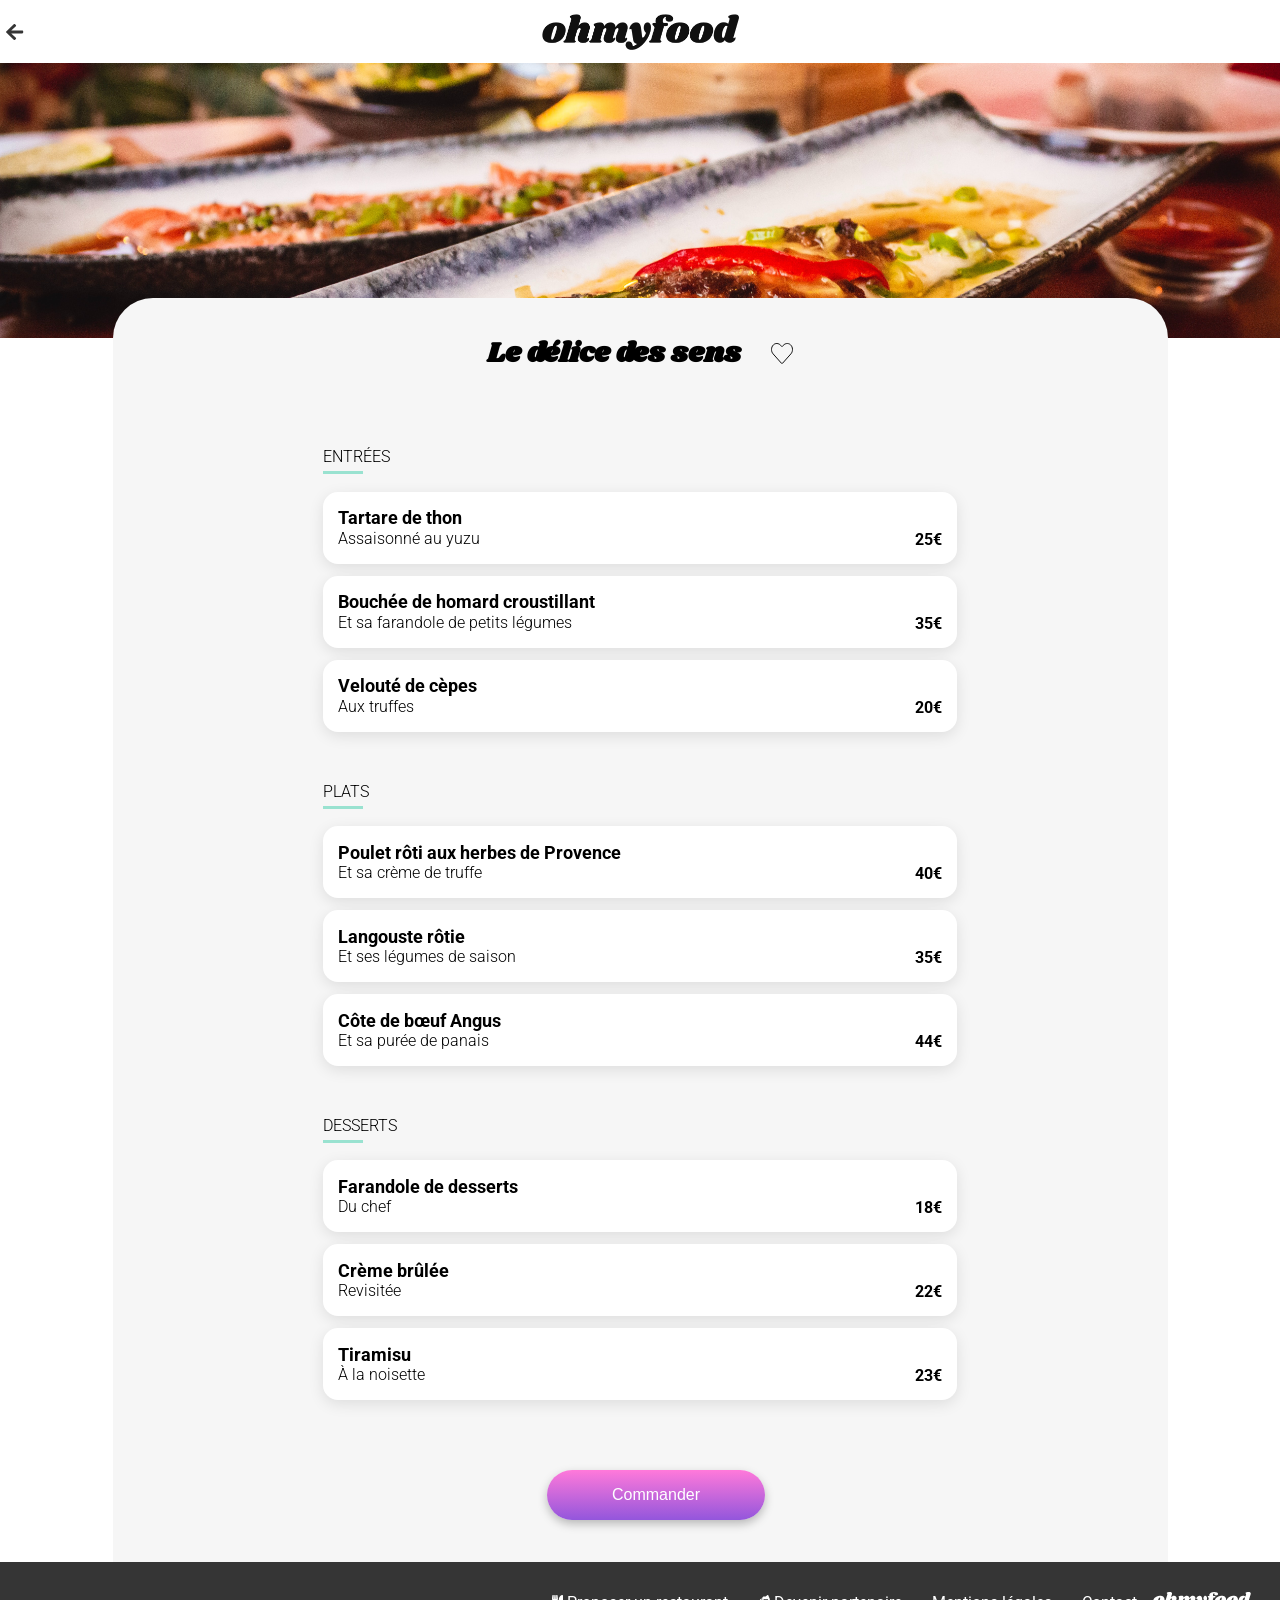
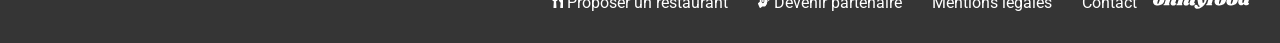
<file: menu-le-delice-des-sens.html>
<!doctype html>
<html lang="fr">

<head>
  <meta charset="UTF-8">
  <meta name="viewport" content="width=device-width, initial-scale=1.0">
  <title>Document</title>
  <link rel="stylesheet" href="SASS/main.css">
</head>

<body>
  <div class="loader">
    <div class="spinner1"></div>
    <div class="spinner2"></div>
    <div class="spinner3"></div>
  </div>

  <header>
    <div class="header-menu">
      <a href="index.html" aria-label="Retour à la page d’accueil"><svg xmlns="http://www.w3.org/2000/svg" width="30"
          height="30" viewBox="0 0 30 30" fill="none" aria-hidden="true">
          <path
            d="M15.8856 21.9283L15.0335 22.7417C14.6727 23.0861 14.0892 23.0861 13.7323 22.7417L6.2706 15.6229C5.9098 15.2785 5.9098 14.7215 6.2706 14.3808L13.7323 7.2583C14.0931 6.9139 14.6765 6.9139 15.0335 7.2583L15.8856 8.07167C16.2502 8.41974 16.2425 8.98763 15.8702 9.32837L11.2451 13.5345H22.2764C22.7869 13.5345 23.1976 13.9265 23.1976 14.4138V15.5862C23.1976 16.0735 22.7869 16.4655 22.2764 16.4655H11.2451L15.8702 20.6716C16.2464 21.0124 16.254 21.5803 15.8856 21.9283Z"
            fill="#353535" />
        </svg>
      </a>
      <img src="assets/logo/ohmyfood.png" alt="ohmyfood">
    </div>
  </header>

  <main>
    <div class="image-container">
      <img src="restaurants/folie_mericourt.jpg" alt="">
    </div>

    <section class="menu">
      <div class="titre">
        <h1 class="titre-menu">Le délice des sens</h1>

        <div class="heart">
          <input type="checkbox" id="heart1">
          <label for="heart1">
            <span class="sr-only">Ajouter aux favoris</span>
            <svg class="heart-empty" xmlns="http://www.w3.org/2000/svg" width="22" height="21" viewBox="0 0 22 21"
              fill="none" aria-hidden="true">
              <path
                d="M12.2207 2.40527C14.1599 0.222558 17.2057 -0.147219 19.3223 1.62402L19.5244 1.80176C22.0187 4.12419 22.1558 8.32368 19.9121 10.8496L11.5977 20.2148C11.2807 20.5716 10.8021 20.5941 10.4648 20.2822L10.3994 20.2148L2.08496 10.8496C-0.0847856 8.40259 -0.0235333 4.38556 2.25 2.02539L2.47656 1.80176C4.53112 -0.108075 7.5843 0.134683 9.58887 2.19922L9.78027 2.40527L10.627 3.35742L11.001 3.77734L11.374 3.35742L12.2207 2.40527Z"
                stroke="#101010" />
            </svg>
            <svg class="heart-full" xmlns="http://www.w3.org/2000/svg" width="22" height="21" viewBox="0 0 22 21"
              fill="none" aria-hidden="true">
              <path
                d="M19.865 1.43593C17.5103 -0.753131 14.0083 -0.359381 11.847 2.07343L11.0005 3.02499L10.154 2.07343C7.99701 -0.359381 4.49076 -0.753131 2.13607 1.43593C-0.562363 3.94843 -0.704161 8.45781 1.71068 11.1812L10.0251 20.5469C10.5622 21.1516 11.4345 21.1516 11.9716 20.5469L20.2861 11.1812C22.7052 8.45781 22.5634 3.94843 19.865 1.43593Z"
                fill="url(#paint0_linear_335233_100)" />
              <defs>
                <linearGradient id="paint0_linear_335233_100" x1="11.0002" y1="-5.4601" x2="3.43443" y2="27.9923"
                  gradientUnits="userSpaceOnUse">
                  <stop stop-color="#9356DC" />
                  <stop offset="1" stop-color="#FF79DA" />
                </linearGradient>
              </defs>
            </svg>
          </label>
        </div>
      </div>
      <div class="entrees">
        <h2>Entrées</h2>

        <input type="checkbox" id="check1">
        <div class="entree1">
          <div class="text">
            <h3>Tartare de thon</h3>
            <p>Assaisonné au yuzu</p>
          </div>
          <div class="prix">25€</div>
          <span class="check">
            <svg xmlns="http://www.w3.org/2000/svg" width="59" height="69" viewBox="0 0 59 69" fill="none"
              aria-hidden="true">
              <path d="M0 0H44C52.2843 0 59 6.71573 59 15V54C59 62.2843 52.2843 69 44 69H0V0Z" fill="#99E2D0" />
              <path
                d="M39.5847 34.9656C39.5847 40.4884 35.1076 44.9656 29.5847 44.9656C24.0619 44.9656 19.5847 40.4884 19.5847 34.9656C19.5847 29.4427 24.0619 24.9656 29.5847 24.9656C35.1076 24.9656 39.5847 29.4427 39.5847 34.9656ZM28.428 40.2605L35.8474 32.8411C36.0993 32.5892 36.0993 32.1807 35.8474 31.9288L34.935 31.0164C34.6831 30.7644 34.2746 30.7644 34.0226 31.0164L27.9718 37.0671L25.1469 34.2421C24.8949 33.9902 24.4864 33.9902 24.2344 34.2421L23.3221 35.1545C23.0701 35.4065 23.0701 35.815 23.3221 36.0669L27.5156 40.2605C27.7676 40.5124 28.176 40.5124 28.428 40.2605Z"
                fill="white" />
            </svg>
          </span>
          <label for="check1" class="entree1-label">
            <span class="sr-only">Sélectionner le tartare de thon</span>
          </label>
        </div>

        <input type="checkbox" id="check2">

        <div class="entree2">
          <div class="text">
            <h3>Bouchée de homard croustillant</h3>
            <p>Et sa farandole de petits légumes</p>
          </div>

          <div class="prix">35€</div>

          <span class="check">
            <svg xmlns="http://www.w3.org/2000/svg" width="59" height="69" viewBox="0 0 59 69" fill="none"
              aria-hidden="true">
              <path d="M0 0H44C52.2843 0 59 6.71573 59 15V54C59 62.2843 52.2843 69 44 69H0V0Z" fill="#99E2D0" />
              <path
                d="M39.5847 34.9656C39.5847 40.4884 35.1076 44.9656 29.5847 44.9656C24.0619 44.9656 19.5847 40.4884 19.5847 34.9656C19.5847 29.4427 24.0619 24.9656 29.5847 24.9656C35.1076 24.9656 39.5847 29.4427 39.5847 34.9656ZM28.428 40.2605L35.8474 32.8411C36.0993 32.5892 36.0993 32.1807 35.8474 31.9288L34.935 31.0164C34.6831 30.7644 34.2746 30.7644 34.0226 31.0164L27.9718 37.0671L25.1469 34.2421C24.8949 33.9902 24.4864 33.9902 24.2344 34.2421L23.3221 35.1545C23.0701 35.4065 23.0701 35.815 23.3221 36.0669L27.5156 40.2605C27.7676 40.5124 28.176 40.5124 28.428 40.2605Z"
                fill="white" />
            </svg>
          </span>

          <label for="check2" class="entree2-label">
            <span class="sr-only">Sélectionner la bouchée de homard croustillant</span>
          </label>
        </div>

        <input type="checkbox" id="check3">

        <div class="entree3">
          <div class="text">
            <h3>Velouté de cèpes</h3>
            <p>Aux truffes</p>
          </div>

          <div class="prix">20€</div>

          <span class="check">
            <svg xmlns="http://www.w3.org/2000/svg" width="59" height="69" viewBox="0 0 59 69" fill="none"
              aria-hidden="true">
              <path d="M0 0H44C52.2843 0 59 6.71573 59 15V54C59 62.2843 52.2843 69 44 69H0V0Z" fill="#99E2D0" />
              <path
                d="M39.5847 34.9656C39.5847 40.4884 35.1076 44.9656 29.5847 44.9656C24.0619 44.9656 19.5847 40.4884 19.5847 34.9656C19.5847 29.4427 24.0619 24.9656 29.5847 24.9656C35.1076 24.9656 39.5847 29.4427 39.5847 34.9656ZM28.428 40.2605L35.8474 32.8411C36.0993 32.5892 36.0993 32.1807 35.8474 31.9288L34.935 31.0164C34.6831 30.7644 34.2746 30.7644 34.0226 31.0164L27.9718 37.0671L25.1469 34.2421C24.8949 33.9902 24.4864 33.9902 24.2344 34.2421L23.3221 35.1545C23.0701 35.4065 23.0701 35.815 23.3221 36.0669L27.5156 40.2605C27.7676 40.5124 28.176 40.5124 28.428 40.2605Z"
                fill="white" />
            </svg>
          </span>

          <label for="check3" class="entree3-label">
            <span class="sr-only">Sélectionner le velouté de cèpes</span>
          </label>
        </div>
      </div>

      <div class="plats">
        <h2>Plats</h2>

        <input type="checkbox" id="check5">

        <div class="plat1">
          <div class="text">
            <h3>Poulet rôti aux herbes de Provence</h3>
            <p>Et sa crème de truffe</p>
          </div>

          <div class="prix">40€</div>

          <span class="check">
            <svg xmlns="http://www.w3.org/2000/svg" width="59" height="69" viewBox="0 0 59 69" fill="none"
              aria-hidden="true">
              <path d="M0 0H44C52.2843 0 59 6.71573 59 15V54C59 62.2843 52.2843 69 44 69H0V0Z" fill="#99E2D0" />
              <path
                d="M39.5847 34.9656C39.5847 40.4884 35.1076 44.9656 29.5847 44.9656C24.0619 44.9656 19.5847 40.4884 19.5847 34.9656C19.5847 29.4427 24.0619 24.9656 29.5847 24.9656C35.1076 24.9656 39.5847 29.4427 39.5847 34.9656ZM28.428 40.2605L35.8474 32.8411C36.0993 32.5892 36.0993 32.1807 35.8474 31.9288L34.935 31.0164C34.6831 30.7644 34.2746 30.7644 34.0226 31.0164L27.9718 37.0671L25.1469 34.2421C24.8949 33.9902 24.4864 33.9902 24.2344 34.2421L23.3221 35.1545C23.0701 35.4065 23.0701 35.815 23.3221 36.0669L27.5156 40.2605C27.7676 40.5124 28.176 40.5124 28.428 40.2605Z"
                fill="white" />
            </svg>
          </span>

          <label for="check5" class="plat1-label">
            <span class="sr-only">Sélectionner le poulet rôti aux herbes de Provence</span>
          </label>
        </div>


        <input type="checkbox" id="check6">

        <div class="plat2">
          <div class="text">
            <h3>Langouste rôtie</h3>
            <p>Et ses légumes de saison</p>
          </div>

          <div class="prix">35€</div>

          <span class="check">
            <svg xmlns="http://www.w3.org/2000/svg" width="59" height="69" viewBox="0 0 59 69" fill="none"
              aria-hidden="true">
              <path d="M0 0H44C52.2843 0 59 6.71573 59 15V54C59 62.2843 52.2843 69 44 69H0V0Z" fill="#99E2D0" />
              <path
                d="M39.5847 34.9656C39.5847 40.4884 35.1076 44.9656 29.5847 44.9656C24.0619 44.9656 19.5847 40.4884 19.5847 34.9656C19.5847 29.4427 24.0619 24.9656 29.5847 24.9656C35.1076 24.9656 39.5847 29.4427 39.5847 34.9656ZM28.428 40.2605L35.8474 32.8411C36.0993 32.5892 36.0993 32.1807 35.8474 31.9288L34.935 31.0164C34.6831 30.7644 34.2746 30.7644 34.0226 31.0164L27.9718 37.0671L25.1469 34.2421C24.8949 33.9902 24.4864 33.9902 24.2344 34.2421L23.3221 35.1545C23.0701 35.4065 23.0701 35.815 23.3221 36.0669L27.5156 40.2605C27.7676 40.5124 28.176 40.5124 28.428 40.2605Z"
                fill="white" />
            </svg>
          </span>

          <label for="check6" class="plat2-label">
            <span class="sr-only">Sélectionner la langouste rôtie</span>
          </label>
        </div>



        <input type="checkbox" id="check7">

        <div class="plat3">
          <div class="text">
            <h3>Côte de bœuf Angus</h3>
            <p>Et sa purée de panais</p>
          </div>

          <div class="prix">44€</div>

          <span class="check">
            <svg xmlns="http://www.w3.org/2000/svg" width="59" height="69" viewBox="0 0 59 69" fill="none"
              aria-hidden="true">
              <path d="M0 0H44C52.2843 0 59 6.71573 59 15V54C59 62.2843 52.2843 69 44 69H0V0Z" fill="#99E2D0" />
              <path
                d="M39.5847 34.9656C39.5847 40.4884 35.1076 44.9656 29.5847 44.9656C24.0619 44.9656 19.5847 40.4884 19.5847 34.9656C19.5847 29.4427 24.0619 24.9656 29.5847 24.9656C35.1076 24.9656 39.5847 29.4427 39.5847 34.9656ZM28.428 40.2605L35.8474 32.8411C36.0993 32.5892 36.0993 32.1807 35.8474 31.9288L34.935 31.0164C34.6831 30.7645 34.2746 30.7645 34.0226 31.0164L27.9718 37.0671L25.1469 34.2421C24.8949 33.9902 24.4864 33.9902 24.2344 34.2421L23.3221 35.1545C23.0701 35.4069 23.0701 35.815 23.3221 36.0669L27.5156 40.2605C27.7676 40.5124 28.176 40.5124 28.428 40.2605Z"
                fill="white" />
            </svg>
          </span>

          <label for="check7" class="plat3-label">
            <span class="sr-only">Sélectionner la côte de bœuf Angus</span>
          </label>
        </div>

      </div>

      <div class="desserts">
        <h2>Desserts</h2>


        <input type="checkbox" id="check8">

        <div class="dessert1">
          <div class="text">
            <h3>Farandole de desserts</h3>
            <p>Du chef</p>
          </div>

          <div class="prix">18€</div>

          <span class="check">
            <svg xmlns="http://www.w3.org/2000/svg" width="59" height="69" viewBox="0 0 59 69" fill="none"
              aria-hidden="true">
              <path d="M0 0H44C52.2843 0 59 6.71573 59 15V54C59 62.2843 52.2843 69 44 69H0V0Z" fill="#99E2D0" />
              <path
                d="M39.5847 34.9656C39.5847 40.4884 35.1076 44.9656 29.5847 44.9656C24.0619 44.9656 19.5847 40.4884 19.5847 34.9656C19.5847 29.4427 24.0619 24.9656 29.5847 24.9656C35.1076 24.9656 39.5847 29.4427 39.5847 34.9656ZM28.428 40.2605L35.8474 32.8411C36.0993 32.5892 36.0993 32.1807 35.8474 31.9288L34.935 31.0164C34.6831 30.7644 34.2746 30.7644 34.0226 31.0164L27.9718 37.0671L25.1469 34.2421C24.8949 33.9902 24.4864 33.9902 24.2344 34.2421L23.3221 35.1545C23.0701 35.4065 23.0701 35.815 23.3221 36.0669L27.5156 40.2605C27.7676 40.5124 28.176 40.5124 28.428 40.2605Z"
                fill="white" />
            </svg>
          </span>

          <label for="check8" class="dessert1-label">
            <span class="sr-only">Sélectionner la farandole de desserts</span>
          </label>
        </div>



        <input type="checkbox" id="check9">

        <div class="dessert2">
          <div class="text">
            <h3>Crème brûlée</h3>
            <p>Revisitée</p>
          </div>

          <div class="prix">22€</div>

          <span class="check">
            <svg xmlns="http://www.w3.org/2000/svg" width="59" height="69" viewBox="0 0 59 69" fill="none"
              aria-hidden="true">
              <path d="M0 0H44C52.2843 0 59 6.71573 59 15V54C59 62.2843 52.2843 69 44 69H0V0Z" fill="#99E2D0" />
              <path
                d="M39.5847 34.9656C39.5847 40.4884 35.1076 44.9656 29.5847 44.9656C24.0619 44.9656 19.5847 40.4884 19.5847 34.9656C19.5847 29.4427 24.0619 24.9656 29.5847 24.9656C35.1076 24.9656 39.5847 29.4427 39.5847 34.9656ZM28.428 40.2605L35.8474 32.8411C36.0993 32.5892 36.0993 32.1807 35.8474 31.9288L34.935 31.0164C34.6831 30.7644 34.2746 30.7644 34.0226 31.0164L27.9718 37.0671L25.1469 34.2421C24.8949 33.9902 24.4864 33.9902 24.2344 34.2421L23.3221 35.1545C23.0701 35.4065 23.0701 35.815 23.3221 36.0669L27.5156 40.2605C27.7676 40.5124 28.176 40.5124 28.428 40.2605Z"
                fill="white" />
            </svg>
          </span>

          <label for="check9" class="dessert2-label">
            <span class="sr-only">Sélectionner la crème brûlée</span>
          </label>
        </div>


        <input type="checkbox" id="check10">
        <div class="dessert3">
          <div class="text">
            <h3>Tiramisu</h3>
            <p>À la noisette</p>
          </div>
          <div class="prix">23€</div>
          <span class="check">
            <svg xmlns="http://www.w3.org/2000/svg" width="59" height="69" viewBox="0 0 59 69" fill="none"
              aria-hidden="true">
              <path d="M0 0H44C52.2843 0 59 6.71573 59 15V54C59 62.2843 52.2843 69 44 69H0V0Z" fill="#99E2D0" />
              <path
                d="M39.5847 34.9656C39.5847 40.4884 35.1076 44.9656 29.5847 44.9656C24.0619 44.9656 19.5847 40.4884 19.5847 34.9656C19.5847 29.4427 24.0619 24.9656 29.5847 24.9656C35.1076 24.9656 39.5847 29.4427 39.5847 34.9656ZM28.428 40.2605L35.8474 32.8411C36.0993 32.5892 36.0993 32.1807 35.8474 31.9288L34.935 31.0164C34.6831 30.7644 34.2746 30.7644 34.0226 31.0164L27.9718 37.0671L25.1469 34.2421C24.8949 33.9902 24.4864 33.9902 24.2344 34.2421L23.3221 35.1545C23.0701 35.4065 23.0701 35.815 23.3221 36.0669L27.5156 40.2605C27.7676 40.5124 28.176 40.5124 28.428 40.2605Z"
                fill="white" />
            </svg>
          </span>
          <label for="check10" class="dessert3-label">
            <span class="sr-only">Sélectionner Tiramisu</span>

          </label>
        </div>
      </div>

      <div class="section-bouton">
        <button>Commander</button>
      </div>
    </section>
  </main>
  <footer>
    <div class="footer-container">
      <div>
        <svg xmlns="http://www.w3.org/2000/svg" width="98" height="17" viewBox="0 0 98 17" fill="none" role="img"
          aria-label="Ohmyfood">
          <path
            d="M6.78595 3.78C8.41795 3.78 9.61795 4.11 10.3859 4.77C11.1659 5.43 11.5559 6.294 11.5559 7.362C11.5559 7.722 11.5079 8.124 11.4119 8.568C11.1839 9.552 10.7579 10.416 10.1339 11.16C9.50995 11.892 8.74195 12.462 7.82995 12.87C6.92995 13.266 5.95195 13.464 4.89595 13.464C3.22795 13.464 1.99195 13.134 1.18795 12.474C0.395946 11.802 -5.36982e-05 10.914 -5.36982e-05 9.81C-5.36982e-05 9.438 0.0479463 9.024 0.143946 8.568C0.371946 7.632 0.803946 6.804 1.43995 6.084C2.08795 5.352 2.87395 4.788 3.79795 4.392C4.73395 3.984 5.72995 3.78 6.78595 3.78ZM6.73195 5.382C6.47995 5.382 6.20995 5.61 5.92195 6.066C5.64595 6.51 5.31595 7.356 4.93195 8.604C4.54795 9.852 4.35595 10.728 4.35595 11.232C4.35595 11.496 4.39795 11.676 4.48195 11.772C4.56595 11.856 4.67995 11.898 4.82395 11.898C5.07595 11.922 5.33395 11.706 5.59795 11.25C5.87395 10.794 6.21595 9.906 6.62395 8.586C6.99595 7.422 7.18195 6.576 7.18195 6.048C7.18195 5.796 7.13995 5.622 7.05595 5.526C6.98395 5.43 6.87595 5.382 6.73195 5.382ZM22.3149 10.818C22.2909 10.866 22.2789 10.938 22.2789 11.034C22.2789 11.118 22.2969 11.184 22.3329 11.232C22.3809 11.28 22.4409 11.304 22.5129 11.304C22.6569 11.304 22.7769 11.244 22.8729 11.124C22.9809 10.992 23.0529 10.926 23.0889 10.926C23.1489 10.926 23.1969 10.968 23.2329 11.052C23.2689 11.124 23.2869 11.214 23.2869 11.322C23.2989 11.67 23.1849 12.012 22.9449 12.348C22.7049 12.672 22.3509 12.942 21.8829 13.158C21.4269 13.362 20.8749 13.464 20.2269 13.464C19.4349 13.464 18.8049 13.284 18.3369 12.924C17.8689 12.552 17.6289 12.06 17.6169 11.448C17.6169 11.004 17.7249 10.506 17.9409 9.954L18.9309 7.362C18.9909 7.206 19.0209 7.08 19.0209 6.984C19.0209 6.828 18.9669 6.708 18.8589 6.624C18.7629 6.528 18.6429 6.48 18.4989 6.48C18.2709 6.48 18.0369 6.588 17.7969 6.804C17.5689 7.008 17.3829 7.344 17.2389 7.812V7.776L16.1049 11.43C16.0689 11.574 16.0509 11.7 16.0509 11.808C16.0509 11.964 16.0809 12.09 16.1409 12.186C16.2009 12.27 16.2849 12.354 16.3929 12.438C16.4769 12.522 16.5369 12.594 16.5729 12.654C16.6089 12.702 16.6149 12.768 16.5909 12.852C16.5309 13.008 16.4109 13.122 16.2309 13.194C16.0509 13.266 15.7749 13.302 15.4029 13.302H11.2989C10.9869 13.302 10.7589 13.254 10.6149 13.158C10.4709 13.05 10.4229 12.912 10.4709 12.744C10.5189 12.6 10.6449 12.474 10.8489 12.366C11.0289 12.27 11.1789 12.156 11.2989 12.024C11.4189 11.892 11.5209 11.682 11.6049 11.394L14.3409 2.412C14.3769 2.304 14.3949 2.214 14.3949 2.142C14.3949 2.01 14.3589 1.902 14.2869 1.818C14.2269 1.734 14.1429 1.65 14.0349 1.566C13.9149 1.47 13.8249 1.386 13.7649 1.314C13.7169 1.242 13.7109 1.146 13.7469 1.026C13.8189 0.750001 14.1969 0.510001 14.8809 0.306001C15.5649 0.102001 16.2789 1.54972e-06 17.0229 1.54972e-06C17.7189 1.54972e-06 18.2289 0.132002 18.5529 0.396002C18.8889 0.660001 19.0569 1.02 19.0569 1.476C19.0569 1.74 19.0149 1.998 18.9309 2.25L17.9589 5.418C18.4269 4.806 18.9189 4.38 19.4349 4.14C19.9629 3.9 20.5329 3.78 21.1449 3.78C21.8769 3.78 22.4649 4.002 22.9089 4.446C23.3649 4.89 23.5929 5.466 23.5929 6.174C23.5929 6.546 23.5329 6.912 23.4129 7.272L22.3149 10.818ZM41.1782 10.818C41.1542 10.866 41.1422 10.938 41.1422 11.034C41.1422 11.118 41.1602 11.184 41.1962 11.232C41.2442 11.28 41.3042 11.304 41.3762 11.304C41.5202 11.304 41.6402 11.244 41.7362 11.124C41.8442 10.992 41.9162 10.926 41.9522 10.926C42.0122 10.926 42.0602 10.968 42.0962 11.052C42.1322 11.124 42.1502 11.214 42.1502 11.322C42.1622 11.67 42.0482 12.012 41.8082 12.348C41.5682 12.672 41.2142 12.942 40.7462 13.158C40.2902 13.362 39.7382 13.464 39.0902 13.464C38.2982 13.464 37.6682 13.284 37.2002 12.924C36.7322 12.552 36.4922 12.06 36.4802 11.448C36.4802 11.004 36.5882 10.506 36.8042 9.954L37.7942 7.362C37.8542 7.206 37.8842 7.08 37.8842 6.984C37.8842 6.828 37.8302 6.708 37.7222 6.624C37.6262 6.528 37.5062 6.48 37.3622 6.48C37.1582 6.48 36.9482 6.57 36.7322 6.75C36.5162 6.93 36.3242 7.212 36.1562 7.596L35.1662 10.818C35.1422 10.866 35.1302 10.938 35.1302 11.034C35.1302 11.118 35.1482 11.184 35.1842 11.232C35.2322 11.28 35.2922 11.304 35.3642 11.304C35.5082 11.304 35.6282 11.244 35.7242 11.124C35.8322 10.992 35.9042 10.926 35.9402 10.926C36.0002 10.926 36.0482 10.968 36.0842 11.052C36.1202 11.124 36.1382 11.214 36.1382 11.322C36.1502 11.67 36.0362 12.012 35.7962 12.348C35.5562 12.672 35.2022 12.942 34.7342 13.158C34.2782 13.362 33.7262 13.464 33.0782 13.464C32.2862 13.464 31.6562 13.284 31.1882 12.924C30.7202 12.552 30.4802 12.06 30.4682 11.448C30.4682 11.004 30.5762 10.506 30.7922 9.954L31.7822 7.362C31.8422 7.206 31.8722 7.08 31.8722 6.984C31.8722 6.828 31.8182 6.708 31.7102 6.624C31.6142 6.528 31.4942 6.48 31.3502 6.48C31.1462 6.48 30.9362 6.57 30.7202 6.75C30.5042 6.918 30.3242 7.194 30.1802 7.578L28.9922 11.43C28.9442 11.562 28.9202 11.688 28.9202 11.808C28.9202 11.952 28.9502 12.072 29.0102 12.168C29.0702 12.252 29.1542 12.342 29.2622 12.438C29.3462 12.51 29.4062 12.576 29.4422 12.636C29.4782 12.696 29.4842 12.768 29.4602 12.852C29.4122 13.008 29.2982 13.122 29.1182 13.194C28.9382 13.266 28.6562 13.302 28.2722 13.302H24.1682C23.8562 13.302 23.6342 13.254 23.5022 13.158C23.3582 13.05 23.3042 12.912 23.3402 12.744C23.3882 12.6 23.5142 12.474 23.7182 12.366C23.8982 12.27 24.0482 12.156 24.1682 12.024C24.2882 11.892 24.3902 11.682 24.4742 11.394L26.0762 6.192C26.1002 6.132 26.1122 6.048 26.1122 5.94C26.1122 5.808 26.0822 5.706 26.0222 5.634C25.9742 5.562 25.8902 5.472 25.7702 5.364C25.6502 5.268 25.5662 5.184 25.5182 5.112C25.4702 5.04 25.4642 4.944 25.5002 4.824C25.5722 4.548 25.9502 4.308 26.6342 4.104C27.3182 3.888 28.0322 3.78 28.7762 3.78C29.3642 3.78 29.8262 3.942 30.1622 4.266C30.5102 4.59 30.6782 5.034 30.6662 5.598C31.1582 4.914 31.6742 4.44 32.2142 4.176C32.7662 3.912 33.3602 3.78 33.9962 3.78C34.6922 3.78 35.2562 3.984 35.6882 4.392C36.1322 4.788 36.3782 5.31 36.4262 5.958C36.9422 5.142 37.4942 4.578 38.0822 4.266C38.6702 3.942 39.3122 3.78 40.0082 3.78C40.7402 3.78 41.3282 4.002 41.7722 4.446C42.2282 4.89 42.4562 5.466 42.4562 6.174C42.4562 6.546 42.3962 6.912 42.2762 7.272L41.1782 10.818ZM52.2857 3.78C52.8137 3.78 53.2337 3.996 53.5457 4.428C53.8697 4.848 54.0317 5.424 54.0317 6.156C54.0317 6.792 53.9177 7.476 53.6897 8.208C53.2457 9.684 52.5317 11.076 51.5477 12.384C50.5757 13.692 49.4537 14.742 48.1817 15.534C46.9217 16.326 45.6617 16.722 44.4017 16.722C43.7777 16.722 43.2377 16.614 42.7817 16.398C42.3377 16.182 42.0017 15.894 41.7737 15.534C41.5337 15.174 41.4137 14.79 41.4137 14.382C41.4137 14.202 41.4437 14.004 41.5037 13.788C41.6117 13.452 41.7917 13.194 42.0437 13.014C42.2957 12.834 42.5957 12.744 42.9437 12.744C43.4957 12.744 43.9457 12.93 44.2937 13.302C44.6537 13.686 44.8817 14.208 44.9777 14.868C45.7457 14.832 46.4537 14.502 47.1017 13.878C46.4897 13.77 46.0337 13.566 45.7337 13.266C45.4457 12.954 45.2477 12.474 45.1397 11.826L44.4197 7.416C44.3837 7.188 44.3297 7.032 44.2577 6.948C44.1977 6.852 44.1137 6.804 44.0057 6.804C43.9217 6.804 43.8197 6.846 43.6997 6.93C43.5917 7.014 43.5137 7.056 43.4657 7.056C43.3697 7.056 43.3217 6.954 43.3217 6.75C43.3217 6.582 43.3517 6.402 43.4117 6.21C43.6277 5.526 44.0297 4.95 44.6177 4.482C45.2057 4.002 45.8897 3.762 46.6697 3.762C47.4377 3.762 48.0017 3.99 48.3617 4.446C48.7337 4.902 48.9737 5.604 49.0817 6.552L49.6217 10.512C49.6577 10.812 49.7657 10.962 49.9457 10.962C50.1617 10.962 50.4137 10.77 50.7017 10.386C50.9897 9.99 51.2717 9.432 51.5477 8.712C51.1877 8.388 50.9117 8.016 50.7197 7.596C50.5277 7.176 50.4317 6.726 50.4317 6.246C50.4317 5.874 50.4797 5.538 50.5757 5.238C50.7197 4.758 50.9417 4.398 51.2417 4.158C51.5537 3.906 51.9017 3.78 52.2857 3.78ZM61.2518 1.54972e-06C62.5358 1.54972e-06 63.4958 0.198002 64.1318 0.594001C64.7798 0.978001 65.1038 1.452 65.1038 2.016C65.1038 2.472 64.9118 2.826 64.5278 3.078C64.1558 3.318 63.6638 3.438 63.0518 3.438C62.4878 3.438 62.0498 3.3 61.7378 3.024C61.4258 2.748 61.2698 2.406 61.2698 1.998C61.2698 1.746 61.3478 1.482 61.5038 1.206C61.1438 1.206 60.8438 1.296 60.6038 1.476C60.3638 1.644 60.1778 1.938 60.0458 2.358C59.9738 2.622 59.9378 2.868 59.9378 3.096C59.9378 3.384 59.9858 3.612 60.0818 3.78C60.1898 3.936 60.3398 4.014 60.5318 4.014H61.5938C62.2178 4.014 62.5298 4.206 62.5298 4.59C62.5298 4.638 62.5178 4.71 62.4938 4.806C62.4218 5.07 62.2718 5.268 62.0438 5.4C61.8278 5.532 61.4978 5.598 61.0538 5.598H60.5138L58.7318 11.43C58.6958 11.574 58.6778 11.7 58.6778 11.808C58.6778 11.964 58.7078 12.09 58.7678 12.186C58.8278 12.27 58.9118 12.354 59.0198 12.438C59.1038 12.522 59.1638 12.594 59.1998 12.654C59.2358 12.702 59.2418 12.768 59.2178 12.852C59.1578 13.008 59.0378 13.122 58.8578 13.194C58.6778 13.266 58.4018 13.302 58.0298 13.302H53.9258C53.6138 13.302 53.3858 13.254 53.2418 13.158C53.0978 13.05 53.0498 12.912 53.0978 12.744C53.1458 12.6 53.2718 12.474 53.4758 12.366C53.6558 12.27 53.8058 12.156 53.9258 12.024C54.0458 11.892 54.1478 11.682 54.2318 11.394L55.6358 6.786C55.6958 6.606 55.7258 6.42 55.7258 6.228C55.7258 5.988 55.6718 5.802 55.5638 5.67C55.4678 5.526 55.3178 5.37 55.1138 5.202C54.9818 5.094 54.8798 5.004 54.8078 4.932C54.7478 4.848 54.7178 4.752 54.7178 4.644C54.7058 4.416 54.7838 4.254 54.9518 4.158C55.1318 4.062 55.4678 4.014 55.9598 4.014H56.4098C56.3258 3.714 56.2838 3.414 56.2838 3.114C56.2838 2.814 56.3378 2.502 56.4458 2.178C56.6738 1.566 57.1598 1.05 57.9038 0.630001C58.6598 0.210001 59.7758 1.54972e-06 61.2518 1.54972e-06ZM68.3621 3.78C69.9941 3.78 71.1941 4.11 71.9621 4.77C72.7421 5.43 73.1321 6.294 73.1321 7.362C73.1321 7.722 73.0841 8.124 72.9881 8.568C72.7601 9.552 72.3341 10.416 71.7101 11.16C71.0861 11.892 70.3181 12.462 69.4061 12.87C68.5061 13.266 67.5281 13.464 66.4721 13.464C64.8041 13.464 63.5681 13.134 62.7641 12.474C61.9721 11.802 61.5761 10.914 61.5761 9.81C61.5761 9.438 61.6241 9.024 61.7201 8.568C61.9481 7.632 62.3801 6.804 63.0161 6.084C63.6641 5.352 64.4501 4.788 65.3741 4.392C66.3101 3.984 67.3061 3.78 68.3621 3.78ZM68.3081 5.382C68.0561 5.382 67.7861 5.61 67.4981 6.066C67.2221 6.51 66.8921 7.356 66.5081 8.604C66.1241 9.852 65.9321 10.728 65.9321 11.232C65.9321 11.496 65.9741 11.676 66.0581 11.772C66.1421 11.856 66.2561 11.898 66.4001 11.898C66.6521 11.922 66.9101 11.706 67.1741 11.25C67.4501 10.794 67.7921 9.906 68.2001 8.586C68.5721 7.422 68.7581 6.576 68.7581 6.048C68.7581 5.796 68.7161 5.622 68.6321 5.526C68.5601 5.43 68.4521 5.382 68.3081 5.382ZM80.1746 3.78C81.8066 3.78 83.0066 4.11 83.7746 4.77C84.5546 5.43 84.9446 6.294 84.9446 7.362C84.9446 7.722 84.8966 8.124 84.8006 8.568C84.5726 9.552 84.1466 10.416 83.5226 11.16C82.8986 11.892 82.1306 12.462 81.2186 12.87C80.3186 13.266 79.3406 13.464 78.2846 13.464C76.6166 13.464 75.3806 13.134 74.5766 12.474C73.7846 11.802 73.3886 10.914 73.3886 9.81C73.3886 9.438 73.4366 9.024 73.5326 8.568C73.7606 7.632 74.1926 6.804 74.8286 6.084C75.4766 5.352 76.2626 4.788 77.1866 4.392C78.1226 3.984 79.1186 3.78 80.1746 3.78ZM80.1206 5.382C79.8686 5.382 79.5986 5.61 79.3106 6.066C79.0346 6.51 78.7046 7.356 78.3206 8.604C77.9366 9.852 77.7446 10.728 77.7446 11.232C77.7446 11.496 77.7866 11.676 77.8706 11.772C77.9546 11.856 78.0686 11.898 78.2126 11.898C78.4646 11.922 78.7226 11.706 78.9866 11.25C79.2626 10.794 79.6046 9.906 80.0126 8.586C80.3846 7.422 80.5706 6.576 80.5706 6.048C80.5706 5.796 80.5286 5.622 80.4446 5.526C80.3726 5.43 80.2646 5.382 80.1206 5.382ZM95.0831 10.71C95.0591 10.806 95.0471 10.872 95.0471 10.908C95.0471 10.992 95.0711 11.058 95.1191 11.106C95.1671 11.154 95.2271 11.178 95.2991 11.178C95.4431 11.178 95.5631 11.118 95.6591 10.998C95.7671 10.866 95.8391 10.8 95.8751 10.8C95.9351 10.8 95.9831 10.842 96.0191 10.926C96.0551 11.01 96.0731 11.106 96.0731 11.214C96.0851 11.538 95.9591 11.868 95.6951 12.204C95.4431 12.54 95.1011 12.816 94.6691 13.032C94.2371 13.248 93.7691 13.356 93.2651 13.356C92.6651 13.356 92.1431 13.242 91.6991 13.014C91.2551 12.786 90.9491 12.486 90.7811 12.114C90.4571 12.534 90.0851 12.846 89.6651 13.05C89.2451 13.254 88.8011 13.356 88.3331 13.356C87.7811 13.356 87.2651 13.218 86.7851 12.942C86.3171 12.666 85.9391 12.276 85.6511 11.772C85.3751 11.256 85.2371 10.674 85.2371 10.026C85.2371 8.934 85.4411 7.908 85.8491 6.948C86.2691 5.976 86.8511 5.196 87.5951 4.608C88.3391 4.008 89.1851 3.708 90.1331 3.708C90.6491 3.708 91.0871 3.768 91.4471 3.888C91.8191 4.008 92.1551 4.188 92.4551 4.428L93.0671 2.412C93.1031 2.304 93.1211 2.214 93.1211 2.142C93.1211 2.01 93.0851 1.902 93.0131 1.818C92.9531 1.734 92.8691 1.65 92.7611 1.566C92.6411 1.47 92.5511 1.386 92.4911 1.314C92.4431 1.242 92.4371 1.146 92.4731 1.026C92.5451 0.750001 92.9231 0.510001 93.6071 0.306001C94.2911 0.102001 95.0051 1.54972e-06 95.7491 1.54972e-06C96.4451 1.54972e-06 96.9551 0.132002 97.2791 0.396002C97.6151 0.660001 97.7831 1.02 97.7831 1.476C97.7831 1.74 97.7411 1.998 97.6571 2.25L95.0831 10.71ZM92.0771 5.652C91.8851 5.484 91.6751 5.4 91.4471 5.4C91.0991 5.4 90.7571 5.658 90.4211 6.174C90.0851 6.69 89.8151 7.314 89.6111 8.046C89.4071 8.778 89.3111 9.438 89.3231 10.026C89.3231 10.686 89.5391 11.016 89.9711 11.016C90.1271 11.016 90.2591 10.956 90.3671 10.836C90.4751 10.704 90.5771 10.494 90.6731 10.206L92.0771 5.652Z"
            fill="white" />
        </svg>
      </div>
      <nav>
        <ul>
          <li>
            <span><svg xmlns="http://www.w3.org/2000/svg" width="11" height="13" viewBox="0 0 11 13" fill="none"
                aria-hidden="true">
                <path
                  d="M5.49736 0.385973C5.51851 0.505308 5.92308 2.78538 5.92308 3.65628C5.92308 4.9842 5.18798 5.93127 4.1012 6.31213L4.44231 12.3576C4.46082 12.7055 4.1726 13 3.80769 13H2.11538C1.75313 13 1.46226 12.708 1.48077 12.3576L1.82188 6.31213C0.732452 5.93127 0 4.98166 0 3.65628C0 2.78284 0.404567 0.505308 0.425721 0.385973C0.510337 -0.129456 1.62356 -0.137073 1.69231 0.413902V3.99905C1.72668 4.08538 2.09159 4.0803 2.11538 3.99905C2.1524 3.35667 2.32428 0.464683 2.32692 0.398668C2.41418 -0.129456 3.50889 -0.129456 3.59351 0.398668C3.5988 0.467223 3.76803 3.35667 3.80505 3.99905C3.82885 4.0803 4.19639 4.08538 4.22813 3.99905V0.413902C4.29688 -0.134534 5.41274 -0.129456 5.49736 0.385973ZM8.64928 7.64005L8.25264 12.3398C8.22091 12.6953 8.51442 13 8.88462 13H10.3654C10.7171 13 11 12.7283 11 12.3906V0.60941C11 0.274254 10.7171 3.62896e-05 10.3654 3.62896e-05C8.18389 3.62896e-05 4.51106 4.53225 8.64928 7.64005Z"
                  fill="white" />
              </svg>
              <a href="#">Proposer un restaurant</a></span>
          </li>

          <li>
            <span><svg xmlns="http://www.w3.org/2000/svg" width="12" height="13" viewBox="0 0 12 13" fill="none"
                aria-hidden="true">
                <path
                  d="M9.08765 4.87486H6.2572V6.29686C6.2572 7.30495 5.65573 8.12514 4.91646 8.12514C4.1772 8.12514 3.57573 7.30495 3.57573 6.29686V3.2091L2.3672 4.19941C2.00781 4.49143 1.78808 5.02214 1.78808 5.59094V6.79202L0.298367 7.96516C0.0134597 8.18862 -0.0852336 8.68632 0.0804966 9.07483L1.57021 12.5943C1.73407 12.9828 2.09905 13.1148 2.38396 12.8914L4.30941 11.3754H6.85309C7.51042 11.3754 8.04485 10.6466 8.04485 9.75027H8.3428C8.67239 9.75027 8.93868 9.38716 8.93868 8.93771V7.31257H9.08765C9.33531 7.31257 9.53456 7.04087 9.53456 6.70314V5.48429C9.53456 5.14656 9.33531 4.87486 9.08765 4.87486ZM11.838 3.92517L10.3483 0.405735C10.1844 0.0172256 9.81947 -0.114817 9.53456 0.10864L7.60911 1.62459H5.70601C5.48255 1.62459 5.26468 1.71092 5.07475 1.8709L4.45093 2.40161C4.27589 2.54888 4.17161 2.81043 4.17161 3.08975V6.29686C4.17161 6.85804 4.50493 7.31257 4.91646 7.31257C5.328 7.31257 5.66132 6.85804 5.66132 6.29686V4.06229H9.08765C9.66305 4.06229 10.1304 4.69965 10.1304 5.48429V6.20798L11.6202 5.03484C11.9051 4.80884 12.0019 4.31368 11.838 3.92517Z"
                  fill="white" />
              </svg>
              <a href="#">Devenir partenaire</a></span>
          </li>

          <li><a href="#">Mentions légales</a></li>
          <li><a href="mailto:exemple@email.com">Contact</a></li>
        </ul>
      </nav>
    </div>
  </footer>
</body>

</html>
</file>
<file: SASS/main.css>
@charset "UTF-8";
@import url("https://fonts.googleapis.com/css2?family=Shrikhand&family=Roboto:wght@300;400;700&display=swap");
* {
  box-sizing: border-box;
}

body {
  min-height: 100vh;
  width: 100%;
  margin: 0;
  display: flex;
  flex-direction: column;
  font-family: "Roboto", sans-serif;
}

h1 {
  font-family: "Shrikhand", cursive;
  font-weight: 700;
}

@keyframes slide {
  from {
    opacity: 0;
    transform: translateX(-400px);
  }
  to {
    opacity: 1;
    transform: translateX(0);
  }
}
.entrees {
  opacity: 0;
  animation: slide 1s ease-out 2s both;
}

.plats {
  opacity: 0;
  animation: slide 1s ease-out 2.3s both;
}

.desserts {
  opacity: 0;
  animation: slide 1s ease-out 2.6s both;
}

form {
  display: flex;
  justify-content: center;
  align-items: center;
  width: 100%;
  height: 50px;
  gap: 17px;
  background-color: #eaeaea;
  box-shadow: 0 4px 4px 0 rgba(0, 0, 0, 0.2509803922);
}

form input {
  border: none;
  background-color: #eaeaea;
}

form input::-moz-placeholder {
  font-weight: bold;
}

form input::placeholder {
  font-weight: bold;
}

.section1 {
  display: flex;
  flex-direction: column;
  align-items: center;
  justify-content: center;
  width: 100%;
  padding: 20px;
  background-color: #f3f3f3;
}

.section1 h1 {
  font-size: clamp(24px, 4vw, 40px);
  font-family: "Roboto", sans-serif;
  font-weight: 700;
}

.section1 p {
  font-weight: 400;
}

.num-2 {
  display: flex;
  justify-content: center;
  padding-top: 50px;
  padding-bottom: 50px;
}

.fonctionnement {
  display: flex;
  flex-direction: column;
  align-items: center;
  width: 100%;
  max-width: 1200px;
}

.fonctionnement h2 {
  width: 100%;
  max-width: 1200px;
  padding: 0 20px;
  margin: 0 0 20px;
}

.options {
  display: flex;
  flex-direction: column;
  align-items: center;
  width: 100%;
  box-sizing: border-box;
  padding: 0 20px 0 33px;
  margin: 0;
  gap: 20px;
}

.option {
  position: relative;
  display: flex;
  justify-content: space-evenly;
  align-items: center;
  width: 100%;
  max-width: 322.49px;
  min-width: 0;
  height: 72.38px;
  background-color: #f6f6f6;
  box-shadow: 0 4px 15px 0 rgba(0, 0, 0, 0.1490196078);
  border-radius: 20px;
}

.option .notif {
  position: absolute;
  left: -13px;
  top: 50%;
  transform: translateY(-50%);
}

@media (min-width: 768px) and (max-width: 1023px) {
  .options {
    flex-direction: row;
    justify-content: center;
    align-items: center;
    gap: 20px;
    padding: 0 20px 0 33px;
    box-sizing: border-box;
  }
  .option {
    flex: 1 1 0;
    width: auto;
    max-width: 335px;
    min-width: 0;
  }
}
@media (min-width: 1024px) {
  .num-1 {
    width: 100%;
  }
  .num-2 {
    width: 100%;
  }
  .fonctionnement {
    width: 100%;
    max-width: 1200px;
  }
  .fonctionnement h2 {
    width: 100%;
    margin: 0 0 20px;
  }
  .options {
    flex-direction: row;
    gap: 20px;
  }
  .option {
    width: 335px;
    max-width: 335px;
  }
}
.num-3 {
  display: flex;
  flex-direction: column;
  align-items: center;
  width: 100%;
  margin: 0 auto;
  padding-top: 50px;
  padding-bottom: 40px;
  background-color: #f3f3f3;
}

.num-3 h2 {
  width: 100%;
  max-width: 1200px;
  padding: 0 20px;
  margin: 0 0 30px;
}

.carte-restaurants {
  display: grid;
  grid-template-columns: 1fr;
  width: 100%;
  max-width: 1200px;
  padding: 0 20px;
  gap: 30px;
}

.carte-restaurants a {
  text-decoration: none;
}

.carte {
  position: relative;
  display: flex;
  flex-direction: column;
  width: 100%;
  border-radius: 15px;
  overflow: hidden;
}

.carte .image-container {
  position: relative;
}

.carte .image-container img {
  display: block;
  width: 100%;
}

.nouveau {
  position: absolute;
  top: 10px;
  right: 10px;
  z-index: 1;
}

.carte-infos {
  display: flex;
  justify-content: space-between;
  align-items: center;
  padding: 15px;
  background-color: #fff;
}

.carte-infos .heart {
  position: relative;
  top: -5px;
}

.carte-texte {
  margin-top: 0;
  color: #000;
}

.carte-texte h3 {
  margin-bottom: 5px;
}

.carte-texte p {
  margin: 0;
  font-weight: normal;
}

@media (min-width: 768px) and (max-width: 1023px) {
  .carte-restaurants {
    grid-template-columns: repeat(2, 1fr);
    -moz-column-gap: 30px;
         column-gap: 30px;
    row-gap: 50px;
  }
  .carte-restaurants > a {
    height: 100%;
  }
  .carte {
    width: 100%;
    height: 100%;
  }
}
@media (min-width: 1024px) {
  .num-3 {
    padding: 50px 0;
  }
  .num-3 h2 {
    width: 100%;
    max-width: 1200px;
    padding: 0 20px;
    margin: 0 0 30px;
  }
  .carte-restaurants {
    grid-template-columns: repeat(2, 1fr);
    -moz-column-gap: 30px;
         column-gap: 30px;
    row-gap: 50px;
  }
  .carte {
    width: 100%;
  }
}
main .image-container {
  width: 100%;
  height: 275px;
  overflow: hidden;
  position: relative;
}

main .image-container img {
  width: 100%;
  height: 100%;
  display: block;
  -o-object-fit: cover;
     object-fit: cover;
  -o-object-position: center;
     object-position: center;
}

.entrees,
.plats,
.desserts {
  display: flex;
  flex-direction: column;
  gap: 12px;
  font-family: "Roboto", sans-serif;
}

.entrees h2,
.plats h2,
.desserts h2 {
  margin-top: 50px;
}

.desserts {
  margin-bottom: 40px;
}

.menu {
  position: relative;
  display: flex;
  flex-direction: column;
  margin-top: -40px;
  padding: 12px;
  background-color: #f6f6f6;
  border-radius: 40px 40px 0 0;
}

.menu .titre-menu {
  font-size: 28px;
}

.entrees h2,
.plats h2,
.desserts h2 {
  position: relative;
  display: inline-block;
  font-family: "Roboto", sans-serif;
  font-size: 16px;
  font-weight: 300;
  text-transform: uppercase;
}

.entrees h2::after,
.plats h2::after,
.desserts h2::after {
  content: "";
  position: absolute;
  left: 0;
  bottom: -8px;
  width: 40px;
  height: 3px;
  background-color: #99e2d0;
}

.menu .text h3 {
  font-family: "Roboto", sans-serif;
  font-size: 18px;
  text-transform: none;
}

.titre {
  display: flex;
  justify-content: center;
  align-items: center;
  gap: 30px;
}

@media (min-width: 768px) and (max-width: 1023px) {
  main .image-container {
    width: 100%;
    height: 383px;
    overflow: hidden;
    position: relative;
  }
  main .image-container img {
    width: 100%;
    height: 100%;
    display: block;
    -o-object-fit: cover;
       object-fit: cover;
    -o-object-position: center;
       object-position: center;
  }
}
@media (min-width: 1024px) {
  main .image-container {
    width: 100%;
    max-height: 383px;
    overflow: hidden;
    position: relative;
  }
  main .image-container img {
    width: 100%;
    height: auto;
    display: block;
    position: relative;
    top: 50%;
    transform: translateY(-50%);
  }
  .menu {
    position: relative;
    z-index: 2;
    display: flex;
    justify-content: center;
    align-items: center;
    width: 1055px;
    margin: -40px auto 0;
  }
  .entrees,
  .plats,
  .desserts {
    width: 634px;
  }
}
.entree1,
.entree2,
.entree3,
.entree4,
.plat1,
.plat2,
.plat3,
.dessert1,
.dessert2,
.dessert3 {
  position: relative;
  display: flex;
  justify-content: space-between;
  align-items: stretch;
  width: 100%;
  height: 72px;
  padding-left: 15px;
  padding-right: 0;
  background-color: #fff;
  border-radius: 15.04px;
  overflow: hidden;
  box-shadow: 0 4px 15px 0 rgba(0, 0, 0, 0.1019607843);
}

.entree1-label,
.entree2-label,
.entree3-label,
.entree4-label,
.plat1-label,
.plat2-label,
.plat3-label,
.dessert1-label,
.dessert2-label,
.dessert3-label {
  position: absolute;
  inset: 0;
  z-index: 3;
  cursor: pointer;
}

.entree1 .check,
.entree2 .check,
.entree3 .check,
.entree4 .check,
.plat1 .check,
.plat2 .check,
.plat3 .check,
.dessert1 .check,
.dessert2 .check,
.dessert3 .check {
  z-index: 4;
  pointer-events: none;
}

.sr-only {
  position: absolute;
  width: 1px;
  height: 1px;
  padding: 0;
  margin: -1px;
  overflow: hidden;
  clip: rect(0, 0, 0, 0);
  white-space: nowrap;
  border: 0;
}

.entree1 .text,
.entree2 .text,
.entree3 .text,
.entree4 .text,
.plat1 .text,
.plat2 .text,
.plat3 .text,
.dessert1 .text,
.dessert2 .text,
.dessert3 .text {
  flex: 1;
  display: flex;
  flex-direction: column;
  justify-content: center;
  min-width: 0;
}

.entree1 .text h3,
.entree1 .text p,
.entree2 .text h3,
.entree2 .text p,
.entree3 .text h3,
.entree3 .text p,
.entree4 .text h3,
.entree4 .text p,
.plat1 .text h3,
.plat1 .text p,
.plat2 .text h3,
.plat2 .text p,
.plat3 .text h3,
.plat3 .text p,
.dessert1 .text h3,
.dessert1 .text p,
.dessert2 .text h3,
.dessert2 .text p,
.dessert3 .text h3,
.dessert3 .text p {
  margin: 0;
  line-height: 1.2;
  white-space: nowrap;
  overflow: hidden;
  text-overflow: ellipsis;
}

.entree1 .text p,
.entree2 .text p,
.entree3 .text p,
.entree4 .text p,
.plat1 .text p,
.plat1 .text p,
.plat2 .text p,
.plat3 .text p,
.dessert1 .text p,
.dessert2 .text p,
.dessert3 .text p {
  font-weight: 300;
}

.entree1 .prix,
.entree2 .prix,
.entree3 .prix,
.entree4 .prix,
.plat1 .prix,
.plat2 .prix,
.plat3 .prix,
.dessert1 .prix,
.dessert2 .prix,
.dessert3 .prix {
  margin-left: auto;
  padding-right: 15px;
  padding-bottom: 15px;
  display: flex;
  align-items: flex-end;
  flex-shrink: 0;
  font-weight: bold;
  transition: transform 0.3s ease;
}

.entree1 .check,
.entree2 .check,
.entree3 .check,
.entree4 .check,
.plat1 .check,
.plat2 .check,
.plat3 .check,
.dessert1 .check,
.dessert2 .check,
.dessert3 .check {
  position: absolute;
  top: 0;
  right: 0;
  width: 59px;
  height: 72px;
  transform: translateX(100%);
  transition: transform 0.3s ease;
  z-index: 4;
  pointer-events: none;
}

.entree1 .check svg,
.entree2 .check svg,
.entree3 .check svg,
.entree4 .check svg,
.plat1 .check svg,
.plat2 .check svg,
.plat3 .check svg,
.dessert1 .check svg,
.dessert2 .check svg,
.dessert3 .check svg {
  display: block;
  width: 59px;
  height: 100%;
}

@media (min-width: 1024px) {
  .entree1:hover .check,
  .entree2:hover .check,
  .entree3:hover .check,
  .entree4:hover .check,
  .plat1:hover .check,
  .plat2:hover .check,
  .plat3:hover .check,
  .dessert1:hover .check,
  .dessert2:hover .check,
  .dessert3:hover .check {
    transform: translateX(0);
  }
  .entree1:hover .prix,
  .entree2:hover .prix,
  .entree3:hover .prix,
  .entree4:hover .prix,
  .plat1:hover .prix,
  .plat2:hover .prix,
  .plat3:hover .prix,
  .dessert1:hover .prix,
  .dessert2:hover .prix,
  .dessert3:hover .prix {
    transform: translateX(-59px);
  }
}
input[type=checkbox] {
  position: absolute;
  opacity: 0;
  width: 0;
  height: 0;
}

.check {
  pointer-events: none;
}

#check1:checked + .entree1 .check,
#check2:checked + .entree2 .check,
#check3:checked + .entree3 .check,
#check4:checked + .entree4 .check,
#check5:checked + .plat1 .check,
#check6:checked + .plat2 .check,
#check7:checked + .plat3 .check,
#check8:checked + .dessert1 .check,
#check9:checked + .dessert2 .check,
#check10:checked + .dessert3 .check {
  transform: translateX(0);
}

#check1:checked + .entree1 .prix,
#check2:checked + .entree2 .prix,
#check3:checked + .entree3 .prix,
#check4:checked + .entree4 .prix,
#check5:checked + .plat1 .prix,
#check6:checked + .plat2 .prix,
#check7:checked + .plat3 .prix,
#check8:checked + .dessert1 .prix,
#check9:checked + .dessert2 .prix,
#check10:checked + .dessert3 .prix {
  transform: translateX(-59px);
}

.heart {
  position: relative;
  flex-shrink: 0;
  width: 22px;
  height: 21px;
}

.heart input {
  display: none;
}

.heart label {
  display: block;
  width: 22px;
  height: 21px;
  cursor: pointer;
}

.heart label svg {
  position: absolute;
  top: 0;
  left: 0;
  width: 22px;
  height: 21px;
}

.heart label .heart-full {
  opacity: 0;
  transition: opacity 400ms ease;
}

.heart input:checked + label .heart-full {
  opacity: 1;
}

.carte > .heart {
  position: absolute;
  right: 15px;
  bottom: 30px;
  z-index: 2;
}

@media (min-width: 768px) {
  .heart label:hover .heart-full {
    opacity: 1;
  }
}
main img {
  display: block;
  width: 100%;
  height: auto;
}

.loader {
  position: fixed;
  inset: 0;
  z-index: 999;
  display: flex;
  justify-content: center;
  align-items: center;
  background: #fff;
  animation: hide-loader 2s ease-out forwards;
}

.spinner1,
.spinner2,
.spinner3 {
  position: absolute;
  border: 10px solid transparent;
  border-radius: 50%;
}

.spinner1 {
  width: 50px;
  height: 50px;
  border-top-color: #89c8fa;
  animation: tourne1 1s linear infinite;
}

.spinner2 {
  width: 100px;
  height: 100px;
  border-top-color: #99e2d0;
  animation: tourne2 1s linear infinite;
}

.spinner3 {
  width: 150px;
  height: 150px;
  border-top-color: #9356dc;
  animation: tourne3 1s linear infinite;
}

@keyframes tourne1 {
  from {
    transform: rotateZ(0deg);
  }
  to {
    transform: rotateZ(360deg);
  }
}
@keyframes tourne2 {
  from {
    transform: rotateZ(0deg);
  }
  to {
    transform: rotateZ(-360deg);
  }
}
@keyframes tourne3 {
  from {
    transform: rotateZ(0deg);
  }
  to {
    transform: rotateZ(360deg);
  }
}
@keyframes hide-loader {
  0%, 70% {
    opacity: 1;
  }
  100% {
    opacity: 0;
    visibility: hidden;
  }
}
header {
  display: flex;
  justify-content: center;
  align-items: center;
  width: 100%;
  height: 63px;
}
header img {
  width: 200px;
  height: 34.2px;
}

.header-menu {
  position: relative;
  display: flex;
  justify-content: center;
  align-items: center;
  width: 100%;
}
.header-menu a {
  display: flex;
  justify-content: center;
  align-items: center;
}
.header-menu svg {
  position: absolute;
  left: 0;
}
.header-menu img {
  display: block;
  width: 197px;
  height: 36px;
}

/* ==============================
 * BOUTONS
 * ============================== */
.section1 {
  display: flex;
  flex-direction: column;
  align-items: center;
  justify-content: center;
  width: 100%;
  padding: 20px;
  background-color: #f3f3f3;
}

.section1 button {
  position: relative;
  isolation: isolate;
  overflow: hidden;
  width: 218px;
  height: 50px;
  padding: 15px;
  border: none;
  border-radius: 25px;
  color: #fff;
  font-size: 16px;
  background: linear-gradient(#ff79da, #9356dc);
  box-shadow: 0 4px 10px 0 rgba(0, 0, 0, 0.2509803922);
  cursor: pointer;
  transition: transform 300ms ease-out, box-shadow 300ms ease-out;
}

.section1 button::before {
  content: "";
  position: absolute;
  inset: 0;
  z-index: -1;
  background: linear-gradient(185.8deg, #9356dc, #ff79da);
  opacity: 0;
  transition: opacity 300ms ease-out;
}

.section1 button:hover {
  transform: translateY(-2px);
  box-shadow: 0 6px 18px 0 rgba(0, 0, 0, 0.4392156863);
  filter: brightness(1.12);
}

.section1 button:hover::before {
  opacity: 0.5;
}

/* ==============================
 * BOUTONS DES MENUS
 * ============================== */
.menu button {
  position: relative;
  isolation: isolate;
  overflow: hidden;
  width: 218px;
  height: 50px;
  padding: 15px;
  border: none;
  border-radius: 25px;
  color: #fff;
  font-size: 16px;
  background: linear-gradient(#ff79da, #9356dc);
  box-shadow: 0 4px 10px 0 rgba(0, 0, 0, 0.2509803922);
  cursor: pointer;
  transition: transform 300ms ease-out, box-shadow 300ms ease-out;
}

.menu button::before {
  content: "";
  position: absolute;
  inset: 0;
  z-index: -1;
  background: linear-gradient(185.8deg, #9356dc, #ff79da);
  opacity: 0;
  transition: opacity 300ms ease-out;
}

.menu button:hover {
  transform: translateY(-2px);
  box-shadow: 0 6px 18px 0 rgba(0, 0, 0, 0.4392156863);
  filter: brightness(1.12);
}

.menu button:hover::before {
  opacity: 0.5;
}

/* ==============================
 * SECTION BOUTON
 * ============================== */
.section-bouton {
  max-width: 1055px !important;
  display: flex;
  justify-content: center;
  align-items: center;
  padding-top: 30px;
  padding-bottom: 30px;
  background-color: #f6f6f6;
}

/* ==============================
 * DESKTOP
 * ============================== */
@media (min-width: 1024px) {
  .section-bouton {
    transform: translateX(16px);
  }
}
/* ==============================
 * FOOTER
 * ============================== */
footer {
  width: 100%;
  background-color: #353535;
}

footer .footer-container {
  display: flex;
  flex-direction: column;
  align-items: flex-start;
  gap: 30px;
  padding: 30px 25px;
}

footer nav ul {
  display: flex;
  flex-direction: column;
  align-items: flex-start;
  gap: 15px;
  padding: 0;
  margin: 0;
  list-style: none;
}

footer nav a {
  color: #fff;
  text-decoration: none;
}

footer h3 {
  margin: 0;
}

/* ==============================
 * TABLETTES
 * 768px → 1023px
 * ============================== */
@media (min-width: 768px) and (max-width: 1023px) {
  footer .footer-container {
    display: flex;
    flex-direction: row-reverse;
    align-items: center;
    justify-content: flex-start;
    width: 100%;
    max-width: 1200px;
    margin: 0 auto;
    padding: 30px 40px;
    gap: 16px;
  }
  footer nav ul {
    display: flex;
    flex-direction: row;
    align-items: center;
    gap: 30px;
    flex-wrap: nowrap;
    white-space: nowrap;
  }
}
/* ==============================
 * DESKTOP
 * À PARTIR DE 1024px
 * ============================== */
@media (min-width: 1024px) {
  footer .footer-container {
    display: flex;
    flex-direction: row-reverse;
    align-items: center;
    justify-content: flex-end;
    max-width: 1200px;
    margin: 0 auto;
    padding-left: 40vw;
    gap: 16px;
  }
  footer nav ul {
    display: flex;
    flex-direction: row;
    align-items: center;
    gap: 30px;
    flex-wrap: nowrap;
    white-space: nowrap;
  }
}/*# sourceMappingURL=main.css.map */
</file>
